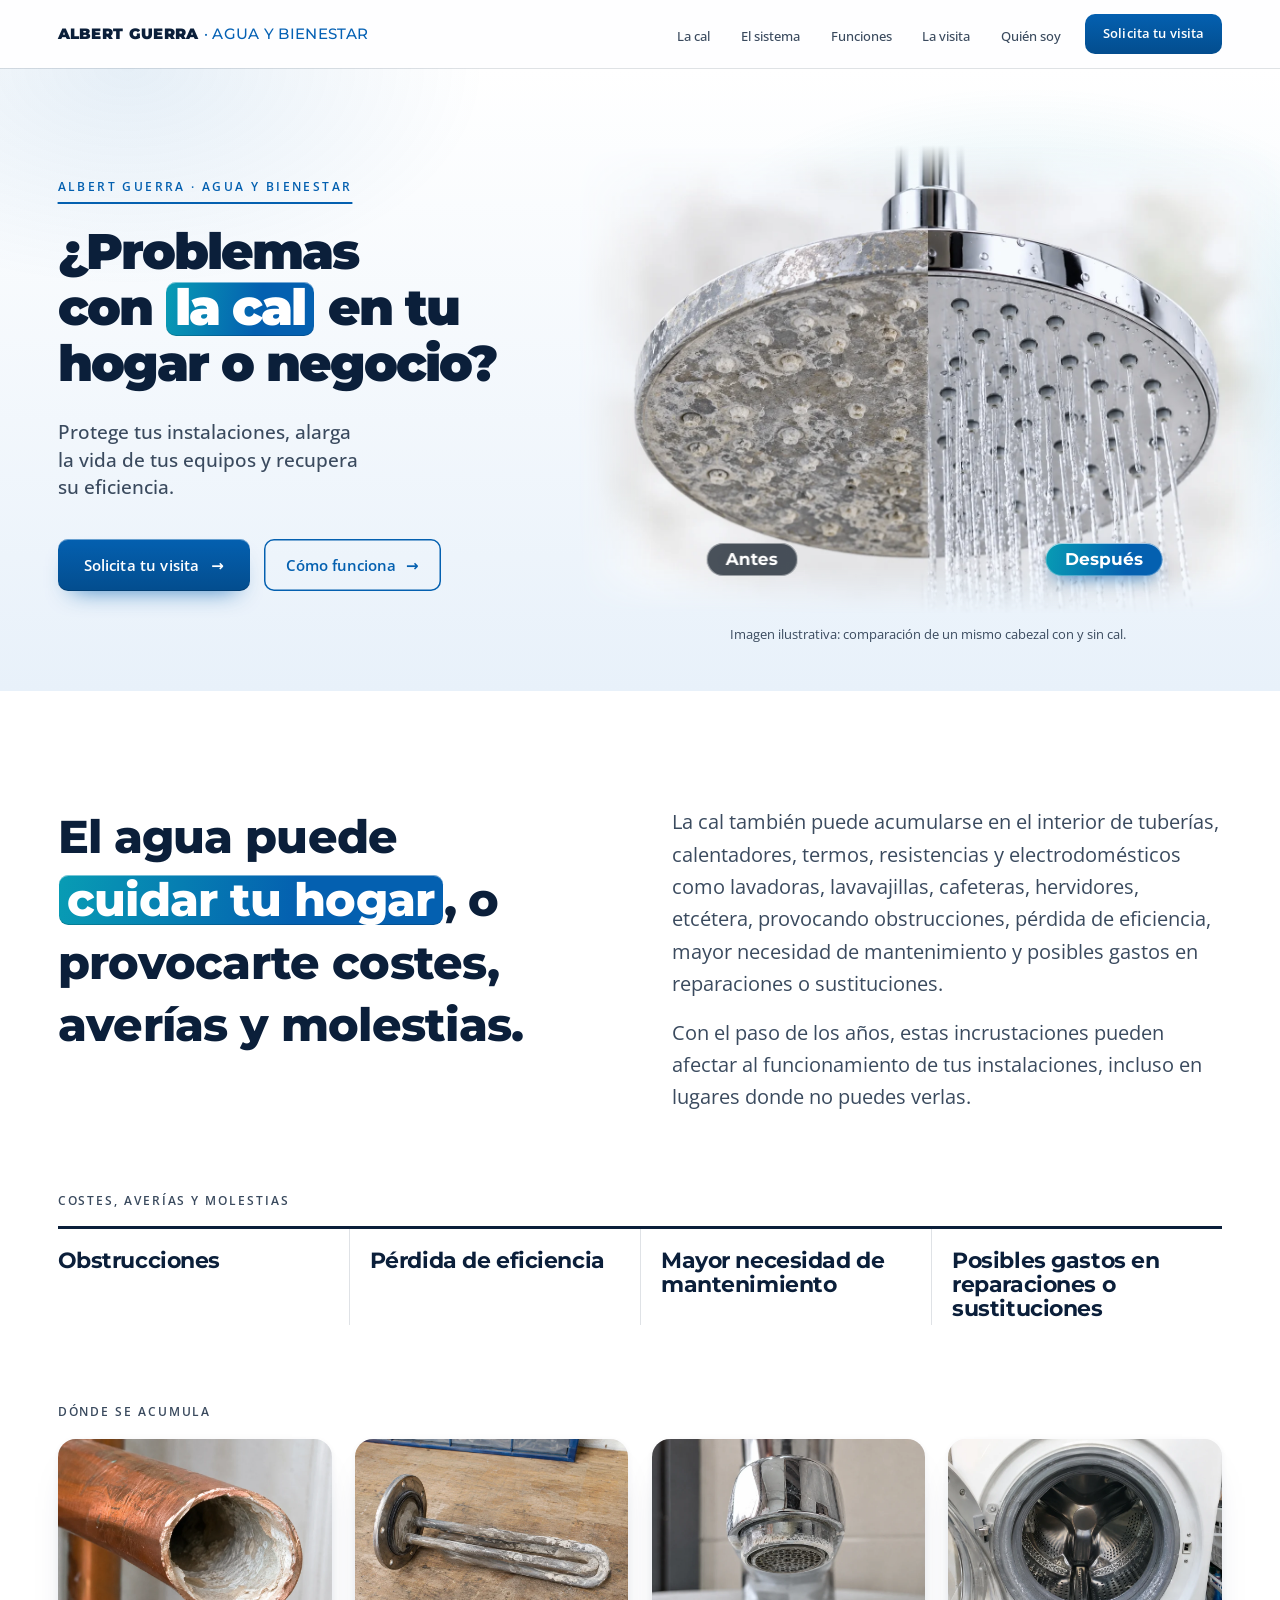
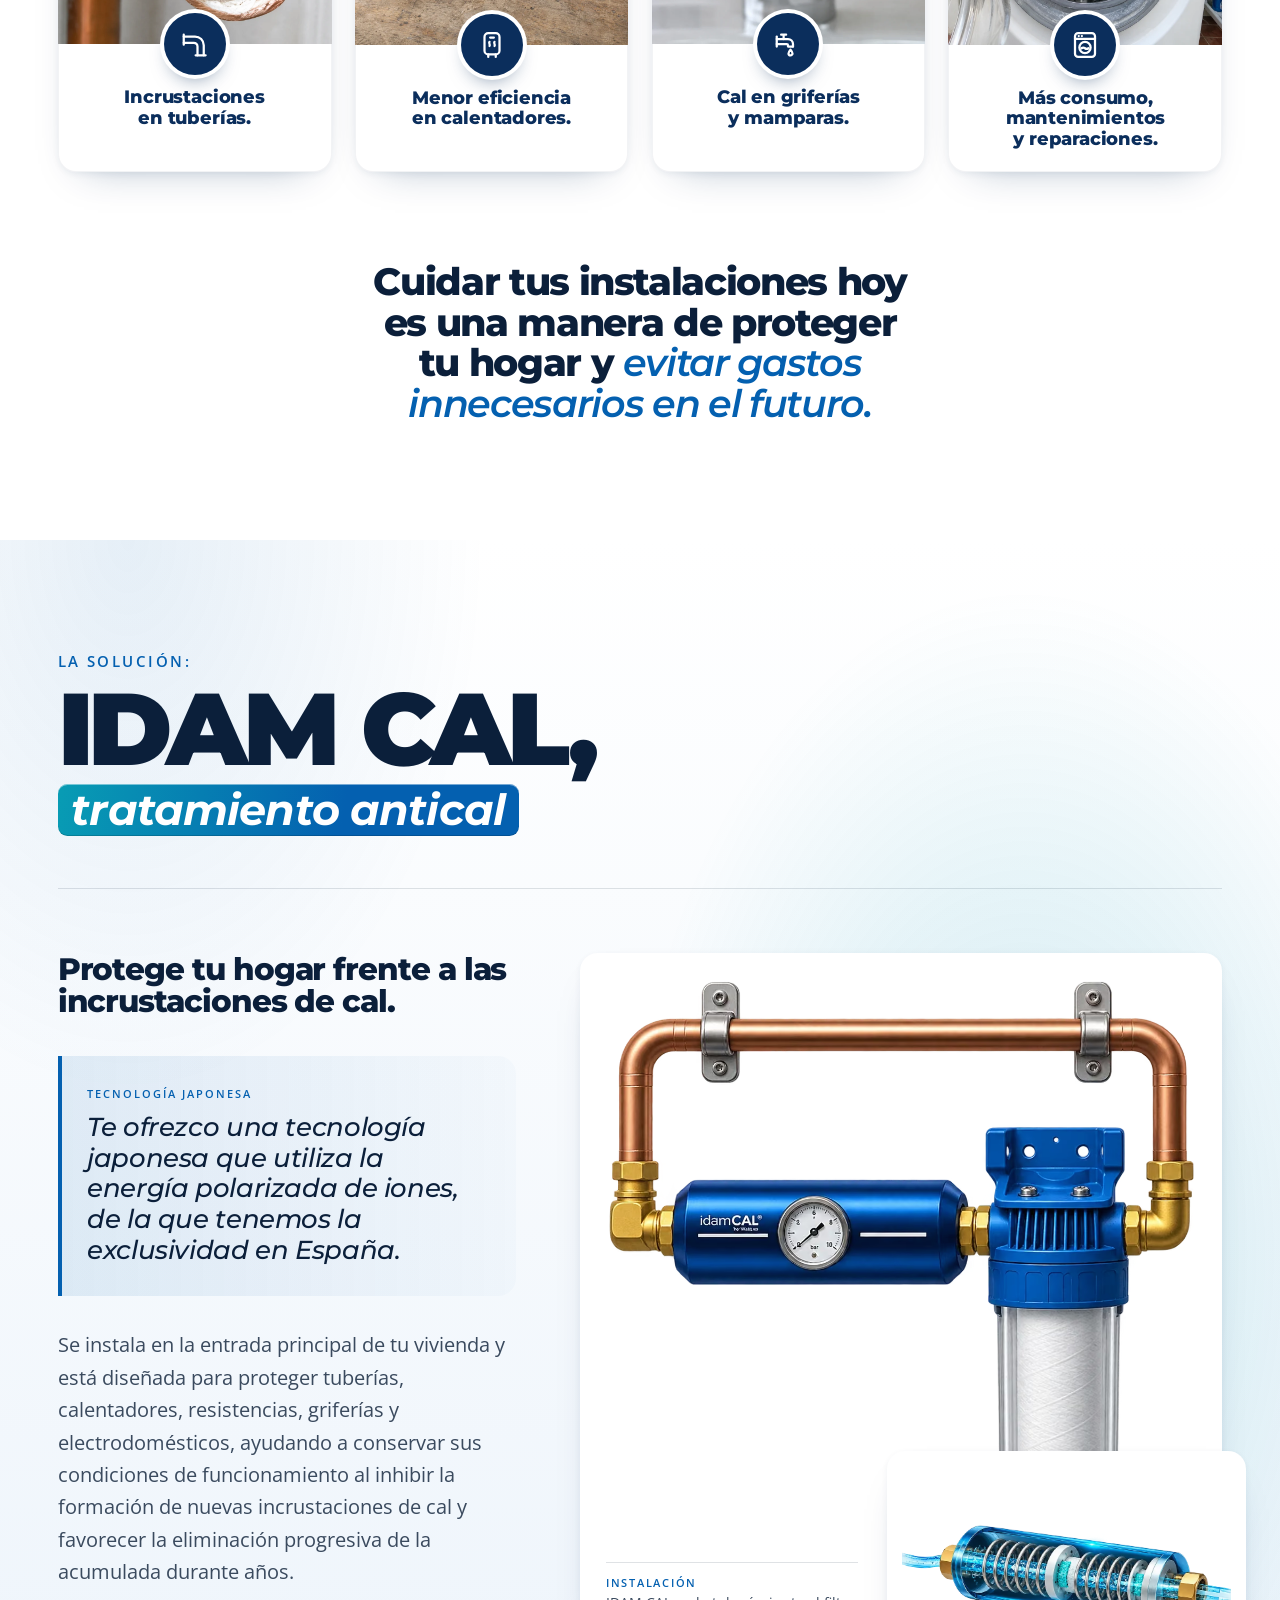
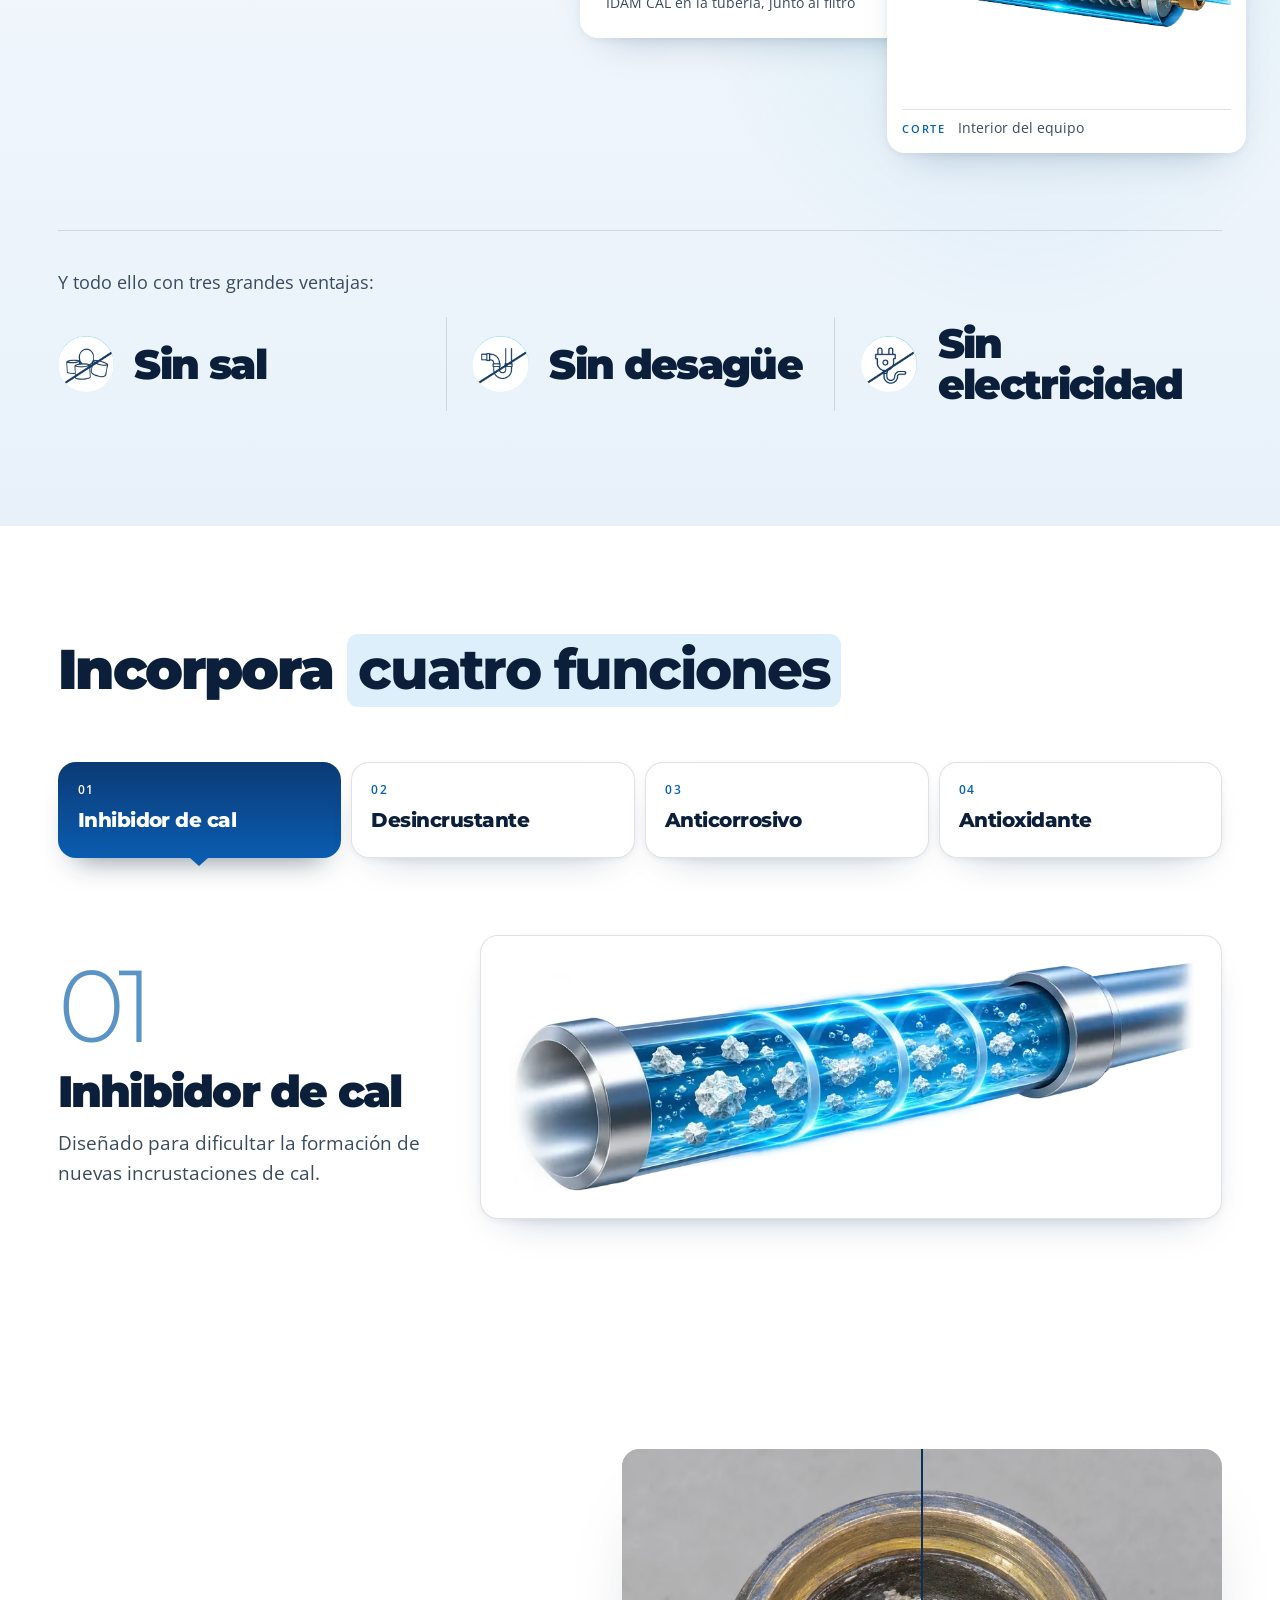
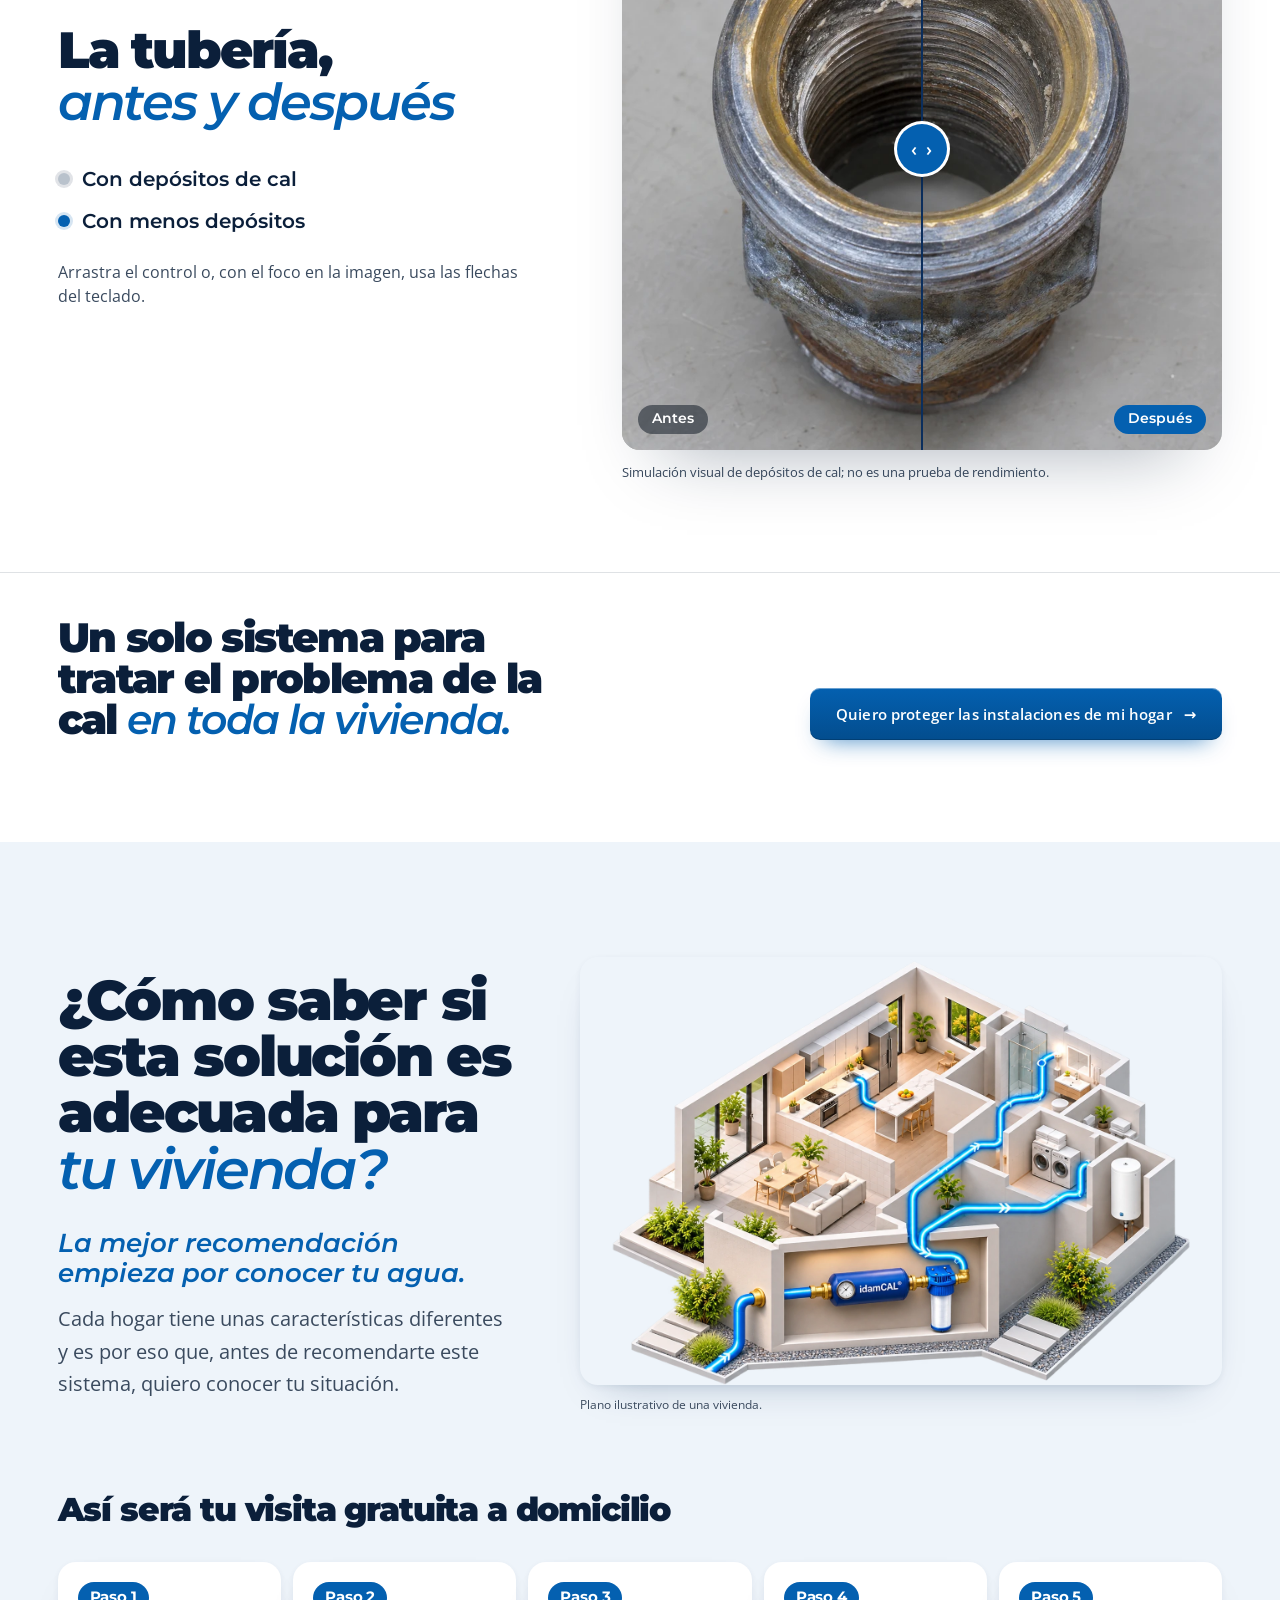
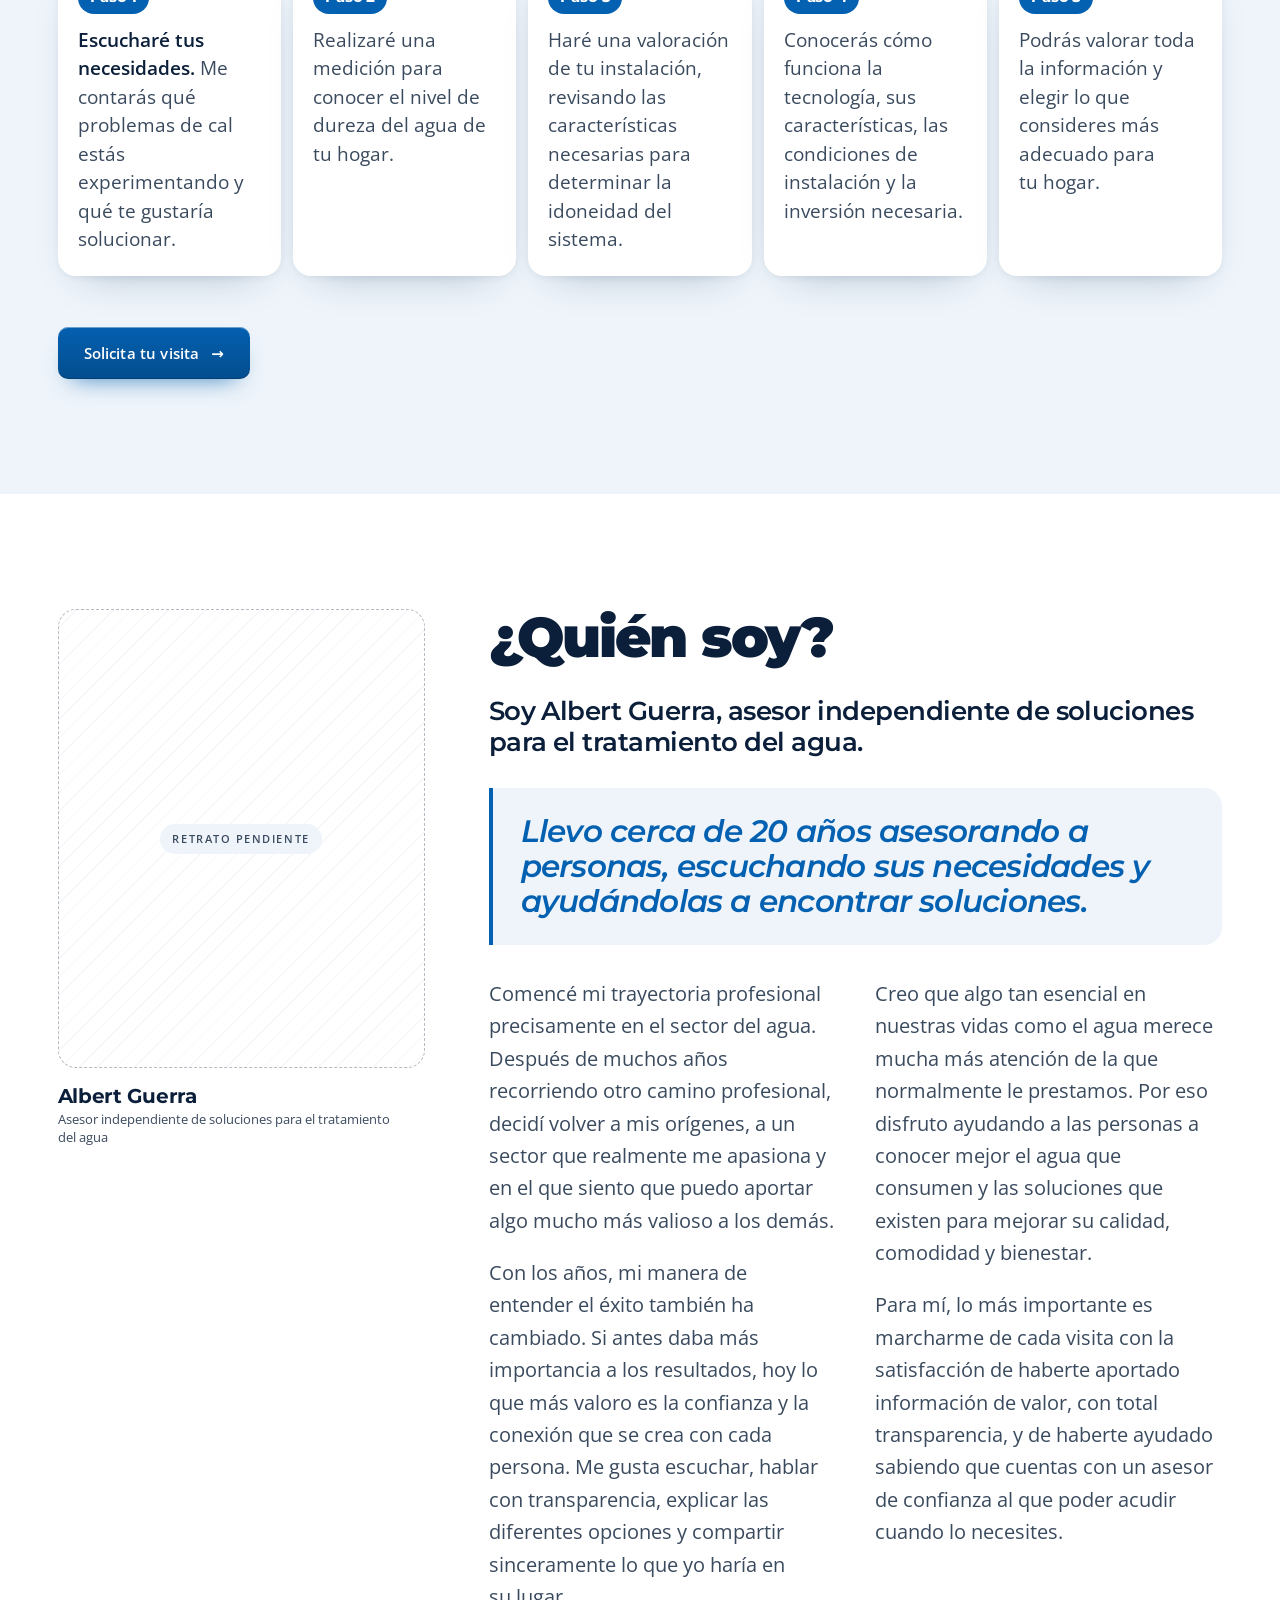
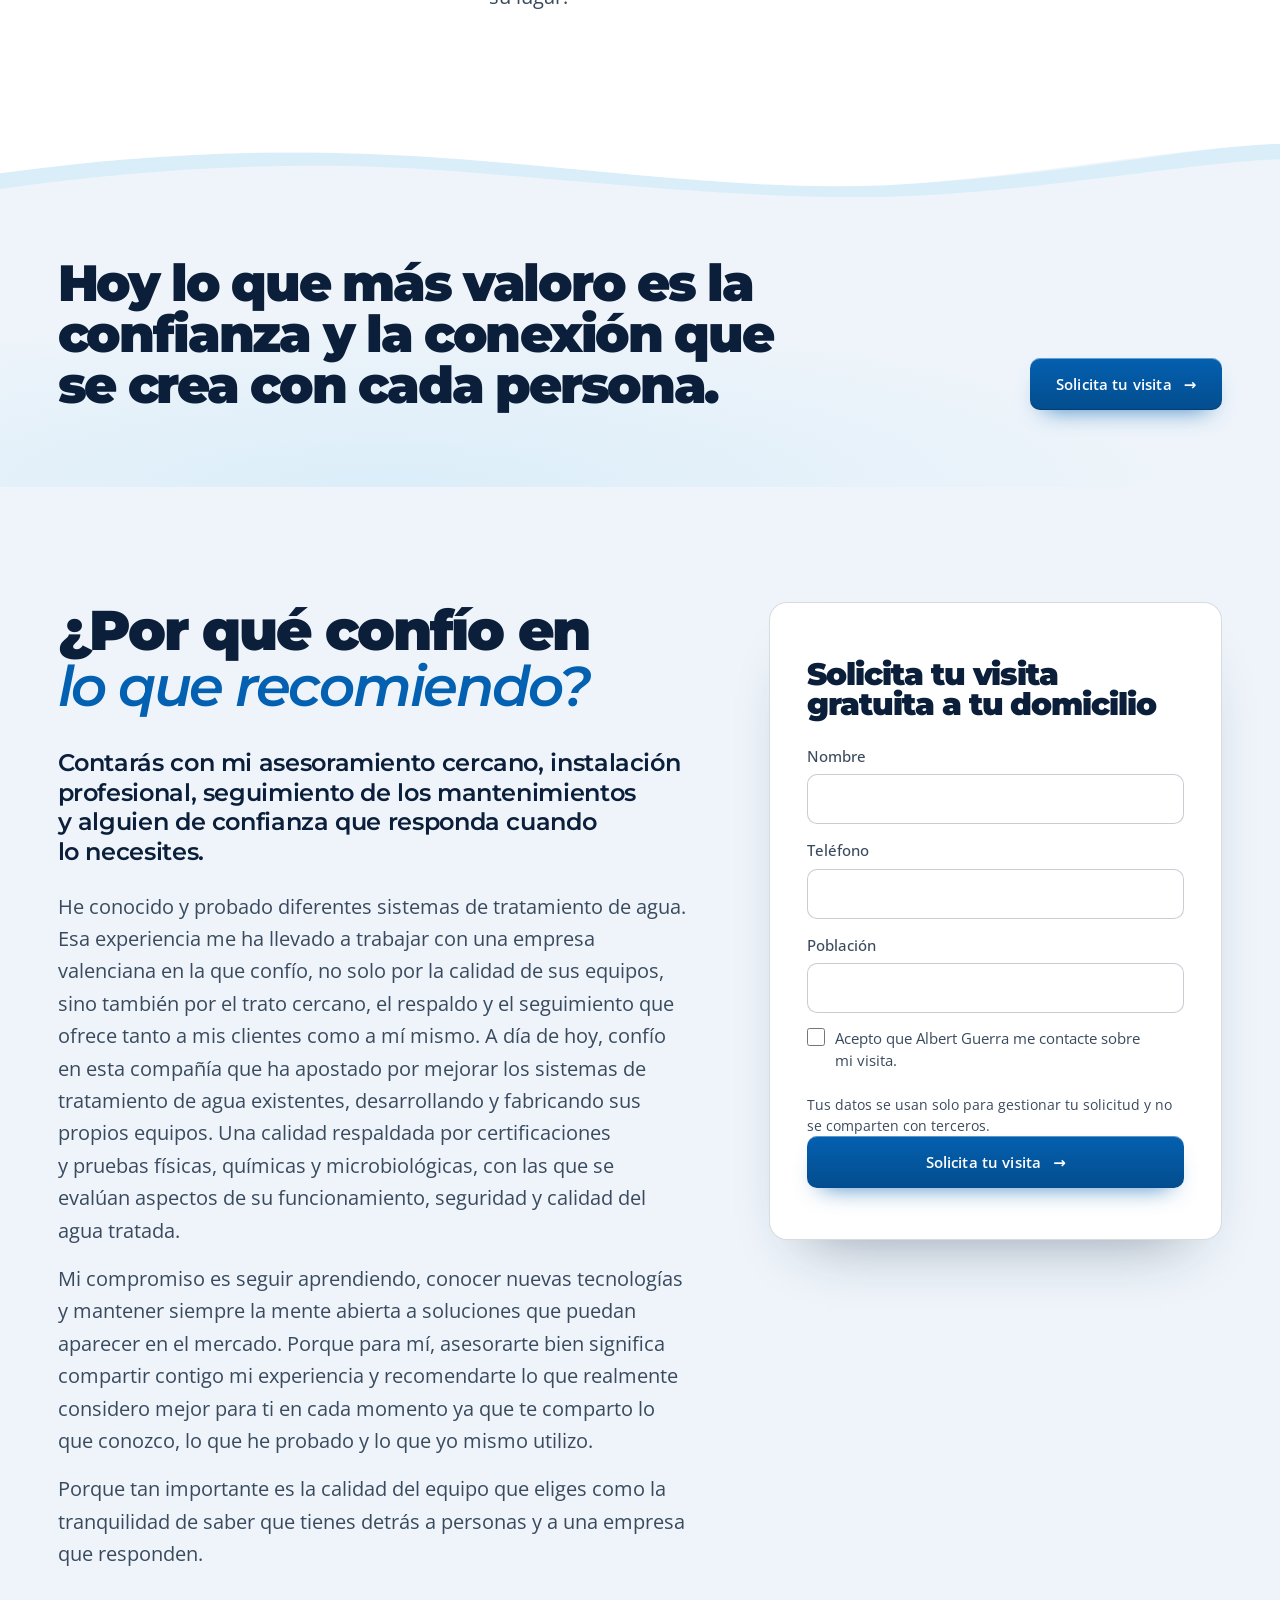
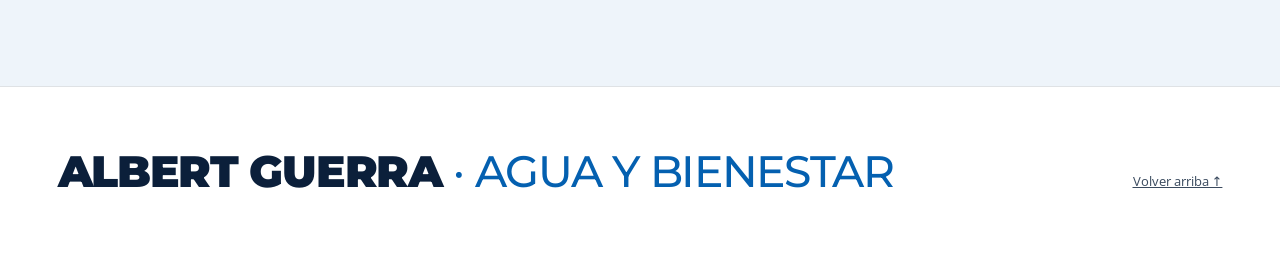
<file: index.html>
<!doctype html>
<html lang="es">
<head>
<meta charset="utf-8">
<meta name="robots" content="noindex, nofollow">
<meta name="viewport" content="width=device-width, initial-scale=1">
<title>Albert Guerra · Agua y Bienestar — Protege tu hogar de la cal</title>
<meta name="description" content="Protege tu hogar de las incrustaciones de cal y evita gastos innecesarios en reparaciones y sustituciones. Solicita tu visita gratuita a domicilio.">
<!--
  Material pendiente del cliente: retrato de Albert y foto de la alcachofa de ducha.
  Los cuatro ejemplos de cal son imágenes ilustrativas creadas con IA y así se declara en la página.
  El comparador y el plano van rotulados como simulación y plano ilustrativo.
-->
<meta property="og:type" content="website">
<meta property="og:locale" content="es_ES">
<meta property="og:title" content="Albert Guerra · Agua y Bienestar — Protege tu hogar de la cal">
<meta property="og:description" content="Protege tu hogar de las incrustaciones de cal y evita gastos innecesarios en reparaciones y sustituciones. Solicita tu visita gratuita a domicilio.">
<meta property="og:url" content="https://weavesdv.github.io/albert-guerra-landing/">
<link rel="icon" href="assets/favicon.svg" type="image/svg+xml">
<script>document.documentElement.classList.add('js')</script>
<link rel="preload" href="assets/fuente-4.woff2" as="font" type="font/woff2" crossorigin>
<link rel="preload" href="assets/fuente-6.woff2" as="font" type="font/woff2" crossorigin>
<link rel="stylesheet" href="styles.css?v=produccion-2026-11-25">
<script src="app.js" defer></script>
</head>
<body>

<a class="skip" href="#main">Saltar al contenido</a>

<header class="top">
  <div class="wrap top__in">
    <a class="brand" href="#inicio">Albert Guerra <span>· Agua y Bienestar</span></a>
    <nav class="top__nav" aria-label="Secciones">
      <ul>
        <li><a href="#cal">La cal</a></li>
        <li><a href="#sistema">El sistema</a></li>
        <li><a href="#funciones">Funciones</a></li>
        <li><a href="#visita">La visita</a></li>
        <li><a href="#albert">Quién soy</a></li>
      </ul>
    </nav>
    <a class="btn btn--primary btn--sm" href="#contacto">Solicita tu visita</a>
  </div>
</header>

<main id="main">

<!-- ============ CABECERA · estilo del anuncio: texto a la izquierda, ducha partida a la derecha. En móvil: texto y la imagen debajo ============ -->
<!-- la imagen es ilustrativa (generada), no una foto real de un cliente -->
<section class="hero" id="inicio" aria-labelledby="hero-t">
  <div class="wrap hero__in">
    <div class="hero__copy">
      <p class="kicker">Albert Guerra · Agua y Bienestar</p>
      <h1 class="hero__title" id="hero-t">¿Problemas con <span class="pill">la cal</span> en tu hogar o negocio?</h1>
      <p class="hero__sub">Protege tus instalaciones, alarga la vida de tus equipos y recupera su eficiencia.</p>
      <div class="actions">
        <a class="btn btn--primary" href="#contacto">Solicita tu visita <span class="arr" aria-hidden="true">→</span></a>
        <a class="hero__link" href="#sistema">Cómo funciona <span class="arr" aria-hidden="true">→</span></a>
      </div>
    </div>

    <figure class="hero__media">
      <div class="hero__frame">
        <img src="assets/hero-ducha-integrada.webp" width="1536" height="1024" alt="Cabezal de ducha partido en dos: la mitad izquierda cubierta de cal y la derecha limpia y con el agua saliendo." fetchpriority="high">
        <span class="hero__tag hero__tag--before">Antes</span>
        <span class="hero__tag hero__tag--after">Después</span>
      </div>
      <figcaption class="hero__cap">Imagen ilustrativa: comparación de un mismo cabezal con y sin cal.</figcaption>
    </figure>
  </div>
</section>

<!-- ============ 01 · EL PROBLEMA ============ -->
<section class="sec problem" id="cal" aria-labelledby="cal-t">
  <div class="wrap">
    <h2 class="sr-only" id="cal-t">La cal</h2>

    <div class="problem__cols">
      <p class="problem__lead">El agua puede <span class="nb"><span class="pill">cuidar tu hogar</span>,</span> o provocarte costes, averías y molestias.</p>
      <div class="problem__body">
        <p>La cal también puede acumularse en el interior de tuberías, calentadores, termos, resistencias y electrodomésticos como lavadoras, lavavajillas, cafeteras, hervidores, etcétera, provocando obstrucciones, pérdida de eficiencia, mayor necesidad de mantenimiento y posibles gastos en reparaciones o sustituciones.</p>
        <p>Con el paso de los años, estas incrustaciones pueden afectar al funcionamiento de tus instalaciones, incluso en lugares donde no puedes verlas.</p>
      </div>
    </div>

    <div class="ledger">
      <p class="label">Costes, averías y molestias</p>
      <ol class="ledger__list">
        <li>Obstrucciones</li>
        <li>Pérdida de eficiencia</li>
        <li>Mayor necesidad de mantenimiento</li>
        <li>Posibles gastos en reparaciones o sustituciones</li>
      </ol>
    </div>

    <div class="examples" id="donde-se-acumula">
      <div class="examples__head">
        <p class="label">Dónde se acumula</p>
      </div>
      <ul class="examples__grid">
        <li class="ex">
          <img src="assets/cal-tuberia.webp" width="960" height="720" alt="Depósitos blancos en el interior de una tubería de cobre cortada." loading="lazy">
          <span class="ex__icon" aria-hidden="true"><svg viewBox="0 0 24 24" width="24" height="24" fill="none" stroke="#fff" stroke-width="1.8" stroke-linecap="round" stroke-linejoin="round"><path d="M3 6h9a7 7 0 0 1 7 7v8"/><path d="M3 11h8a3 3 0 0 1 3 3v7"/><path d="M3 4.5v8M12.5 21h8"/></svg></span>
          <p class="ex__name">Incrustaciones en tuberías.</p>
        </li>
        <li class="ex">
          <img src="assets/cal-resistencia.webp" width="960" height="720" alt="Resistencia de un termo con manchas blancas de cal sobre el metal." loading="lazy">
          <span class="ex__icon" aria-hidden="true"><svg viewBox="0 0 24 24" width="24" height="24" fill="none" stroke="#fff" stroke-width="1.8" stroke-linecap="round" stroke-linejoin="round"><rect x="6" y="2.5" width="12" height="17" rx="3"/><path d="M9 19.5v2M15 19.5v2"/><path d="M10 9.5c-1 1.1 1 2.2 0 3.3M14 9.5c-1 1.1 1 2.2 0 3.3"/><path d="M10.5 6h3"/></svg></span>
          <p class="ex__name">Menor eficiencia en calentadores.</p>
        </li>
        <li class="ex">
          <img src="assets/cal-grifo.webp" width="960" height="720" alt="Depósitos de cal alrededor del aireador de un grifo cromado." loading="lazy">
          <span class="ex__icon" aria-hidden="true"><svg viewBox="0 0 24 24" width="24" height="24" fill="none" stroke="#fff" stroke-width="1.8" stroke-linecap="round" stroke-linejoin="round"><path d="M3 8h9a4 4 0 0 1 4 4v2"/><path d="M3 12h8a1 1 0 0 1 1 1v1h4"/><path d="M3 6v8"/><path d="M8.5 8V4.5M6.5 4.5h4"/><path d="M14 16.5s-1.6 1.9-1.6 3a1.6 1.6 0 0 0 3.2 0c0-1.1-1.6-3-1.6-3z"/></svg></span>
          <p class="ex__name">Cal en griferías y mamparas.</p>
        </li>
        <li class="ex">
          <img src="assets/cal-lavadora.webp" width="960" height="720" alt="Depósitos blancos en la junta de una lavadora de carga frontal." loading="lazy">
          <span class="ex__icon" aria-hidden="true"><svg viewBox="0 0 24 24" width="24" height="24" fill="none" stroke="#fff" stroke-width="1.8" stroke-linecap="round" stroke-linejoin="round"><rect x="4" y="2.5" width="16" height="19" rx="2.5"/><path d="M4 7h16"/><path d="M7 4.8h.01M9.5 4.8h.01"/><circle cx="12" cy="14" r="4.5"/><path d="M9.2 14.6c.9-.7 1.9-.7 2.8 0s1.9.7 2.8 0"/></svg></span>
          <p class="ex__name">Más consumo, mantenimientos y reparaciones.</p>
        </li>
      </ul>
    </div>

    <p class="statement">Cuidar tus instalaciones hoy es una manera de proteger tu hogar y <em>evitar gastos innecesarios en el futuro.</em></p>
  </div>
</section>

<!-- ============ 02 · LA SOLUCIÓN · azul verdoso, títulos en blanco ============ -->
<section class="sec solution" id="sistema" aria-labelledby="sis-t">
  <div class="wrap">
    <header class="solution__head">
      <h2 class="solution__title" id="sis-t"><span class="solution__kicker">La solución:</span> IDAM CAL, <em>tratamiento antical</em></h2>
    </header>

    <div class="solution__grid">
      <div class="solution__copy">
        <p class="solution__h3">Protege tu hogar frente a las incrustaciones de cal.</p>
        <p class="jp"><span class="jp__tag">Tecnología japonesa</span>Te ofrezco una tecnología japonesa que utiliza la energía polarizada de iones, de la que tenemos la exclusividad en España.</p>
        <p class="solution__body">Se instala en la entrada principal de tu vivienda y está diseñada para proteger tuberías, calentadores, resistencias, griferías y electrodomésticos, ayudando a conservar sus condiciones de funcionamiento al inhibir la formación de nuevas incrustaciones de cal y favorecer la eliminación progresiva de la acumulada durante años.</p>
      </div>

      <div class="solution__media">
        <figure class="plate plate--instal">
          <img src="assets/instalacion.avif" width="1000" height="748" alt="IDAM CAL montado en la tubería de cobre junto al filtro" loading="lazy">
          <figcaption class="plate__cap"><span>Instalación</span>IDAM CAL en la tubería, junto al filtro</figcaption>
        </figure>
        <figure class="plate plate--corte">
          <img src="assets/corte.avif" width="1000" height="715" alt="Corte del interior del equipo: espirales, paso del agua y núcleos turquesa" loading="lazy">
          <figcaption class="plate__cap"><span>Corte</span>Interior del equipo</figcaption>
        </figure>
      </div>
    </div>

    <div class="perks">
      <p class="perks__intro">Y todo ello con tres grandes ventajas:</p>
      <ul class="perks__row">
        <li>
          <img src="assets/catalogo-sin-sal.webp" width="180" height="180" alt="" loading="lazy">
          <span>Sin sal</span>
        </li>
        <li>
          <img src="assets/catalogo-sin-desague.webp" width="180" height="180" alt="" loading="lazy">
          <span>Sin desagüe</span>
        </li>
        <li>
          <img src="assets/catalogo-sin-electricidad.webp" width="180" height="180" alt="" loading="lazy">
          <span>Sin electricidad</span>
        </li>
      </ul>

    </div>
  </div>
</section>

<!-- ============ 02 · CUATRO FUNCIONES + COMPARADOR ============ -->
<section class="sec functions" id="funciones" aria-labelledby="fn-t">
  <div class="wrap">
    <header class="head head--split">
      <h2 class="h2" id="fn-t">Incorpora <em>cuatro funciones</em></h2>
    </header>

    <!-- pestañas: sin JS se ven los cuatro paneles seguidos -->
    <div class="tabs" data-tabs>
      <div class="tabs__list" role="tablist" aria-label="Las cuatro funciones del sistema">
        <button class="tab" type="button" role="tab" id="tab-1" aria-selected="true" aria-controls="panel-1"><span class="tab__n">01</span><span class="tab__t">Inhibidor de cal</span></button>
        <button class="tab" type="button" role="tab" id="tab-2" aria-selected="false" aria-controls="panel-2"><span class="tab__n">02</span><span class="tab__t">Desincrustante</span></button>
        <button class="tab" type="button" role="tab" id="tab-3" aria-selected="false" aria-controls="panel-3"><span class="tab__n">03</span><span class="tab__t">Anticorrosivo</span></button>
        <button class="tab" type="button" role="tab" id="tab-4" aria-selected="false" aria-controls="panel-4"><span class="tab__n">04</span><span class="tab__t">Antioxidante</span></button>
      </div>

      <div class="tabs__panels">
        <div class="panel" role="tabpanel" id="panel-1" aria-labelledby="tab-1" tabindex="0">
          <div class="panel__copy">
            <p class="panel__n">01</p>
            <h3 class="panel__t">Inhibidor de cal</h3>
            <p class="panel__d">Diseñado para dificultar la formación de nuevas incrustaciones de cal.</p>
          </div>
          <figure class="plate panel__fig"><img src="assets/accion-inhibidor.avif" width="1008" height="340" alt="Corte de tubería con cristales blancos de cal en el agua, rodeados por anillos de luz" loading="lazy"></figure>
        </div>
        <div class="panel" role="tabpanel" id="panel-2" aria-labelledby="tab-2" tabindex="0" hidden>
          <div class="panel__copy">
            <p class="panel__n">02</p>
            <h3 class="panel__t">Desincrustante</h3>
            <p class="panel__d">Orientado a favorecer la eliminación progresiva de la cal acumulada durante años.</p>
          </div>
          <figure class="plate panel__fig"><img src="assets/accion-desincrustante.avif" width="1008" height="337" alt="Corte de tubería con una costra blanca de cal adherida que se deshace y deja paso al agua limpia" loading="lazy"></figure>
        </div>
        <div class="panel" role="tabpanel" id="panel-3" aria-labelledby="tab-3" tabindex="0" hidden>
          <div class="panel__copy">
            <p class="panel__n">03</p>
            <h3 class="panel__t">Anticorrosivo</h3>
            <p class="panel__d">Concebido para contribuir a la protección de las instalaciones frente a determinados procesos de corrosión.</p>
          </div>
          <figure class="plate panel__fig"><img src="assets/accion-anticorrosivo.avif" width="1008" height="335" alt="Corte de tubería con una capa de óxido marrón en la pared que da paso a agua limpia" loading="lazy"></figure>
        </div>
        <div class="panel" role="tabpanel" id="panel-4" aria-labelledby="tab-4" tabindex="0" hidden>
          <div class="panel__copy">
            <p class="panel__n">04</p>
            <h3 class="panel__t">Antioxidante</h3>
            <p class="panel__d">Diseñado para ayudar a proteger las tuberías frente a la oxidación asociada al contacto con el agua.</p>
          </div>
          <figure class="plate panel__fig"><img src="assets/accion-antioxidante.avif" width="1008" height="325" alt="Corte de tubería con burbujas naranjas de oxígeno que dan paso a agua limpia" loading="lazy"></figure>
        </div>
      </div>
    </div>
  </div>

  <div class="compare" id="comparador">
    <div class="wrap compare__grid">
      <div class="compare__copy">
        <h3 class="compare__t">La tubería, <em>antes y después</em></h3>
        <ul class="compare__key">
          <li><i class="dot dot--before" aria-hidden="true"></i>Con depósitos de cal</li>
          <li><i class="dot dot--after" aria-hidden="true"></i>Con menos depósitos</li>
        </ul>
        <p class="compare__hint">Arrastra el control o, con el foco en la imagen, usa las flechas del teclado.</p>

      </div>

      <figure class="ba">
        <div class="ba__frame" id="ba" style="--p:50%">
          <img class="ba__img ba__after" src="assets/racor-despues-moderado.webp" width="900" height="900" alt="Racor roscado con menos depósitos de cal en el interior." loading="lazy">
          <img class="ba__img ba__before" src="assets/racor-antes-moderado.webp" width="900" height="900" alt="Racor roscado con depósitos leves de cal y el paso abierto." loading="lazy">
          <span class="ba__tag ba__tag--before" aria-hidden="true">Antes</span>
          <span class="ba__tag ba__tag--after" aria-hidden="true">Después</span>
          <span class="ba__handle" aria-hidden="true"><span class="ba__knob">‹ ›</span></span>
          <input class="ba__range" type="range" min="0" max="100" step="1" value="50" aria-label="Comparar el racor con depósitos de cal y con menos depósitos">
        </div>
        <figcaption class="ba__cap">Simulación visual de depósitos de cal; no es una prueba de rendimiento.</figcaption>
      </figure>
    </div>

    <div class="wrap one">
      <p class="one__t">Un solo sistema para tratar el problema de la cal <em>en toda la vivienda.</em></p>
      <a class="btn btn--primary" href="#contacto">Quiero proteger las instalaciones de mi hogar <span class="arr" aria-hidden="true">→</span></a>
    </div>
  </div>
</section>

<!-- ============ 03 · LA VISITA ============ -->
<section class="sec visit" id="visita" aria-labelledby="vis-t">
  <div class="wrap visit__grid">
    <div class="visit__copy">
      <h2 class="h2" id="vis-t">¿Cómo saber si esta solución es adecuada para <em>tu vivienda?</em></h2>
      <p class="visit__lead">La mejor recomendación empieza por conocer tu agua.</p>
      <p class="visit__body">Cada hogar tiene unas características diferentes y es por eso que, antes de recomendarte este sistema, quiero conocer tu situación.</p>
    </div>
    <figure class="visit__map">
      <img src="assets/visita-plano-renovado.webp" width="1536" height="1024" alt="Corte isométrico de una vivienda con el recorrido del agua: entrada con el sistema idamCAL, cocina, baño, lavadero y termo." loading="lazy">
      <figcaption>Plano ilustrativo de una vivienda.</figcaption>
    </figure>
  </div>

  <div class="wrap">
    <h3 class="steps__h">Así será tu visita gratuita a domicilio</h3>
    <ol class="steps">
      <li><span class="steps__n">Paso 1</span><p><strong>Escucharé tus necesidades.</strong> Me contarás qué problemas de cal estás experimentando y qué te gustaría solucionar.</p></li>
      <li><span class="steps__n">Paso 2</span><p>Realizaré una medición para conocer el nivel de dureza del agua de tu hogar.</p></li>
      <li><span class="steps__n">Paso 3</span><p>Haré una valoración de tu instalación, revisando las características necesarias para determinar la idoneidad del sistema.</p></li>
      <li><span class="steps__n">Paso 4</span><p>Conocerás cómo funciona la tecnología, sus características, las condiciones de instalación y la inversión necesaria.</p></li>
      <li><span class="steps__n">Paso 5</span><p>Podrás valorar toda la información y elegir lo que consideres más adecuado para tu hogar.</p></li>
    </ol>
    <a class="btn btn--primary" href="#contacto">Solicita tu visita <span class="arr" aria-hidden="true">→</span></a>
  </div>
</section>

<!-- ============ 04 · QUIÉN SOY · sin «20» suelto; franja azul verdosa debajo ============ -->
<section class="sec about" id="albert" aria-labelledby="alb-t">
  <div class="wrap about__grid">
    <figure class="about__portrait">
      <div class="pending pending--tall" role="img" aria-label="Retrato de Albert Guerra pendiente"><span>Retrato pendiente</span></div>
      <figcaption><b>Albert Guerra</b>Asesor independiente de soluciones para el tratamiento del agua</figcaption>
    </figure>

    <div class="about__copy">
      <h2 class="h2" id="alb-t">¿Quién soy?</h2>
      <p class="about__lead">Soy Albert Guerra, asesor independiente de soluciones para el tratamiento del agua.</p>
      <p class="about__years">Llevo cerca de 20 años asesorando a personas, escuchando sus necesidades y ayudándolas a encontrar soluciones.</p>
      <div class="about__prose">
        <p>Comencé mi trayectoria profesional precisamente en el sector del agua. Después de muchos años recorriendo otro camino profesional, decidí volver a mis orígenes, a un sector que realmente me apasiona y en el que siento que puedo aportar algo mucho más valioso a los demás.</p>
        <p>Con los años, mi manera de entender el éxito también ha cambiado. Si antes daba más importancia a los resultados, hoy lo que más valoro es la confianza y la conexión que se crea con cada persona. Me gusta escuchar, hablar con transparencia, explicar las diferentes opciones y compartir sinceramente lo que yo haría en su lugar.</p>
        <p>Creo que algo tan esencial en nuestras vidas como el agua merece mucha más atención de la que normalmente le prestamos. Por eso disfruto ayudando a las personas a conocer mejor el agua que consumen y las soluciones que existen para mejorar su calidad, comodidad y bienestar.</p>
        <p>Para mí, lo más importante es marcharme de cada visita con la satisfacción de haberte aportado información de valor, con total transparencia, y de haberte ayudado sabiendo que cuentas con un asesor de confianza al que poder acudir cuando lo necesites.</p>
      </div>
    </div>
  </div>

  <!-- franja pedida por Albert; la frase destacada es provisional (confirmar) -->
  <div class="band">
    <svg class="band__wave" viewBox="0 0 1440 90" preserveAspectRatio="none" aria-hidden="true" focusable="false">
      <path class="band__wave-glow" d="M0 58C180 30 340 24 520 40s340 44 520 30 300-46 400-50v20C1340 44 1200 76 1040 86s-340-14-520-30S180 50 0 78z"/>
      <path d="M0 0h1440v20c-100 4-240 34-400 50s-340-14-520-30S180 30 0 58z"/>
    </svg>
    <div class="wrap band__in">
      <p class="band__line">Hoy lo que más valoro es la confianza y la conexión que se crea con cada persona.</p>
      <a class="btn btn--primary" href="#contacto">Solicita tu visita <span class="arr" aria-hidden="true">→</span></a>
    </div>
  </div>
</section>

<!-- ============ 05 · CONFIANZA + CONTACTO ============ -->
<section class="sec trust" id="contacto" aria-labelledby="tr-t">
  <div class="wrap trust__grid">
    <div class="trust__copy">
      <h2 class="h2" id="tr-t">¿Por qué confío en <em>lo que recomiendo?</em></h2>
      <p class="trust__key">Contarás con mi asesoramiento cercano, instalación profesional, seguimiento de los mantenimientos y alguien de confianza que responda cuando lo necesites.</p>
      <div class="trust__prose">
        <p>He conocido y probado diferentes sistemas de tratamiento de agua. Esa experiencia me ha llevado a trabajar con una empresa valenciana en la que confío, no solo por la calidad de sus equipos, sino también por el trato cercano, el respaldo y el seguimiento que ofrece tanto a mis clientes como a mí mismo. A día de hoy, confío en esta compañía que ha apostado por mejorar los sistemas de tratamiento de agua existentes, desarrollando y fabricando sus propios equipos. Una calidad respaldada por certificaciones y pruebas físicas, químicas y microbiológicas, con las que se evalúan aspectos de su funcionamiento, seguridad y calidad del agua tratada.</p>
        <p>Mi compromiso es seguir aprendiendo, conocer nuevas tecnologías y mantener siempre la mente abierta a soluciones que puedan aparecer en el mercado. Porque para mí, asesorarte bien significa compartir contigo mi experiencia y recomendarte lo que realmente considero mejor para ti en cada momento ya que te comparto lo que conozco, lo que he probado y lo que yo mismo utilizo.</p>
        <p>Porque tan importante es la calidad del equipo que eliges como la tranquilidad de saber que tienes detrás a personas y a una empresa que responden.</p>
      </div>
    </div>

    <!-- formulario conectado al webhook de aviso; los leads llegan por correo a Weaves mientras Albert confirma su destino final -->
    <form class="form" id="form" action="https://n8n.weavewp.com/webhook/albert-visita-2026" method="post" aria-labelledby="form-t">
      <h2 class="form__t" id="form-t">Solicita tu visita gratuita a tu domicilio</h2>
      <div class="field"><label for="f-name">Nombre</label><input id="f-name" name="nombre" autocomplete="name" required></div>
      <div class="field"><label for="f-tel">Teléfono</label><input id="f-tel" name="telefono" type="tel" inputmode="tel" autocomplete="tel" required></div>
      <div class="field"><label for="f-town">Población</label><input id="f-town" name="poblacion" autocomplete="address-level2"></div>
      <div class="hp" aria-hidden="true"><label for="f-empresa">No rellenar</label><input id="f-empresa" name="empresa" tabindex="-1" autocomplete="off"></div>
      <label class="check"><input type="checkbox" required> <span>Acepto que Albert Guerra me contacte sobre mi visita.</span></label>
      <p class="form__note">Tus datos se usan solo para gestionar tu solicitud y no se comparten con terceros.</p>
      <div class="form__btns">
        <button class="btn btn--primary" type="submit">Solicita tu visita <span class="arr" aria-hidden="true">→</span></button>
      </div>
      <p class="form__status" id="form-status" role="status" aria-live="polite"></p>
    </form>
  </div>
</section>

</main>

<footer class="foot">
  <div class="wrap foot__in">
    <p class="foot__word">Albert Guerra <span>· Agua y Bienestar</span></p>
    <a href="#inicio">Volver arriba ↑</a>
  </div>
</footer>

</body>
</html>
</file>
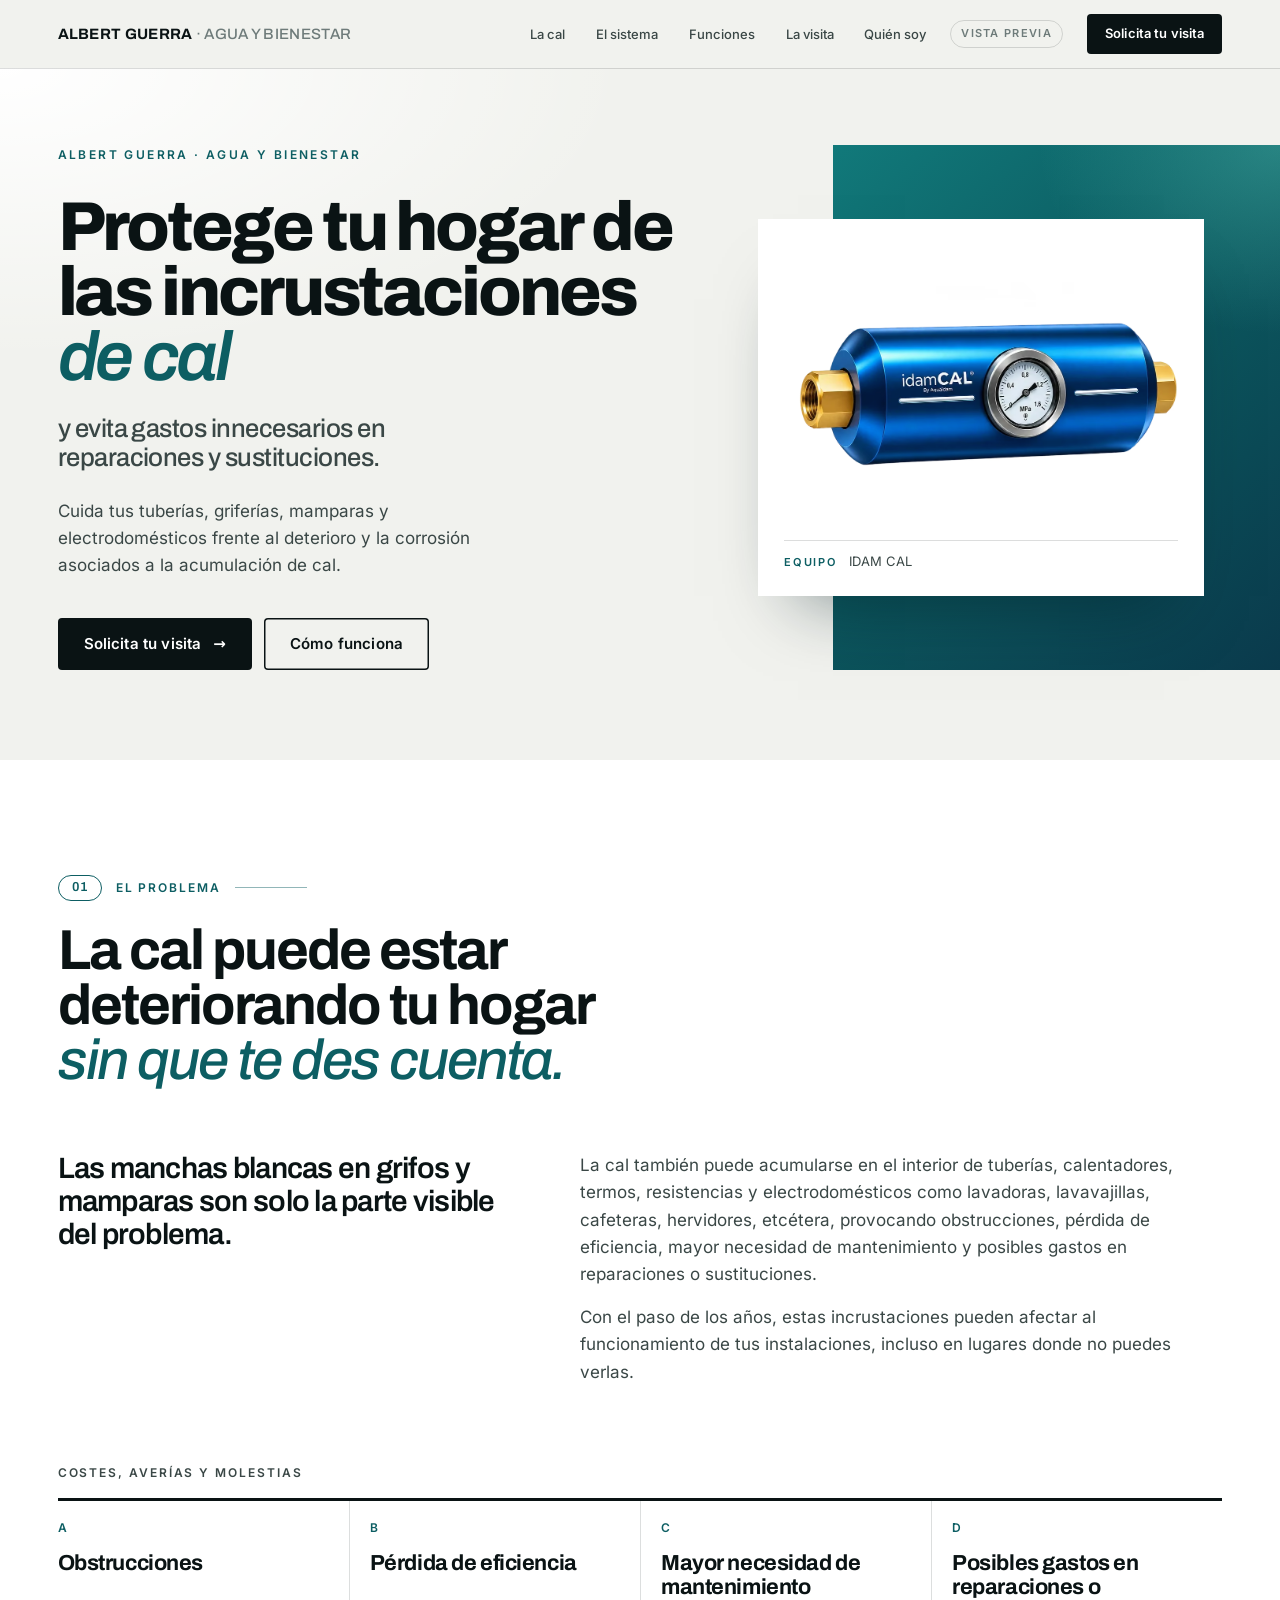
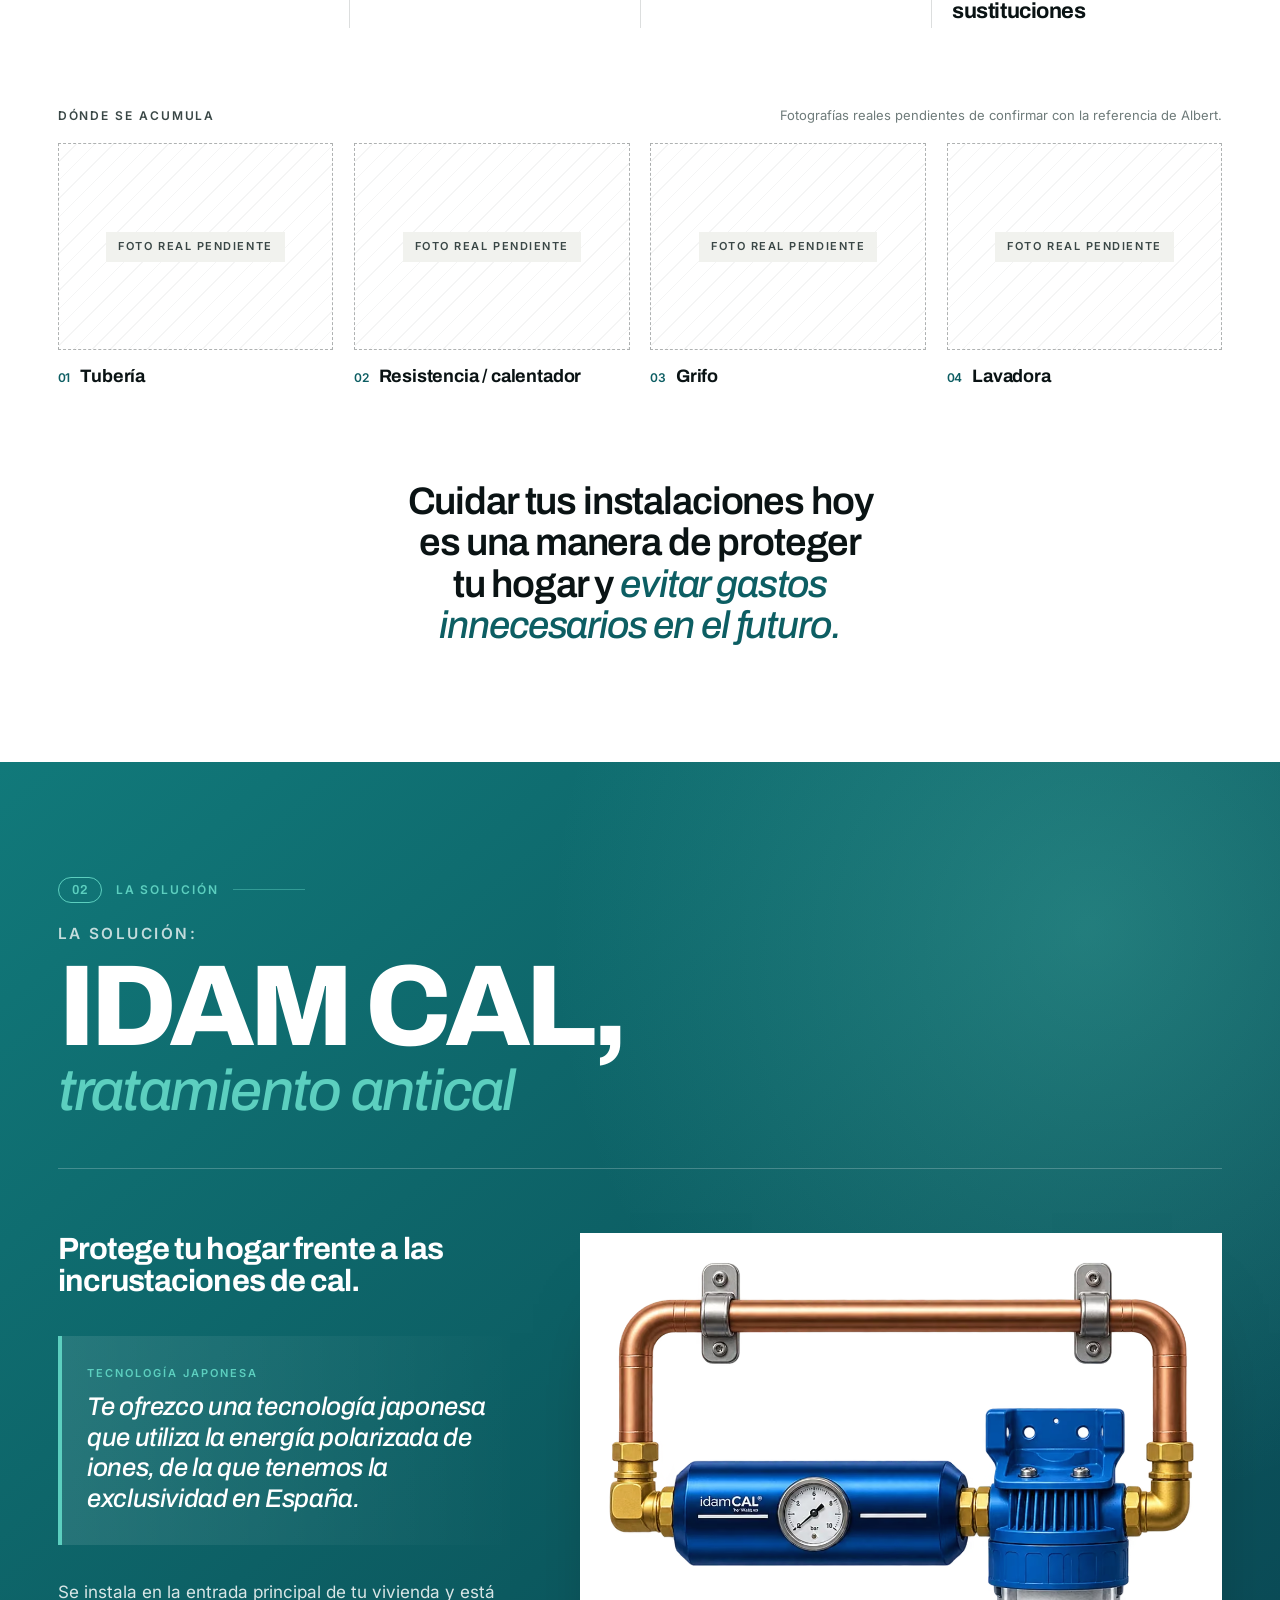
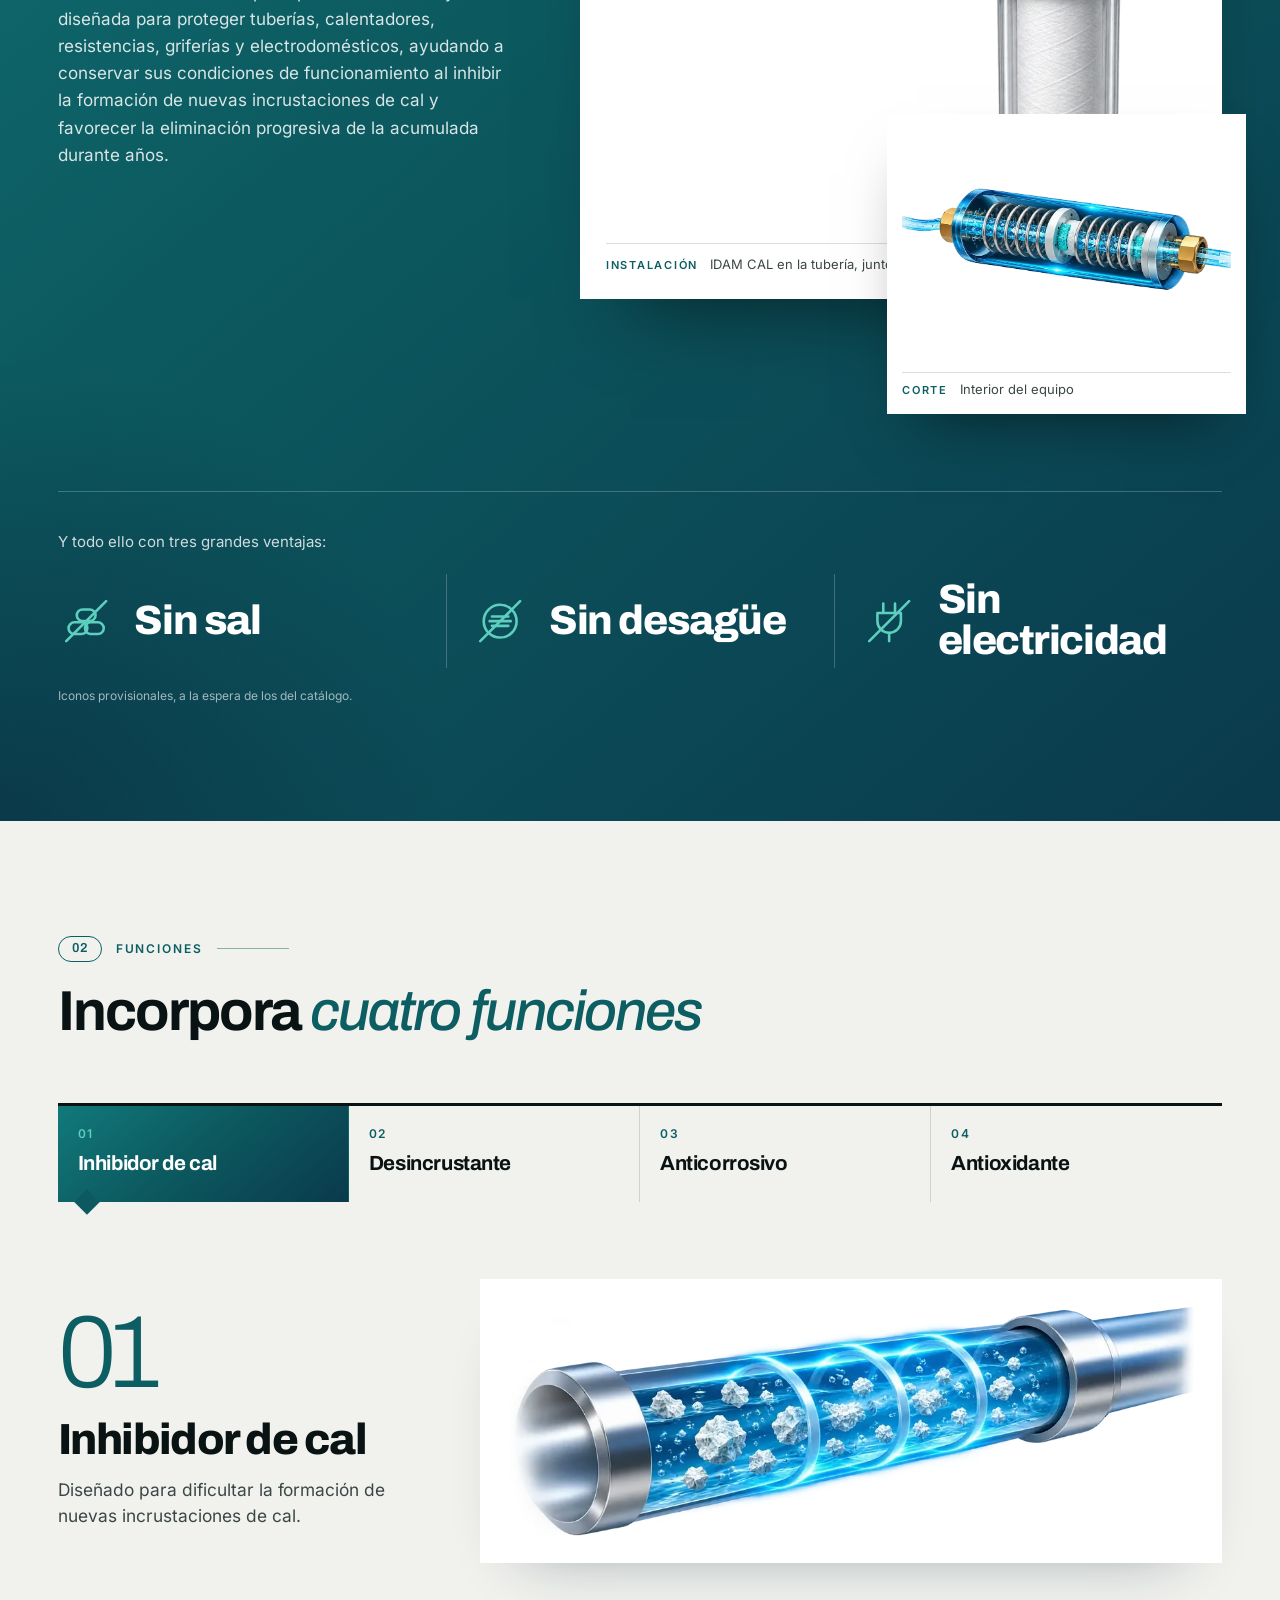
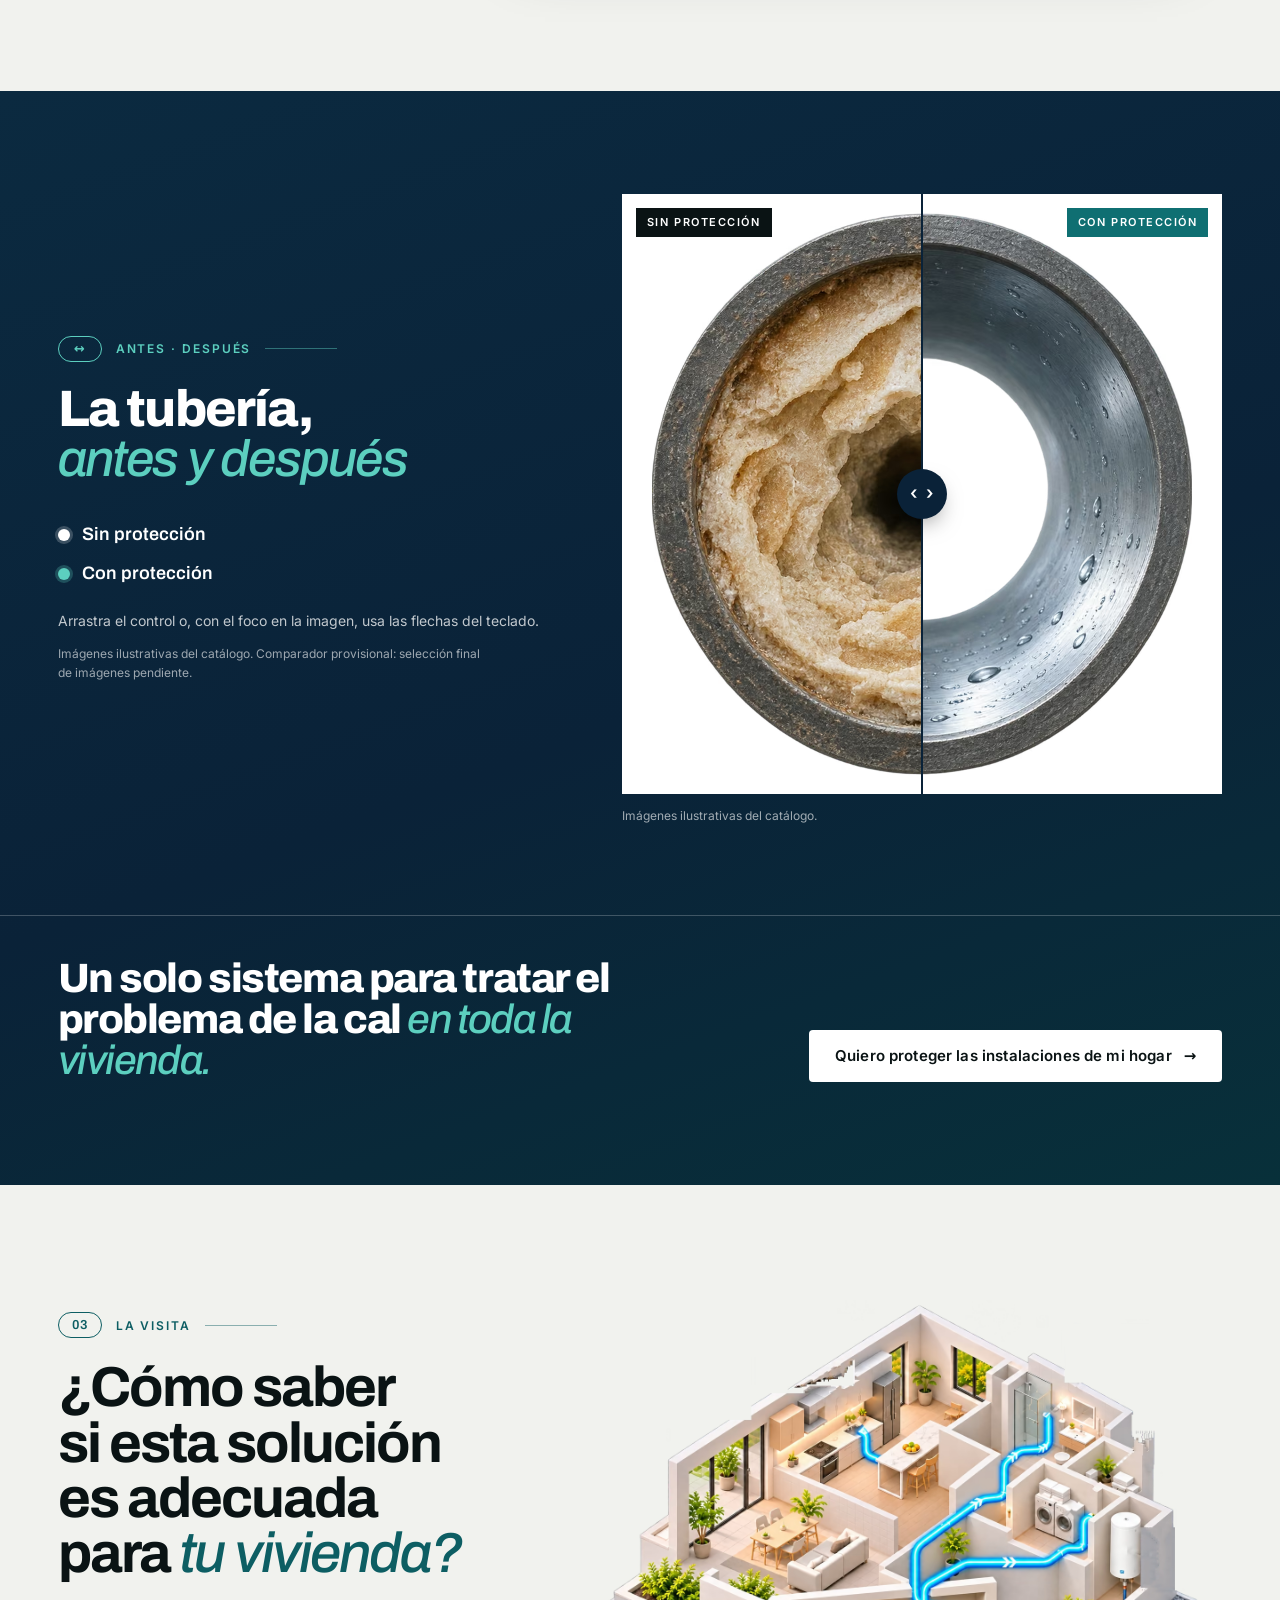
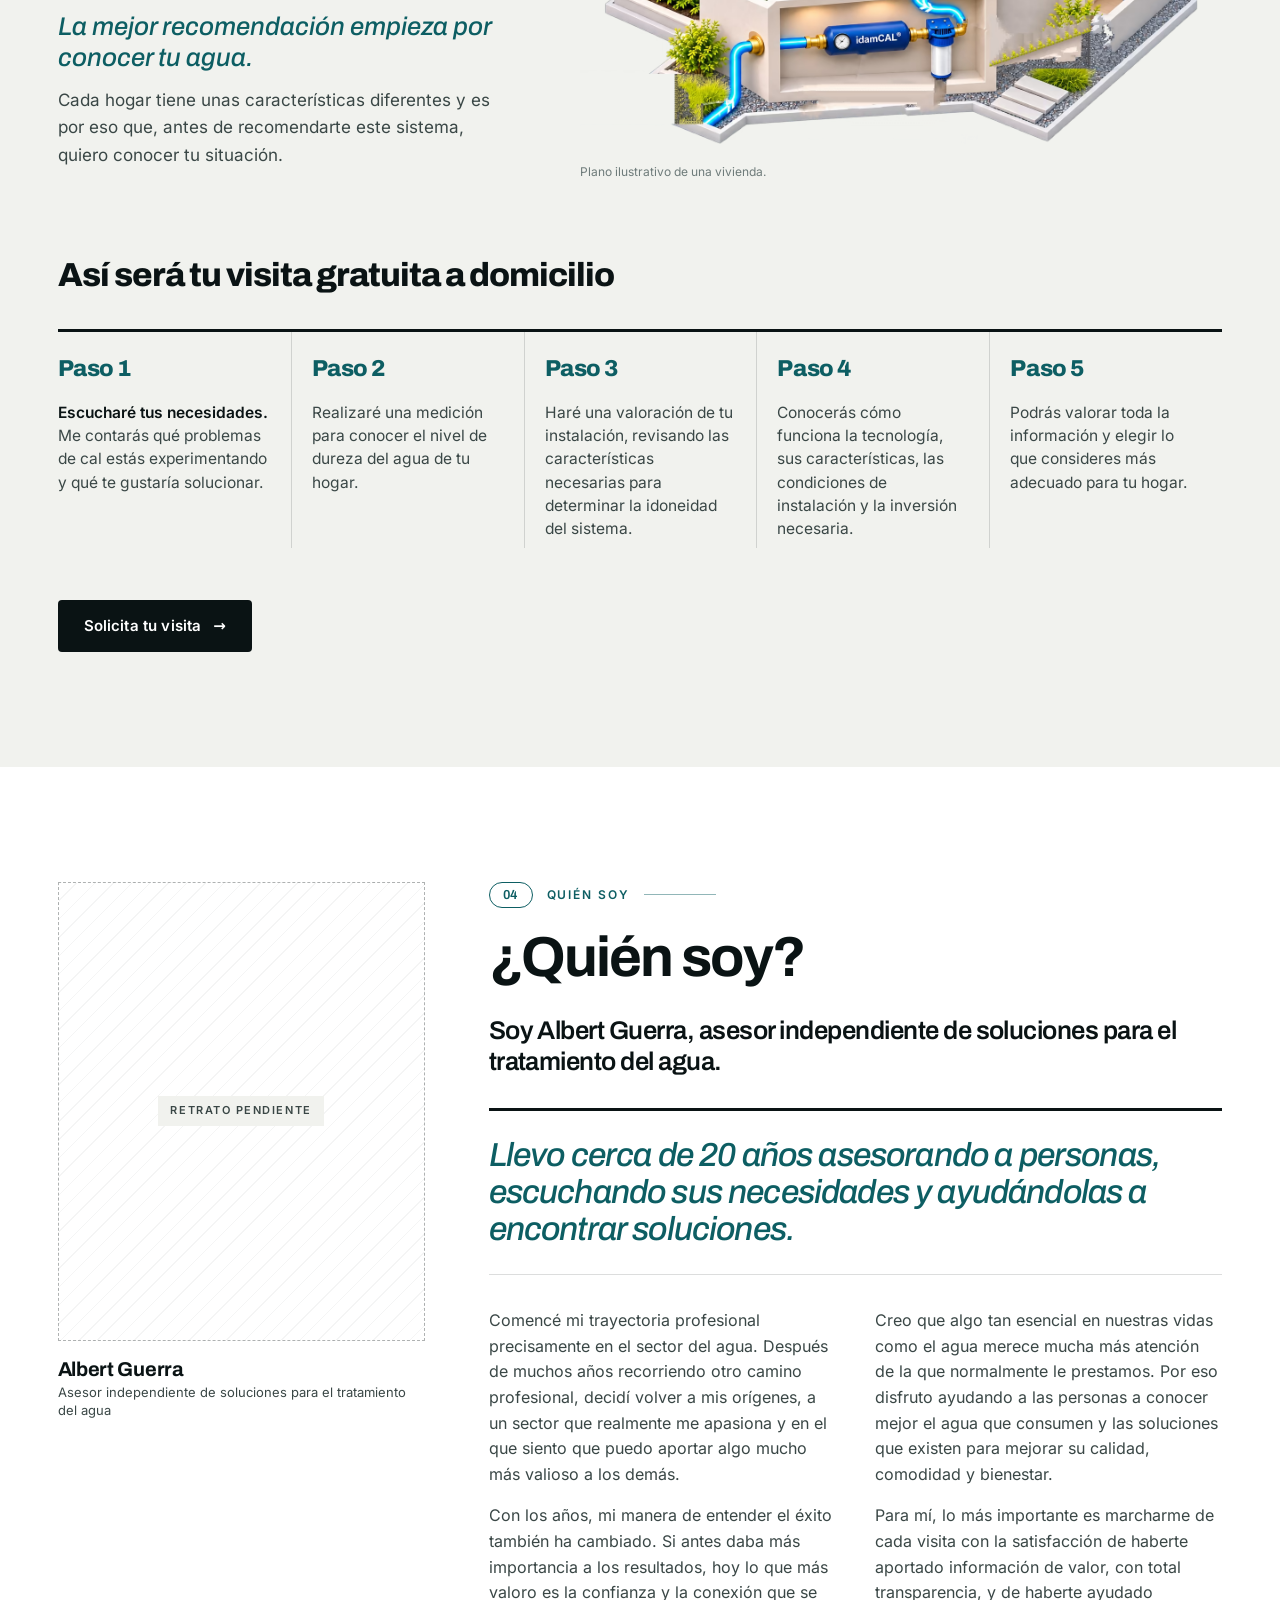
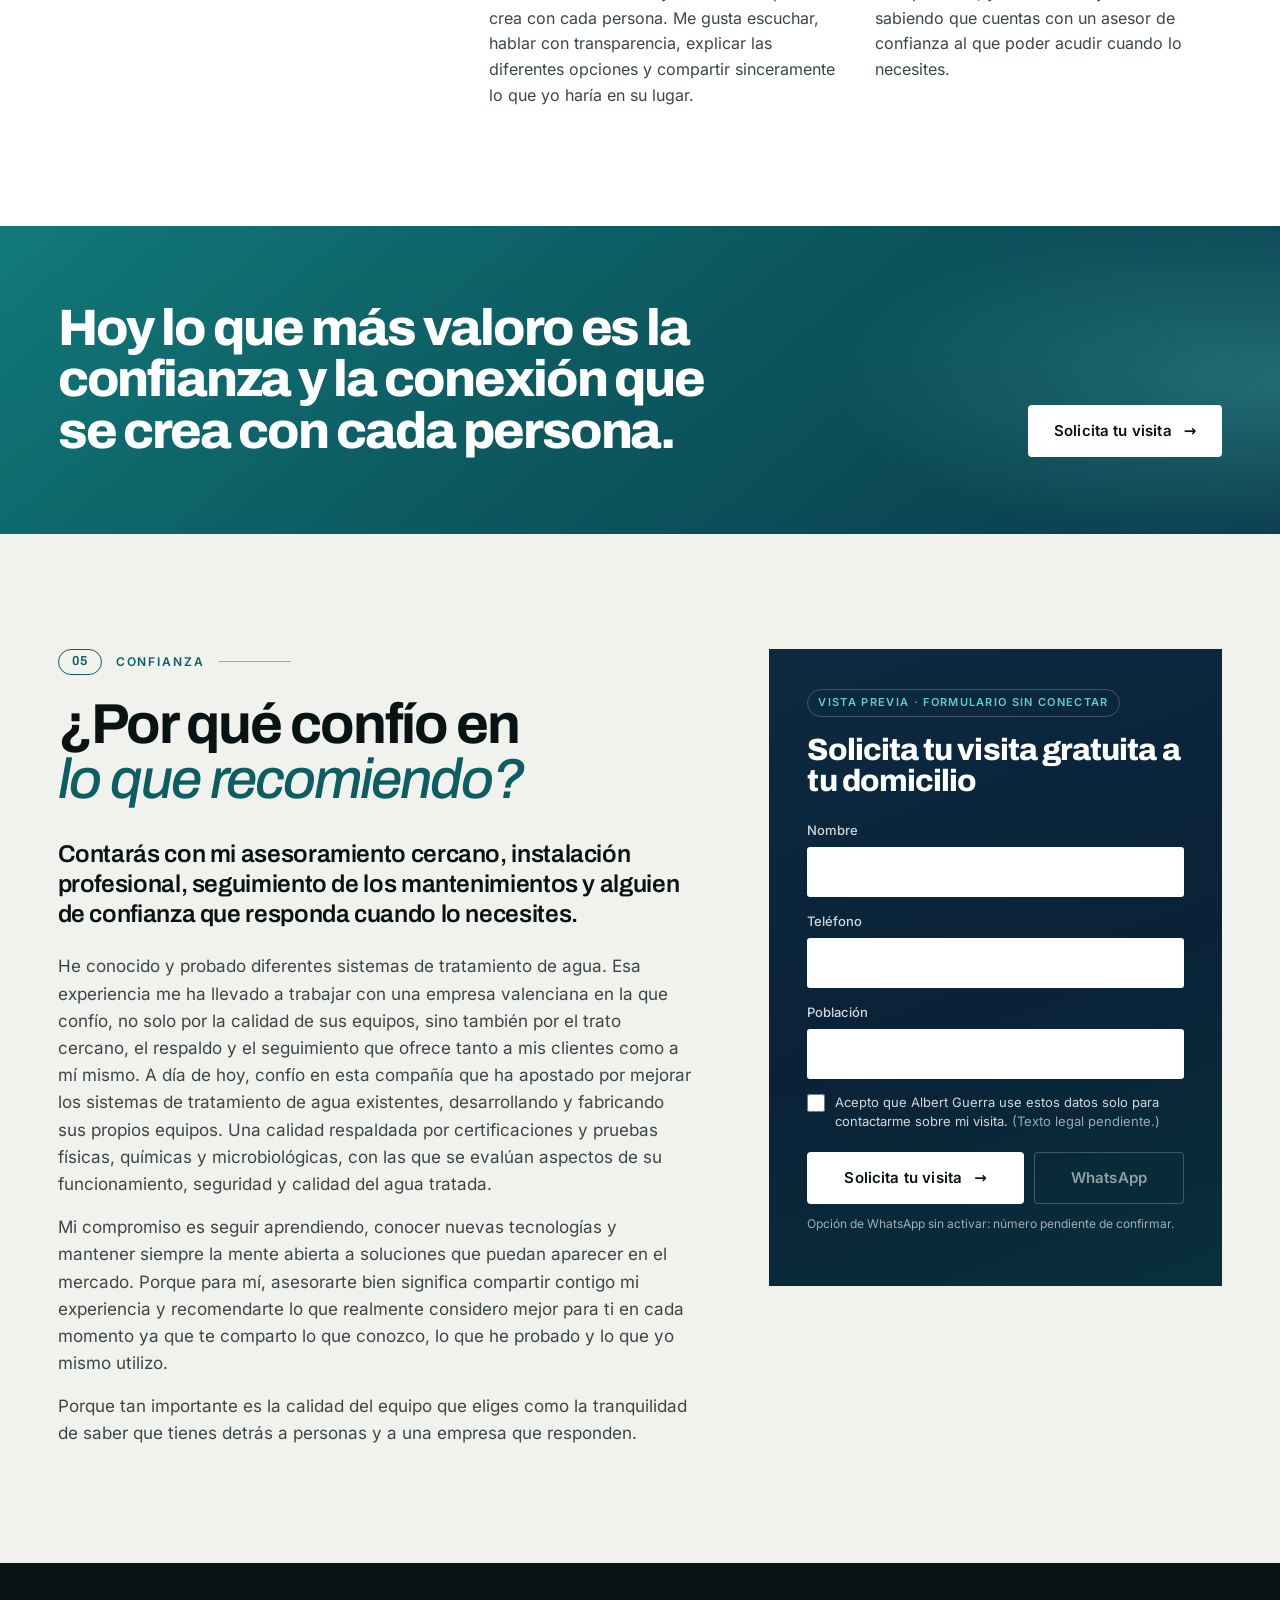
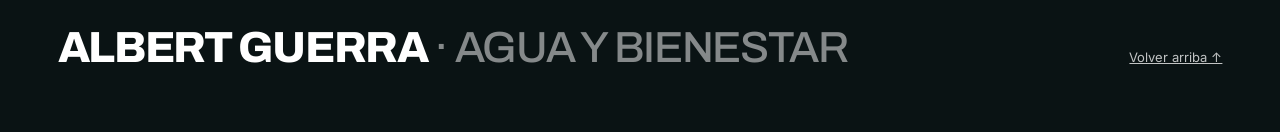
<file: v3/index.html>
<!doctype html>
<html lang="es">
<head>
<meta charset="utf-8">
<meta name="robots" content="noindex, nofollow">
<meta name="viewport" content="width=device-width, initial-scale=1">
<title>Albert Guerra · Agua y Bienestar — Protege tu hogar de la cal</title>
<meta name="description" content="Protege tu hogar de las incrustaciones de cal y evita gastos innecesarios en reparaciones y sustituciones. Solicita tu visita gratuita a domicilio.">
<!--
  VISTA PREVIA DE REVISIÓN — no publicar (ver CAMBIO.md).
  Fotos locales en assets/: instalacion, equipo, corte, accion-* (cuatro funciones),
  antes-/despues-tuberia (comparador del catálogo, provisional) y visita-plano.
  Sin foto todavía: los cuatro ejemplos de cal, el retrato de Albert y la ducha partida.
-->
<script>document.documentElement.classList.add('js')</script>
<link rel="stylesheet" href="styles.css">
<script src="app.js" defer></script>
</head>
<body>

<a class="skip" href="#main">Saltar al contenido</a>

<header class="top">
  <div class="wrap top__in">
    <a class="brand" href="#inicio">Albert Guerra <span>· Agua y Bienestar</span></a>
    <nav class="top__nav" aria-label="Secciones">
      <ul>
        <li><a href="#cal">La cal</a></li>
        <li><a href="#sistema">El sistema</a></li>
        <li><a href="#funciones">Funciones</a></li>
        <li><a href="#visita">La visita</a></li>
        <li><a href="#albert">Quién soy</a></li>
      </ul>
    </nav>
    <span class="preview-tag">Vista previa</span>
    <a class="btn btn--primary btn--sm" href="#contacto">Solicita tu visita</a>
  </div>
</header>

<main id="main">

<!-- ============ CABECERA · título negro sobre claro; placa del equipo sobre una losa azul verdosa ============ -->
<section class="hero" id="inicio" aria-labelledby="hero-t">
  <div class="wrap hero__grid">
    <div class="hero__copy">
      <p class="kicker">Albert Guerra · Agua y Bienestar</p>
      <h1 class="hero__title" id="hero-t">Protege tu hogar de las incrustaciones <em>de cal</em></h1>
      <p class="hero__sub">y evita gastos innecesarios en reparaciones y sustituciones.</p>
      <p class="hero__lead">Cuida tus tuberías, griferías, mamparas y electrodomésticos frente al deterioro y la corrosión asociados a la acumulación de cal.</p>
      <div class="actions">
        <a class="btn btn--primary" href="#contacto">Solicita tu visita <span class="arr" aria-hidden="true">→</span></a>
        <a class="btn btn--line" href="#sistema">Cómo funciona</a>
      </div>
    </div>

    <div class="hero__stage">
      <div class="hero__slab" aria-hidden="true"></div>
      <figure class="plate hero__plate">
        <img src="assets/equipo.avif" width="1000" height="715" alt="Equipo IDAM CAL: cilindro azul con manómetro y racores de latón" fetchpriority="high">
        <figcaption class="plate__cap"><span>Equipo</span>IDAM CAL</figcaption>
      </figure>
    </div>
  </div>
</section>

<!-- ============ 01 · EL PROBLEMA ============ -->
<section class="sec problem" id="cal" aria-labelledby="cal-t">
  <div class="wrap">
    <header class="head">
      <p class="index"><span>01</span>El problema</p>
      <h2 class="h2" id="cal-t">La cal puede estar deteriorando tu hogar <em>sin que te des cuenta.</em></h2>
    </header>

    <div class="problem__cols">
      <p class="problem__lead">Las manchas blancas en grifos y mamparas son solo la parte visible del problema.</p>
      <div class="problem__body">
        <p>La cal también puede acumularse en el interior de tuberías, calentadores, termos, resistencias y electrodomésticos como lavadoras, lavavajillas, cafeteras, hervidores, etcétera, provocando obstrucciones, pérdida de eficiencia, mayor necesidad de mantenimiento y posibles gastos en reparaciones o sustituciones.</p>
        <p>Con el paso de los años, estas incrustaciones pueden afectar al funcionamiento de tus instalaciones, incluso en lugares donde no puedes verlas.</p>
      </div>
    </div>

    <div class="ledger">
      <p class="label">Costes, averías y molestias</p>
      <ol class="ledger__list">
        <li><span class="ledger__n">A</span>Obstrucciones</li>
        <li><span class="ledger__n">B</span>Pérdida de eficiencia</li>
        <li><span class="ledger__n">C</span>Mayor necesidad de mantenimiento</li>
        <li><span class="ledger__n">D</span>Posibles gastos en reparaciones o sustituciones</li>
      </ol>
    </div>

    <!-- cuatro ejemplos citados por Albert; las fotos reales están pendientes: marco vacío, sin imagen inventada -->
    <div class="examples">
      <div class="examples__head">
        <p class="label">Dónde se acumula</p>
        <p class="examples__note">Fotografías reales pendientes de confirmar con la referencia de Albert.</p>
      </div>
      <ul class="examples__grid">
        <li class="ex">
          <div class="pending" role="img" aria-label="Foto pendiente: tubería con cal"><span>Foto real pendiente</span></div>
          <p class="ex__name"><span>01</span>Tubería</p>
        </li>
        <li class="ex">
          <div class="pending" role="img" aria-label="Foto pendiente: resistencia o calentador con cal"><span>Foto real pendiente</span></div>
          <p class="ex__name"><span>02</span>Resistencia / calentador</p>
        </li>
        <li class="ex">
          <div class="pending" role="img" aria-label="Foto pendiente: grifo con cal"><span>Foto real pendiente</span></div>
          <p class="ex__name"><span>03</span>Grifo</p>
        </li>
        <li class="ex">
          <div class="pending" role="img" aria-label="Foto pendiente: lavadora con cal"><span>Foto real pendiente</span></div>
          <p class="ex__name"><span>04</span>Lavadora</p>
        </li>
      </ul>
    </div>

    <p class="statement">Cuidar tus instalaciones hoy es una manera de proteger tu hogar y <em>evitar gastos innecesarios en el futuro.</em></p>
  </div>
</section>

<!-- ============ 02 · LA SOLUCIÓN · azul verdoso, títulos en blanco ============ -->
<section class="sec solution" id="sistema" aria-labelledby="sis-t">
  <div class="wrap">
    <header class="solution__head">
      <p class="index index--light"><span>02</span>La solución</p>
      <h2 class="solution__title" id="sis-t"><span class="solution__kicker">La solución:</span> IDAM CAL, <em>tratamiento antical</em></h2>
    </header>

    <div class="solution__grid">
      <div class="solution__copy">
        <p class="solution__h3">Protege tu hogar frente a las incrustaciones de cal.</p>
        <p class="jp"><span class="jp__tag">Tecnología japonesa</span>Te ofrezco una tecnología japonesa que utiliza la energía polarizada de iones, de la que tenemos la exclusividad en España.</p>
        <p class="solution__body">Se instala en la entrada principal de tu vivienda y está diseñada para proteger tuberías, calentadores, resistencias, griferías y electrodomésticos, ayudando a conservar sus condiciones de funcionamiento al inhibir la formación de nuevas incrustaciones de cal y favorecer la eliminación progresiva de la acumulada durante años.</p>
      </div>

      <div class="solution__media">
        <figure class="plate plate--instal">
          <img src="assets/instalacion.avif" width="1000" height="748" alt="IDAM CAL montado en la tubería de cobre junto al filtro" loading="lazy">
          <figcaption class="plate__cap"><span>Instalación</span>IDAM CAL en la tubería, junto al filtro</figcaption>
        </figure>
        <figure class="plate plate--corte">
          <img src="assets/corte.avif" width="1000" height="715" alt="Corte del interior del equipo: espirales, paso del agua y núcleos turquesa" loading="lazy">
          <figcaption class="plate__cap"><span>Corte</span>Interior del equipo</figcaption>
        </figure>
      </div>
    </div>

    <div class="perks">
      <p class="perks__intro">Y todo ello con tres grandes ventajas:</p>
      <!-- ICONOS PROVISIONALES dibujados para la vista previa; NO son los del catálogo. Sustituir (ver CAMBIO.md) -->
      <ul class="perks__row">
        <li>
          <svg viewBox="0 0 48 48" aria-hidden="true" data-provisional="icono">
            <rect x="9" y="25" width="16" height="10" rx="5"/><rect x="23" y="25" width="16" height="10" rx="5"/><rect x="16" y="14" width="16" height="10" rx="5"/>
            <path d="M7 41 41 7"/>
          </svg>
          <span>Sin sal</span>
        </li>
        <li>
          <svg viewBox="0 0 48 48" aria-hidden="true" data-provisional="icono">
            <circle cx="24" cy="24" r="14"/><path d="M17 20h14M15 24h18M17 28h14"/>
            <path d="M7 41 41 7"/>
          </svg>
          <span>Sin desagüe</span>
        </li>
        <li>
          <svg viewBox="0 0 48 48" aria-hidden="true" data-provisional="icono">
            <path d="M19 9v8M29 9v8M14 17h20v7a10 10 0 0 1-20 0zM24 34v7"/>
            <path d="M7 41 41 7"/>
          </svg>
          <span>Sin electricidad</span>
        </li>
      </ul>
      <p class="perks__note">Iconos provisionales, a la espera de los del catálogo.</p>
    </div>
  </div>
</section>

<!-- ============ 02 · CUATRO FUNCIONES + COMPARADOR ============ -->
<section class="sec functions" id="funciones" aria-labelledby="fn-t">
  <div class="wrap">
    <header class="head head--split">
      <p class="index"><span>02</span>Funciones</p>
      <h2 class="h2" id="fn-t">Incorpora <em>cuatro funciones</em></h2>
    </header>

    <!-- pestañas: sin JS se ven los cuatro paneles seguidos -->
    <div class="tabs" data-tabs>
      <div class="tabs__list" role="tablist" aria-label="Las cuatro funciones del sistema">
        <button class="tab" type="button" role="tab" id="tab-1" aria-selected="true" aria-controls="panel-1"><span class="tab__n">01</span><span class="tab__t">Inhibidor de cal</span></button>
        <button class="tab" type="button" role="tab" id="tab-2" aria-selected="false" aria-controls="panel-2"><span class="tab__n">02</span><span class="tab__t">Desincrustante</span></button>
        <button class="tab" type="button" role="tab" id="tab-3" aria-selected="false" aria-controls="panel-3"><span class="tab__n">03</span><span class="tab__t">Anticorrosivo</span></button>
        <button class="tab" type="button" role="tab" id="tab-4" aria-selected="false" aria-controls="panel-4"><span class="tab__n">04</span><span class="tab__t">Antioxidante</span></button>
      </div>

      <div class="tabs__panels">
        <div class="panel" role="tabpanel" id="panel-1" aria-labelledby="tab-1" tabindex="0">
          <div class="panel__copy">
            <p class="panel__n">01</p>
            <h3 class="panel__t">Inhibidor de cal</h3>
            <p class="panel__d">Diseñado para dificultar la formación de nuevas incrustaciones de cal.</p>
          </div>
          <figure class="plate panel__fig"><img src="assets/accion-inhibidor.avif" width="1008" height="340" alt="Corte de tubería con cristales blancos de cal en el agua, rodeados por anillos de luz" loading="lazy"></figure>
        </div>
        <div class="panel" role="tabpanel" id="panel-2" aria-labelledby="tab-2" tabindex="0" hidden>
          <div class="panel__copy">
            <p class="panel__n">02</p>
            <h3 class="panel__t">Desincrustante</h3>
            <p class="panel__d">Orientado a favorecer la eliminación progresiva de la cal acumulada durante años.</p>
          </div>
          <figure class="plate panel__fig"><img src="assets/accion-desincrustante.avif" width="1008" height="337" alt="Corte de tubería con una costra blanca de cal adherida que se deshace y deja paso al agua limpia" loading="lazy"></figure>
        </div>
        <div class="panel" role="tabpanel" id="panel-3" aria-labelledby="tab-3" tabindex="0" hidden>
          <div class="panel__copy">
            <p class="panel__n">03</p>
            <h3 class="panel__t">Anticorrosivo</h3>
            <p class="panel__d">Concebido para contribuir a la protección de las instalaciones frente a determinados procesos de corrosión.</p>
          </div>
          <figure class="plate panel__fig"><img src="assets/accion-anticorrosivo.avif" width="1008" height="335" alt="Corte de tubería con una capa de óxido marrón en la pared que da paso a agua limpia" loading="lazy"></figure>
        </div>
        <div class="panel" role="tabpanel" id="panel-4" aria-labelledby="tab-4" tabindex="0" hidden>
          <div class="panel__copy">
            <p class="panel__n">04</p>
            <h3 class="panel__t">Antioxidante</h3>
            <p class="panel__d">Diseñado para ayudar a proteger las tuberías frente a la oxidación asociada al contacto con el agua.</p>
          </div>
          <figure class="plate panel__fig"><img src="assets/accion-antioxidante.avif" width="1008" height="325" alt="Corte de tubería con burbujas naranjas de oxígeno que dan paso a agua limpia" loading="lazy"></figure>
        </div>
      </div>
    </div>
  </div>

  <!-- comparador: imágenes del catálogo, ilustrativas y provisionales. Sin JS se ven las dos fotos lado a lado -->
  <div class="compare">
    <div class="wrap compare__grid">
      <div class="compare__copy">
        <p class="index index--light"><span>↔</span>Antes · después</p>
        <h3 class="compare__t">La tubería, <em>antes y después</em></h3>
        <ul class="compare__key">
          <li><i class="dot dot--before" aria-hidden="true"></i>Sin protección</li>
          <li><i class="dot dot--after" aria-hidden="true"></i>Con protección</li>
        </ul>
        <p class="compare__hint">Arrastra el control o, con el foco en la imagen, usa las flechas del teclado.</p>
        <p class="compare__caveat">Imágenes ilustrativas del catálogo. Comparador provisional: selección final de imágenes pendiente.</p>
      </div>

      <figure class="ba">
        <div class="ba__frame" id="ba" style="--p:50%">
          <img class="ba__img ba__after" src="assets/despues-tuberia.avif" width="900" height="900" alt="Tubería con el interior limpio, imagen ilustrativa del catálogo" loading="lazy">
          <img class="ba__img ba__before" src="assets/antes-tuberia.avif" width="900" height="900" alt="Tubería con cal acumulada en el interior, imagen ilustrativa del catálogo" loading="lazy">
          <span class="ba__tag ba__tag--before" aria-hidden="true">Sin protección</span>
          <span class="ba__tag ba__tag--after" aria-hidden="true">Con protección</span>
          <span class="ba__handle" aria-hidden="true"><span class="ba__knob">‹ ›</span></span>
          <input class="ba__range" type="range" min="0" max="100" step="1" value="50" aria-label="Comparar la tubería sin protección y con protección">
        </div>
        <figcaption class="ba__cap">Imágenes ilustrativas del catálogo.</figcaption>
      </figure>
    </div>

    <div class="wrap one">
      <p class="one__t">Un solo sistema para tratar el problema de la cal <em>en toda la vivienda.</em></p>
      <a class="btn btn--light" href="#contacto">Quiero proteger las instalaciones de mi hogar <span class="arr" aria-hidden="true">→</span></a>
    </div>
  </div>
</section>

<!-- ============ 03 · LA VISITA ============ -->
<section class="sec visit" id="visita" aria-labelledby="vis-t">
  <div class="wrap visit__grid">
    <div class="visit__copy">
      <p class="index"><span>03</span>La visita</p>
      <h2 class="h2" id="vis-t">¿Cómo saber si esta solución es adecuada para <em>tu vivienda?</em></h2>
      <p class="visit__lead">La mejor recomendación empieza por conocer tu agua.</p>
      <p class="visit__body">Cada hogar tiene unas características diferentes y es por eso que, antes de recomendarte este sistema, quiero conocer tu situación.</p>
    </div>
    <figure class="visit__map">
      <img src="assets/visita-plano.avif" width="1444" height="1018" alt="Corte isométrico de una vivienda con el recorrido del agua: entrada con el sistema idamCAL, cocina, baño, lavadero y termo." loading="lazy">
      <figcaption>Plano ilustrativo de una vivienda.</figcaption>
    </figure>
  </div>

  <div class="wrap">
    <h3 class="steps__h">Así será tu visita gratuita a domicilio</h3>
    <ol class="steps">
      <li><span class="steps__n">Paso 1</span><p><strong>Escucharé tus necesidades.</strong> Me contarás qué problemas de cal estás experimentando y qué te gustaría solucionar.</p></li>
      <li><span class="steps__n">Paso 2</span><p>Realizaré una medición para conocer el nivel de dureza del agua de tu hogar.</p></li>
      <li><span class="steps__n">Paso 3</span><p>Haré una valoración de tu instalación, revisando las características necesarias para determinar la idoneidad del sistema.</p></li>
      <li><span class="steps__n">Paso 4</span><p>Conocerás cómo funciona la tecnología, sus características, las condiciones de instalación y la inversión necesaria.</p></li>
      <li><span class="steps__n">Paso 5</span><p>Podrás valorar toda la información y elegir lo que consideres más adecuado para tu hogar.</p></li>
    </ol>
    <a class="btn btn--primary" href="#contacto">Solicita tu visita <span class="arr" aria-hidden="true">→</span></a>
  </div>
</section>

<!-- ============ 04 · QUIÉN SOY · sin «20» suelto; franja azul verdosa debajo ============ -->
<section class="sec about" id="albert" aria-labelledby="alb-t">
  <div class="wrap about__grid">
    <figure class="about__portrait">
      <div class="pending pending--tall" role="img" aria-label="Retrato de Albert Guerra pendiente"><span>Retrato pendiente</span></div>
      <figcaption><b>Albert Guerra</b>Asesor independiente de soluciones para el tratamiento del agua</figcaption>
    </figure>

    <div class="about__copy">
      <p class="index"><span>04</span>Quién soy</p>
      <h2 class="h2" id="alb-t">¿Quién soy?</h2>
      <p class="about__lead">Soy Albert Guerra, asesor independiente de soluciones para el tratamiento del agua.</p>
      <p class="about__years">Llevo cerca de 20 años asesorando a personas, escuchando sus necesidades y ayudándolas a encontrar soluciones.</p>
      <div class="about__prose">
        <p>Comencé mi trayectoria profesional precisamente en el sector del agua. Después de muchos años recorriendo otro camino profesional, decidí volver a mis orígenes, a un sector que realmente me apasiona y en el que siento que puedo aportar algo mucho más valioso a los demás.</p>
        <p>Con los años, mi manera de entender el éxito también ha cambiado. Si antes daba más importancia a los resultados, hoy lo que más valoro es la confianza y la conexión que se crea con cada persona. Me gusta escuchar, hablar con transparencia, explicar las diferentes opciones y compartir sinceramente lo que yo haría en su lugar.</p>
        <p>Creo que algo tan esencial en nuestras vidas como el agua merece mucha más atención de la que normalmente le prestamos. Por eso disfruto ayudando a las personas a conocer mejor el agua que consumen y las soluciones que existen para mejorar su calidad, comodidad y bienestar.</p>
        <p>Para mí, lo más importante es marcharme de cada visita con la satisfacción de haberte aportado información de valor, con total transparencia, y de haberte ayudado sabiendo que cuentas con un asesor de confianza al que poder acudir cuando lo necesites.</p>
      </div>
    </div>
  </div>

  <!-- franja pedida por Albert; la frase destacada es provisional (confirmar) -->
  <div class="band">
    <div class="wrap band__in">
      <p class="band__line">Hoy lo que más valoro es la confianza y la conexión que se crea con cada persona.</p>
      <a class="btn btn--light" href="#contacto">Solicita tu visita <span class="arr" aria-hidden="true">→</span></a>
    </div>
  </div>
</section>

<!-- ============ 05 · CONFIANZA + CONTACTO ============ -->
<section class="sec trust" id="contacto" aria-labelledby="tr-t">
  <div class="wrap trust__grid">
    <div class="trust__copy">
      <p class="index"><span>05</span>Confianza</p>
      <h2 class="h2" id="tr-t">¿Por qué confío en <em>lo que recomiendo?</em></h2>
      <p class="trust__key">Contarás con mi asesoramiento cercano, instalación profesional, seguimiento de los mantenimientos y alguien de confianza que responda cuando lo necesites.</p>
      <div class="trust__prose">
        <p>He conocido y probado diferentes sistemas de tratamiento de agua. Esa experiencia me ha llevado a trabajar con una empresa valenciana en la que confío, no solo por la calidad de sus equipos, sino también por el trato cercano, el respaldo y el seguimiento que ofrece tanto a mis clientes como a mí mismo. A día de hoy, confío en esta compañía que ha apostado por mejorar los sistemas de tratamiento de agua existentes, desarrollando y fabricando sus propios equipos. Una calidad respaldada por certificaciones y pruebas físicas, químicas y microbiológicas, con las que se evalúan aspectos de su funcionamiento, seguridad y calidad del agua tratada.</p>
        <p>Mi compromiso es seguir aprendiendo, conocer nuevas tecnologías y mantener siempre la mente abierta a soluciones que puedan aparecer en el mercado. Porque para mí, asesorarte bien significa compartir contigo mi experiencia y recomendarte lo que realmente considero mejor para ti en cada momento ya que te comparto lo que conozco, lo que he probado y lo que yo mismo utilizo.</p>
        <p>Porque tan importante es la calidad del equipo que eliges como la tranquilidad de saber que tienes detrás a personas y a una empresa que responden.</p>
      </div>
    </div>

    <!-- formulario de vista previa: los campos no llevan name y app.js nunca envía; no hay número de WhatsApp -->
    <form class="form" id="form" aria-labelledby="form-t">
      <p class="form__flag">Vista previa · formulario sin conectar</p>
      <h2 class="form__t" id="form-t">Solicita tu visita gratuita a tu domicilio</h2>
      <div class="field"><label for="f-name">Nombre</label><input id="f-name" autocomplete="name" required></div>
      <div class="field"><label for="f-tel">Teléfono</label><input id="f-tel" type="tel" inputmode="tel" autocomplete="tel" required></div>
      <div class="field"><label for="f-town">Población</label><input id="f-town" autocomplete="address-level2"></div>
      <label class="check"><input type="checkbox" required> <span>Acepto que Albert Guerra use estos datos solo para contactarme sobre mi visita. <em>(Texto legal pendiente.)</em></span></label>
      <div class="form__btns">
        <button class="btn btn--primary" type="submit">Solicita tu visita <span class="arr" aria-hidden="true">→</span></button>
        <button class="btn btn--wa" type="button" disabled aria-describedby="wa-note">WhatsApp</button>
      </div>
      <p class="form__note" id="wa-note">Opción de WhatsApp sin activar: número pendiente de confirmar.</p>
      <p class="form__status" id="form-status" role="status" aria-live="polite"></p>
    </form>
  </div>
</section>

</main>

<footer class="foot">
  <div class="wrap foot__in">
    <p class="foot__word">Albert Guerra <span>· Agua y Bienestar</span></p>
    <a href="#inicio">Volver arriba ↑</a>
  </div>
</footer>

</body>
</html>
</file>
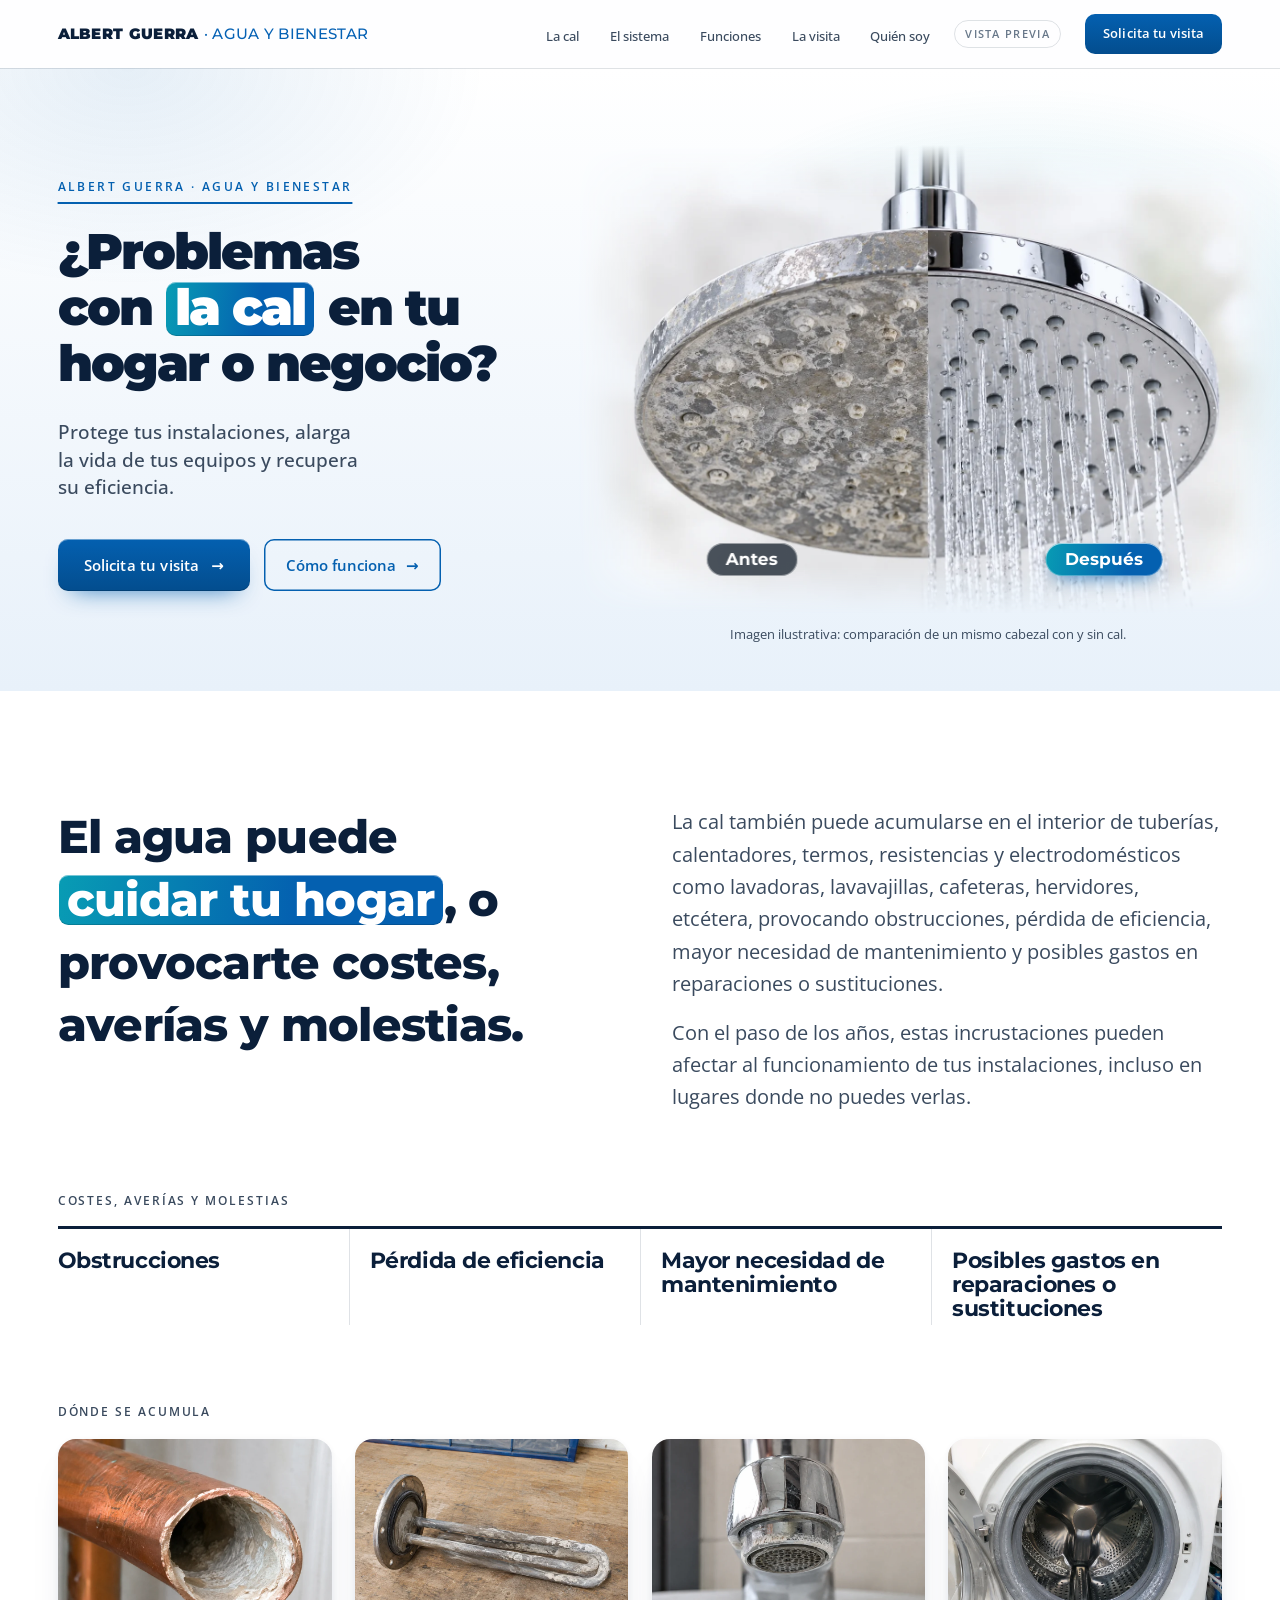
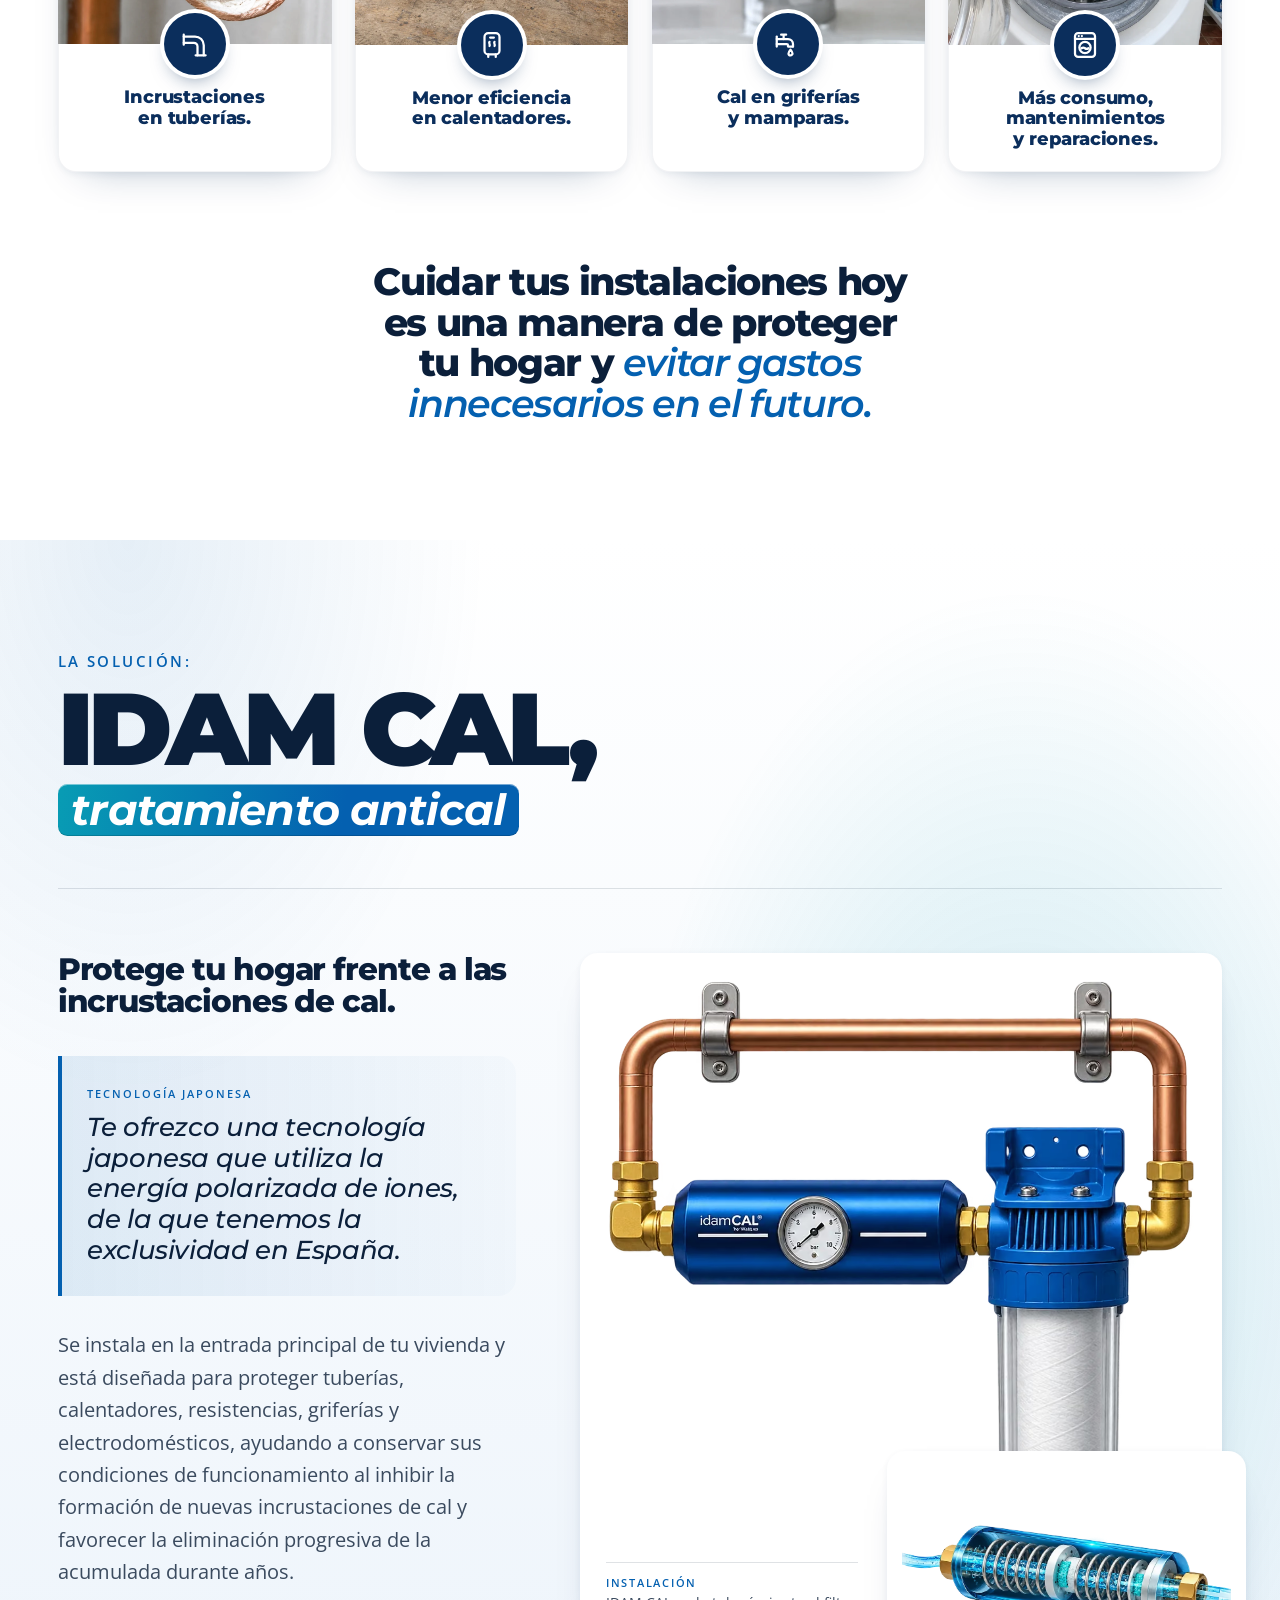
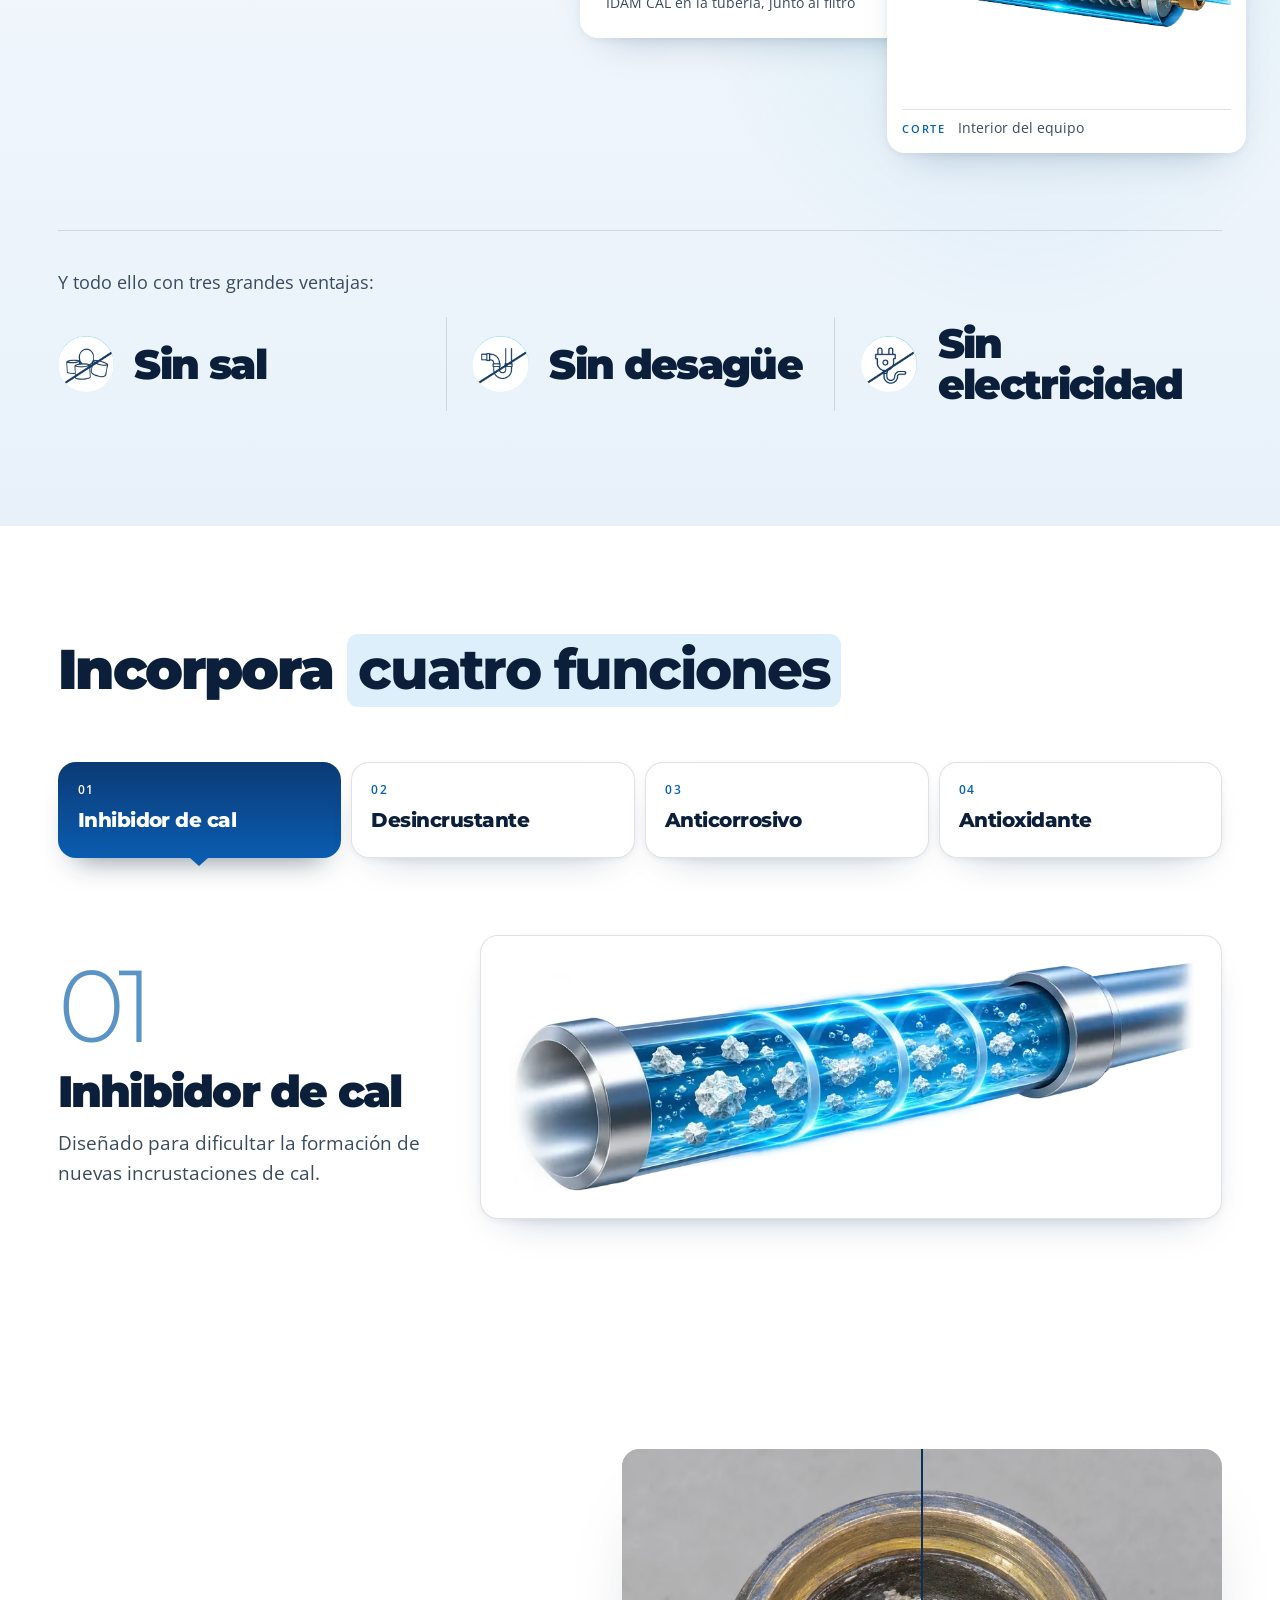
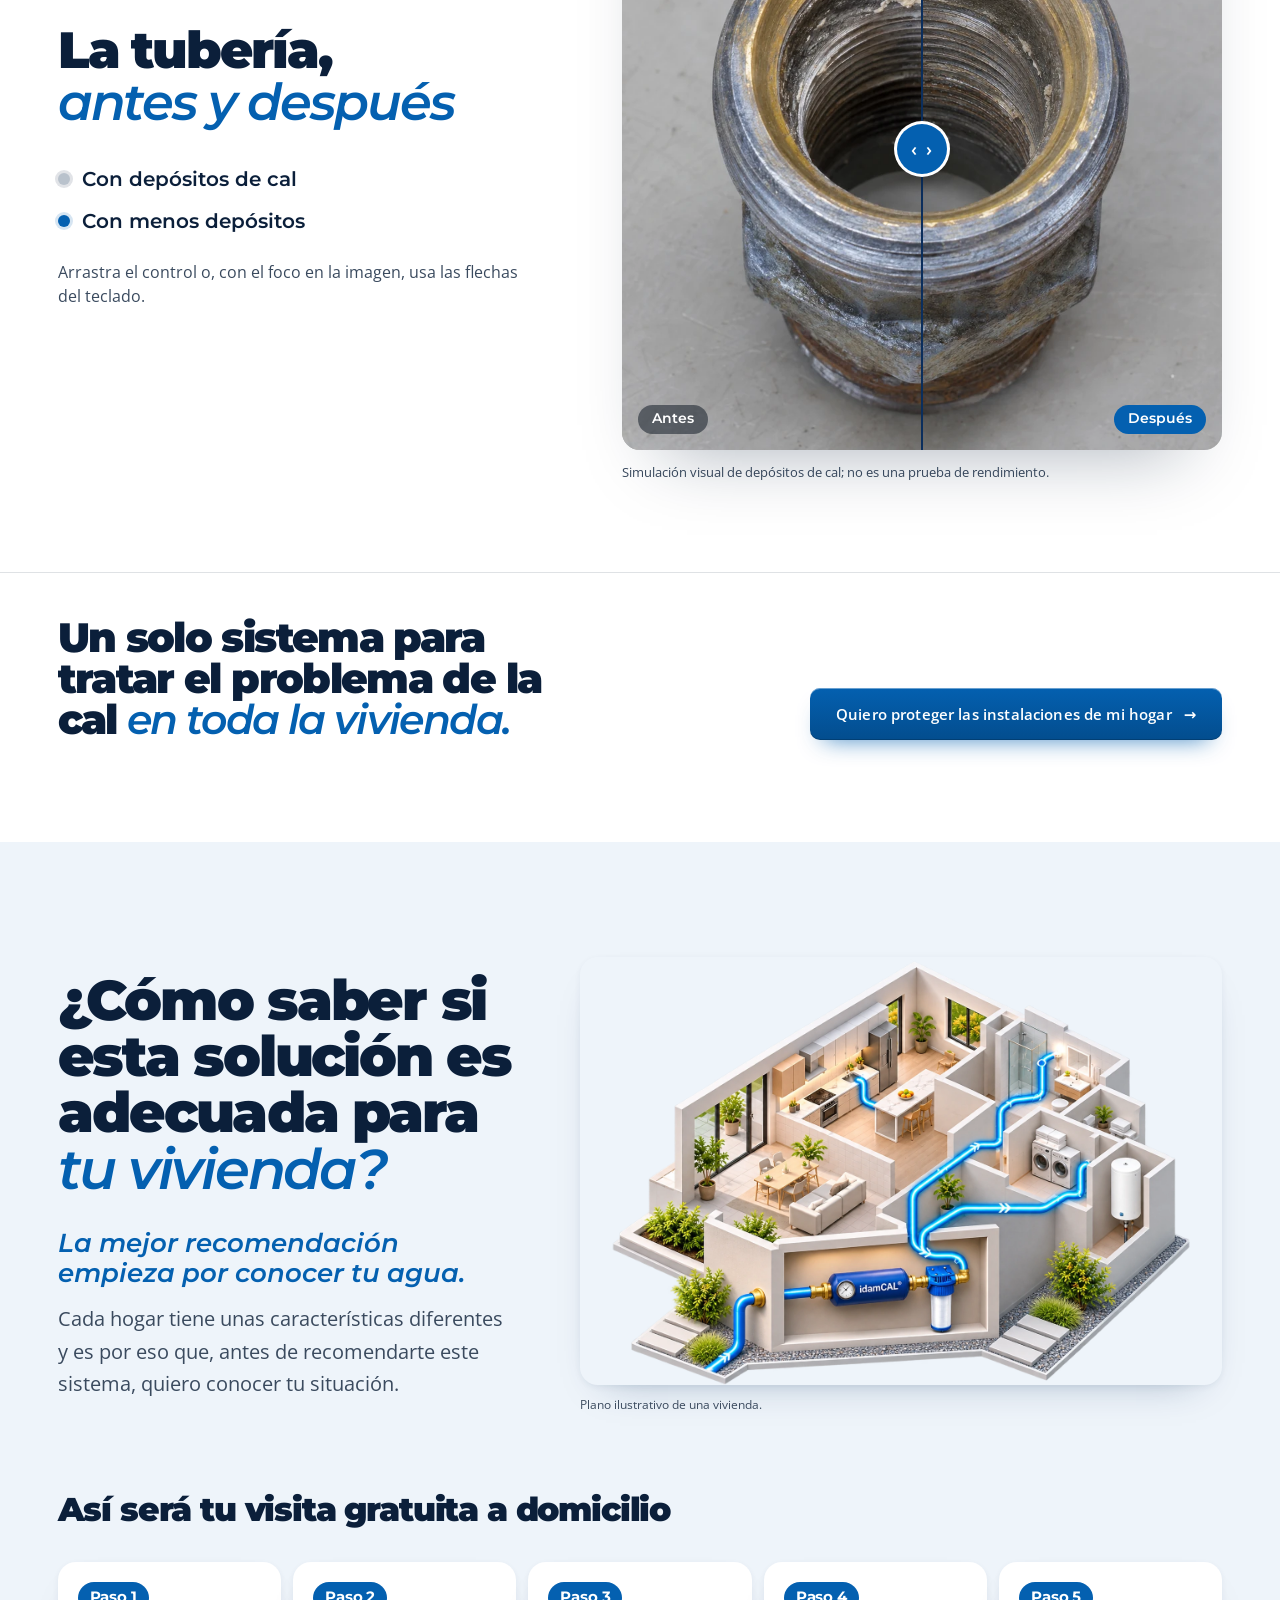
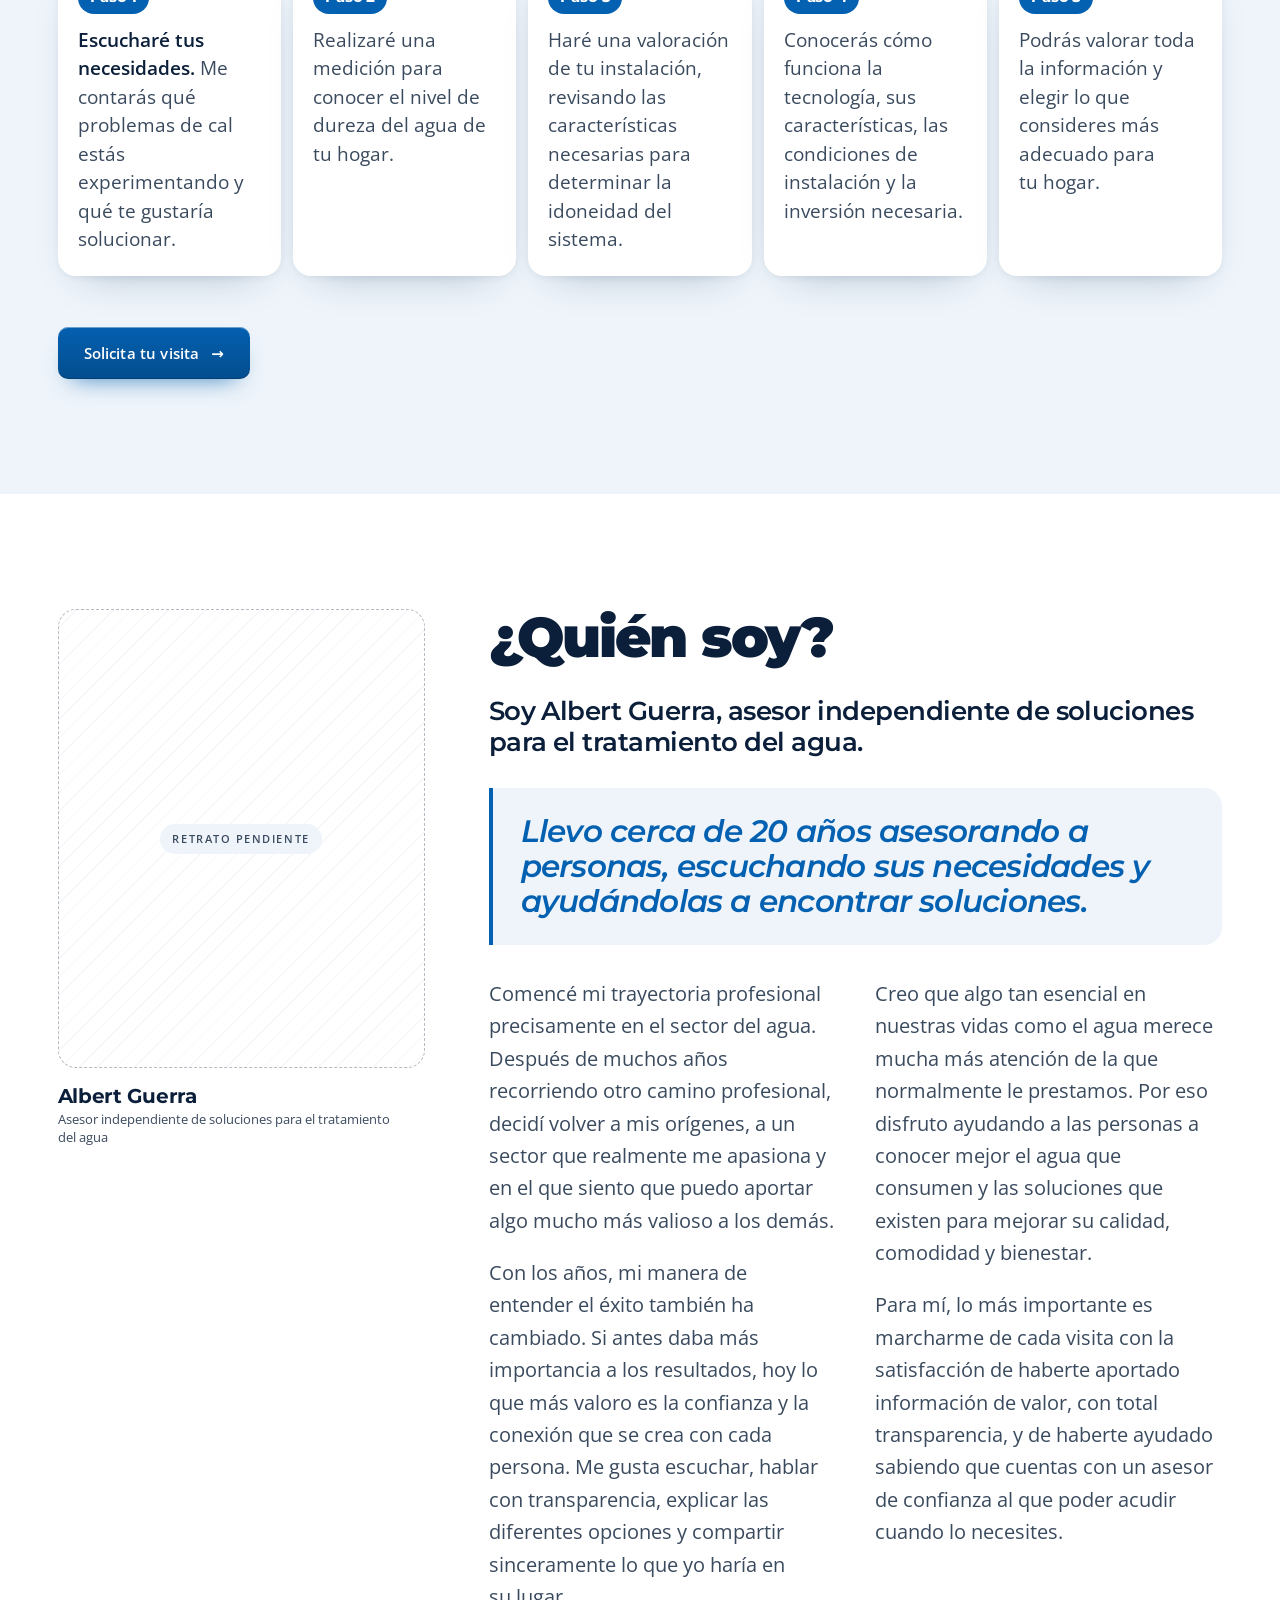
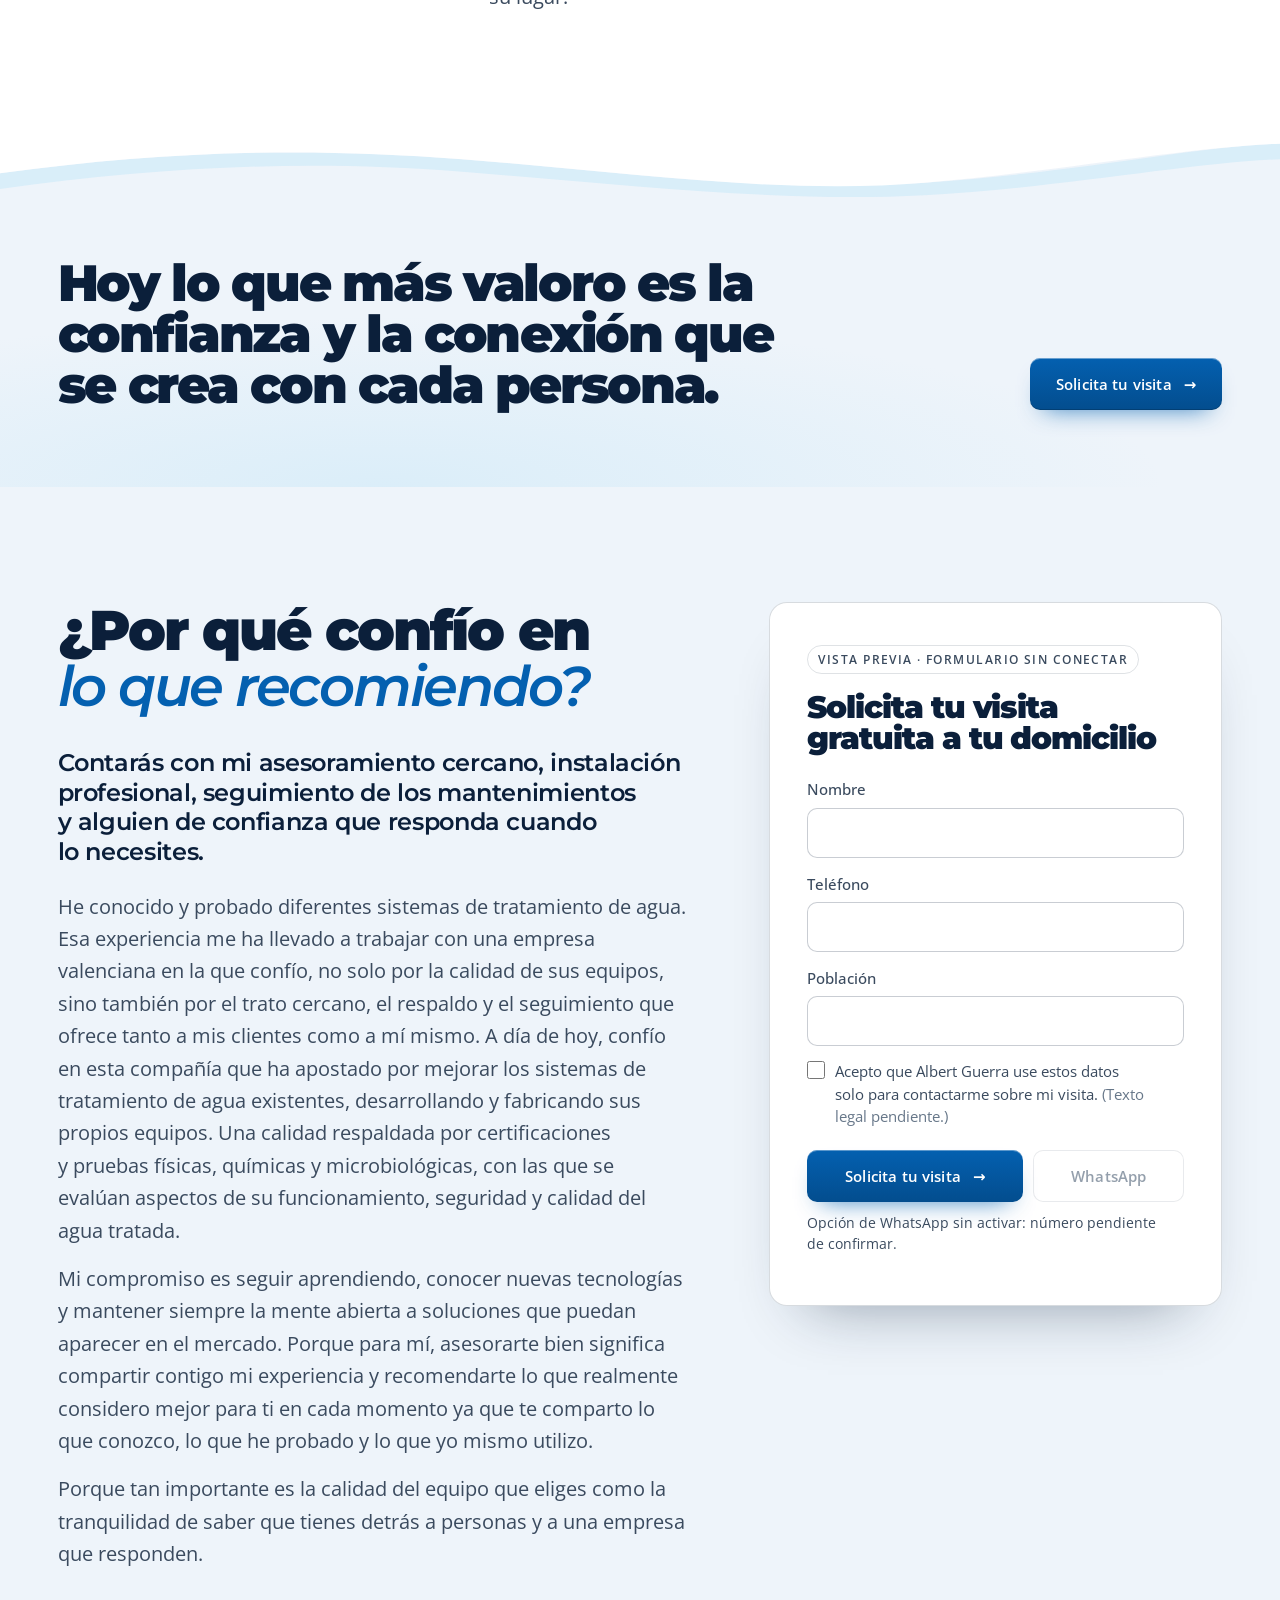
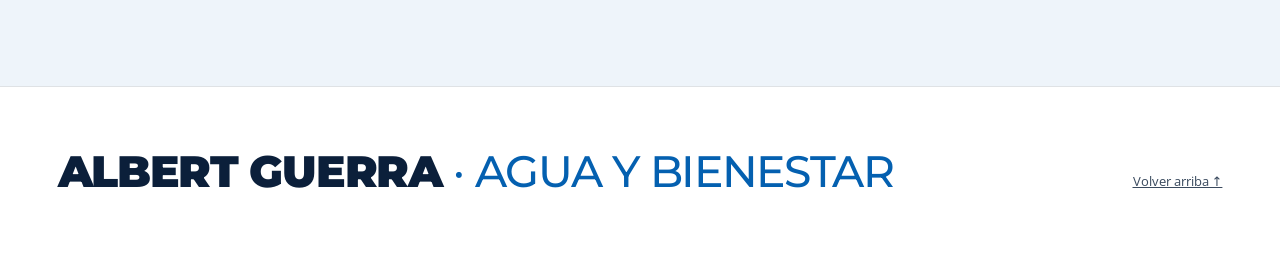
<file: v4/index.html>
<!doctype html>
<html lang="es">
<head>
<meta charset="utf-8">
<meta name="robots" content="noindex, nofollow">
<meta name="viewport" content="width=device-width, initial-scale=1">
<title>Albert Guerra · Agua y Bienestar — Protege tu hogar de la cal</title>
<meta name="description" content="Protege tu hogar de las incrustaciones de cal y evita gastos innecesarios en reparaciones y sustituciones. Solicita tu visita gratuita a domicilio.">
<!--
  VISTA PREVIA DE REVISIÓN — no publicar (ver CAMBIO.md).
  Fotos locales en assets/: instalacion, equipo, corte, accion-* (cuatro funciones),
  antes-/despues-tuberia (comparador del catálogo, provisional), visita-plano, cal-* (cuatro ejemplos)
  y hero-ducha-integrada (imagen ilustrativa generada, sin texto, fundida con el fondo).
  Sin foto todavía: el retrato de Albert.
-->
<script>document.documentElement.classList.add('js')</script>
<link rel="preload" href="assets/fuente-4.woff2" as="font" type="font/woff2" crossorigin>
<link rel="preload" href="assets/fuente-6.woff2" as="font" type="font/woff2" crossorigin>
<link rel="stylesheet" href="styles.css?v=cola-tab-2026-11-24">
<script src="app.js" defer></script>
<script defer src="siteping-review.js?v=2"></script>
</head>
<body>

<a class="skip" href="#main">Saltar al contenido</a>

<header class="top">
  <div class="wrap top__in">
    <a class="brand" href="#inicio">Albert Guerra <span>· Agua y Bienestar</span></a>
    <nav class="top__nav" aria-label="Secciones">
      <ul>
        <li><a href="#cal">La cal</a></li>
        <li><a href="#sistema">El sistema</a></li>
        <li><a href="#funciones">Funciones</a></li>
        <li><a href="#visita">La visita</a></li>
        <li><a href="#albert">Quién soy</a></li>
      </ul>
    </nav>
    <span class="preview-tag">Vista previa</span>
    <a class="btn btn--primary btn--sm" href="#contacto">Solicita tu visita</a>
  </div>
</header>

<main id="main">

<!-- ============ CABECERA · estilo del anuncio: texto a la izquierda, ducha partida a la derecha. En móvil: texto y la imagen debajo ============ -->
<!-- la imagen es ilustrativa (generada), no una foto real de un cliente -->
<section class="hero" id="inicio" aria-labelledby="hero-t">
  <div class="wrap hero__in">
    <div class="hero__copy">
      <p class="kicker">Albert Guerra · Agua y Bienestar</p>
      <h1 class="hero__title" id="hero-t">¿Problemas con <span class="pill">la cal</span> en tu hogar o negocio?</h1>
      <p class="hero__sub">Protege tus instalaciones, alarga la vida de tus equipos y recupera su eficiencia.</p>
      <div class="actions">
        <a class="btn btn--primary" href="#contacto">Solicita tu visita <span class="arr" aria-hidden="true">→</span></a>
        <a class="hero__link" href="#sistema">Cómo funciona <span class="arr" aria-hidden="true">→</span></a>
      </div>
    </div>

    <figure class="hero__media">
      <div class="hero__frame">
        <img src="assets/hero-ducha-integrada.webp" width="1536" height="1024" alt="Cabezal de ducha partido en dos: la mitad izquierda cubierta de cal y la derecha limpia y con el agua saliendo." fetchpriority="high">
        <span class="hero__tag hero__tag--before">Antes</span>
        <span class="hero__tag hero__tag--after">Después</span>
      </div>
      <figcaption class="hero__cap">Imagen ilustrativa: comparación de un mismo cabezal con y sin cal.</figcaption>
    </figure>
  </div>
</section>

<!-- ============ 01 · EL PROBLEMA ============ -->
<section class="sec problem" id="cal" aria-labelledby="cal-t">
  <div class="wrap">
    <h2 class="sr-only" id="cal-t">La cal</h2>

    <div class="problem__cols">
      <p class="problem__lead">El agua puede <span class="nb"><span class="pill">cuidar tu hogar</span>,</span> o provocarte costes, averías y molestias.</p>
      <div class="problem__body">
        <p>La cal también puede acumularse en el interior de tuberías, calentadores, termos, resistencias y electrodomésticos como lavadoras, lavavajillas, cafeteras, hervidores, etcétera, provocando obstrucciones, pérdida de eficiencia, mayor necesidad de mantenimiento y posibles gastos en reparaciones o sustituciones.</p>
        <p>Con el paso de los años, estas incrustaciones pueden afectar al funcionamiento de tus instalaciones, incluso en lugares donde no puedes verlas.</p>
      </div>
    </div>

    <div class="ledger">
      <p class="label">Costes, averías y molestias</p>
      <ol class="ledger__list">
        <li>Obstrucciones</li>
        <li>Pérdida de eficiencia</li>
        <li>Mayor necesidad de mantenimiento</li>
        <li>Posibles gastos en reparaciones o sustituciones</li>
      </ol>
    </div>

    <div class="examples" id="donde-se-acumula">
      <div class="examples__head">
        <p class="label">Dónde se acumula</p>
      </div>
      <ul class="examples__grid">
        <li class="ex">
          <img src="assets/cal-tuberia.webp" width="960" height="720" alt="Depósitos blancos en el interior de una tubería de cobre cortada." loading="lazy">
          <span class="ex__icon" aria-hidden="true"><svg viewBox="0 0 24 24" width="24" height="24" fill="none" stroke="#fff" stroke-width="1.8" stroke-linecap="round" stroke-linejoin="round"><path d="M3 6h9a7 7 0 0 1 7 7v8"/><path d="M3 11h8a3 3 0 0 1 3 3v7"/><path d="M3 4.5v8M12.5 21h8"/></svg></span>
          <p class="ex__name">Incrustaciones en tuberías.</p>
        </li>
        <li class="ex">
          <img src="assets/cal-resistencia.webp" width="960" height="720" alt="Resistencia de un termo con manchas blancas de cal sobre el metal." loading="lazy">
          <span class="ex__icon" aria-hidden="true"><svg viewBox="0 0 24 24" width="24" height="24" fill="none" stroke="#fff" stroke-width="1.8" stroke-linecap="round" stroke-linejoin="round"><rect x="6" y="2.5" width="12" height="17" rx="3"/><path d="M9 19.5v2M15 19.5v2"/><path d="M10 9.5c-1 1.1 1 2.2 0 3.3M14 9.5c-1 1.1 1 2.2 0 3.3"/><path d="M10.5 6h3"/></svg></span>
          <p class="ex__name">Menor eficiencia en calentadores.</p>
        </li>
        <li class="ex">
          <img src="assets/cal-grifo.webp" width="960" height="720" alt="Depósitos de cal alrededor del aireador de un grifo cromado." loading="lazy">
          <span class="ex__icon" aria-hidden="true"><svg viewBox="0 0 24 24" width="24" height="24" fill="none" stroke="#fff" stroke-width="1.8" stroke-linecap="round" stroke-linejoin="round"><path d="M3 8h9a4 4 0 0 1 4 4v2"/><path d="M3 12h8a1 1 0 0 1 1 1v1h4"/><path d="M3 6v8"/><path d="M8.5 8V4.5M6.5 4.5h4"/><path d="M14 16.5s-1.6 1.9-1.6 3a1.6 1.6 0 0 0 3.2 0c0-1.1-1.6-3-1.6-3z"/></svg></span>
          <p class="ex__name">Cal en griferías y mamparas.</p>
        </li>
        <li class="ex">
          <img src="assets/cal-lavadora.webp" width="960" height="720" alt="Depósitos blancos en la junta de una lavadora de carga frontal." loading="lazy">
          <span class="ex__icon" aria-hidden="true"><svg viewBox="0 0 24 24" width="24" height="24" fill="none" stroke="#fff" stroke-width="1.8" stroke-linecap="round" stroke-linejoin="round"><rect x="4" y="2.5" width="16" height="19" rx="2.5"/><path d="M4 7h16"/><path d="M7 4.8h.01M9.5 4.8h.01"/><circle cx="12" cy="14" r="4.5"/><path d="M9.2 14.6c.9-.7 1.9-.7 2.8 0s1.9.7 2.8 0"/></svg></span>
          <p class="ex__name">Más consumo, mantenimientos y reparaciones.</p>
        </li>
      </ul>
    </div>

    <p class="statement">Cuidar tus instalaciones hoy es una manera de proteger tu hogar y <em>evitar gastos innecesarios en el futuro.</em></p>
  </div>
</section>

<!-- ============ 02 · LA SOLUCIÓN · azul verdoso, títulos en blanco ============ -->
<section class="sec solution" id="sistema" aria-labelledby="sis-t">
  <div class="wrap">
    <header class="solution__head">
      <h2 class="solution__title" id="sis-t"><span class="solution__kicker">La solución:</span> IDAM CAL, <em>tratamiento antical</em></h2>
    </header>

    <div class="solution__grid">
      <div class="solution__copy">
        <p class="solution__h3">Protege tu hogar frente a las incrustaciones de cal.</p>
        <p class="jp"><span class="jp__tag">Tecnología japonesa</span>Te ofrezco una tecnología japonesa que utiliza la energía polarizada de iones, de la que tenemos la exclusividad en España.</p>
        <p class="solution__body">Se instala en la entrada principal de tu vivienda y está diseñada para proteger tuberías, calentadores, resistencias, griferías y electrodomésticos, ayudando a conservar sus condiciones de funcionamiento al inhibir la formación de nuevas incrustaciones de cal y favorecer la eliminación progresiva de la acumulada durante años.</p>
      </div>

      <div class="solution__media">
        <figure class="plate plate--instal">
          <img src="assets/instalacion.avif" width="1000" height="748" alt="IDAM CAL montado en la tubería de cobre junto al filtro" loading="lazy">
          <figcaption class="plate__cap"><span>Instalación</span>IDAM CAL en la tubería, junto al filtro</figcaption>
        </figure>
        <figure class="plate plate--corte">
          <img src="assets/corte.avif" width="1000" height="715" alt="Corte del interior del equipo: espirales, paso del agua y núcleos turquesa" loading="lazy">
          <figcaption class="plate__cap"><span>Corte</span>Interior del equipo</figcaption>
        </figure>
      </div>
    </div>

    <div class="perks">
      <p class="perks__intro">Y todo ello con tres grandes ventajas:</p>
      <ul class="perks__row">
        <li>
          <img src="assets/catalogo-sin-sal.webp" width="180" height="180" alt="" loading="lazy">
          <span>Sin sal</span>
        </li>
        <li>
          <img src="assets/catalogo-sin-desague.webp" width="180" height="180" alt="" loading="lazy">
          <span>Sin desagüe</span>
        </li>
        <li>
          <img src="assets/catalogo-sin-electricidad.webp" width="180" height="180" alt="" loading="lazy">
          <span>Sin electricidad</span>
        </li>
      </ul>

    </div>
  </div>
</section>

<!-- ============ 02 · CUATRO FUNCIONES + COMPARADOR ============ -->
<section class="sec functions" id="funciones" aria-labelledby="fn-t">
  <div class="wrap">
    <header class="head head--split">
      <h2 class="h2" id="fn-t">Incorpora <em>cuatro funciones</em></h2>
    </header>

    <!-- pestañas: sin JS se ven los cuatro paneles seguidos -->
    <div class="tabs" data-tabs>
      <div class="tabs__list" role="tablist" aria-label="Las cuatro funciones del sistema">
        <button class="tab" type="button" role="tab" id="tab-1" aria-selected="true" aria-controls="panel-1"><span class="tab__n">01</span><span class="tab__t">Inhibidor de cal</span></button>
        <button class="tab" type="button" role="tab" id="tab-2" aria-selected="false" aria-controls="panel-2"><span class="tab__n">02</span><span class="tab__t">Desincrustante</span></button>
        <button class="tab" type="button" role="tab" id="tab-3" aria-selected="false" aria-controls="panel-3"><span class="tab__n">03</span><span class="tab__t">Anticorrosivo</span></button>
        <button class="tab" type="button" role="tab" id="tab-4" aria-selected="false" aria-controls="panel-4"><span class="tab__n">04</span><span class="tab__t">Antioxidante</span></button>
      </div>

      <div class="tabs__panels">
        <div class="panel" role="tabpanel" id="panel-1" aria-labelledby="tab-1" tabindex="0">
          <div class="panel__copy">
            <p class="panel__n">01</p>
            <h3 class="panel__t">Inhibidor de cal</h3>
            <p class="panel__d">Diseñado para dificultar la formación de nuevas incrustaciones de cal.</p>
          </div>
          <figure class="plate panel__fig"><img src="assets/accion-inhibidor.avif" width="1008" height="340" alt="Corte de tubería con cristales blancos de cal en el agua, rodeados por anillos de luz" loading="lazy"></figure>
        </div>
        <div class="panel" role="tabpanel" id="panel-2" aria-labelledby="tab-2" tabindex="0" hidden>
          <div class="panel__copy">
            <p class="panel__n">02</p>
            <h3 class="panel__t">Desincrustante</h3>
            <p class="panel__d">Orientado a favorecer la eliminación progresiva de la cal acumulada durante años.</p>
          </div>
          <figure class="plate panel__fig"><img src="assets/accion-desincrustante.avif" width="1008" height="337" alt="Corte de tubería con una costra blanca de cal adherida que se deshace y deja paso al agua limpia" loading="lazy"></figure>
        </div>
        <div class="panel" role="tabpanel" id="panel-3" aria-labelledby="tab-3" tabindex="0" hidden>
          <div class="panel__copy">
            <p class="panel__n">03</p>
            <h3 class="panel__t">Anticorrosivo</h3>
            <p class="panel__d">Concebido para contribuir a la protección de las instalaciones frente a determinados procesos de corrosión.</p>
          </div>
          <figure class="plate panel__fig"><img src="assets/accion-anticorrosivo.avif" width="1008" height="335" alt="Corte de tubería con una capa de óxido marrón en la pared que da paso a agua limpia" loading="lazy"></figure>
        </div>
        <div class="panel" role="tabpanel" id="panel-4" aria-labelledby="tab-4" tabindex="0" hidden>
          <div class="panel__copy">
            <p class="panel__n">04</p>
            <h3 class="panel__t">Antioxidante</h3>
            <p class="panel__d">Diseñado para ayudar a proteger las tuberías frente a la oxidación asociada al contacto con el agua.</p>
          </div>
          <figure class="plate panel__fig"><img src="assets/accion-antioxidante.avif" width="1008" height="325" alt="Corte de tubería con burbujas naranjas de oxígeno que dan paso a agua limpia" loading="lazy"></figure>
        </div>
      </div>
    </div>
  </div>

  <div class="compare" id="comparador">
    <div class="wrap compare__grid">
      <div class="compare__copy">
        <h3 class="compare__t">La tubería, <em>antes y después</em></h3>
        <ul class="compare__key">
          <li><i class="dot dot--before" aria-hidden="true"></i>Con depósitos de cal</li>
          <li><i class="dot dot--after" aria-hidden="true"></i>Con menos depósitos</li>
        </ul>
        <p class="compare__hint">Arrastra el control o, con el foco en la imagen, usa las flechas del teclado.</p>

      </div>

      <figure class="ba">
        <div class="ba__frame" id="ba" style="--p:50%">
          <img class="ba__img ba__after" src="assets/racor-despues-moderado.webp" width="900" height="900" alt="Racor roscado con menos depósitos de cal en el interior." loading="lazy">
          <img class="ba__img ba__before" src="assets/racor-antes-moderado.webp" width="900" height="900" alt="Racor roscado con depósitos leves de cal y el paso abierto." loading="lazy">
          <span class="ba__tag ba__tag--before" aria-hidden="true">Antes</span>
          <span class="ba__tag ba__tag--after" aria-hidden="true">Después</span>
          <span class="ba__handle" aria-hidden="true"><span class="ba__knob">‹ ›</span></span>
          <input class="ba__range" type="range" min="0" max="100" step="1" value="50" aria-label="Comparar el racor con depósitos de cal y con menos depósitos">
        </div>
        <figcaption class="ba__cap">Simulación visual de depósitos de cal; no es una prueba de rendimiento.</figcaption>
      </figure>
    </div>

    <div class="wrap one">
      <p class="one__t">Un solo sistema para tratar el problema de la cal <em>en toda la vivienda.</em></p>
      <a class="btn btn--primary" href="#contacto">Quiero proteger las instalaciones de mi hogar <span class="arr" aria-hidden="true">→</span></a>
    </div>
  </div>
</section>

<!-- ============ 03 · LA VISITA ============ -->
<section class="sec visit" id="visita" aria-labelledby="vis-t">
  <div class="wrap visit__grid">
    <div class="visit__copy">
      <h2 class="h2" id="vis-t">¿Cómo saber si esta solución es adecuada para <em>tu vivienda?</em></h2>
      <p class="visit__lead">La mejor recomendación empieza por conocer tu agua.</p>
      <p class="visit__body">Cada hogar tiene unas características diferentes y es por eso que, antes de recomendarte este sistema, quiero conocer tu situación.</p>
    </div>
    <figure class="visit__map">
      <img src="assets/visita-plano-renovado.webp" width="1536" height="1024" alt="Corte isométrico de una vivienda con el recorrido del agua: entrada con el sistema idamCAL, cocina, baño, lavadero y termo." loading="lazy">
      <figcaption>Plano ilustrativo de una vivienda.</figcaption>
    </figure>
  </div>

  <div class="wrap">
    <h3 class="steps__h">Así será tu visita gratuita a domicilio</h3>
    <ol class="steps">
      <li><span class="steps__n">Paso 1</span><p><strong>Escucharé tus necesidades.</strong> Me contarás qué problemas de cal estás experimentando y qué te gustaría solucionar.</p></li>
      <li><span class="steps__n">Paso 2</span><p>Realizaré una medición para conocer el nivel de dureza del agua de tu hogar.</p></li>
      <li><span class="steps__n">Paso 3</span><p>Haré una valoración de tu instalación, revisando las características necesarias para determinar la idoneidad del sistema.</p></li>
      <li><span class="steps__n">Paso 4</span><p>Conocerás cómo funciona la tecnología, sus características, las condiciones de instalación y la inversión necesaria.</p></li>
      <li><span class="steps__n">Paso 5</span><p>Podrás valorar toda la información y elegir lo que consideres más adecuado para tu hogar.</p></li>
    </ol>
    <a class="btn btn--primary" href="#contacto">Solicita tu visita <span class="arr" aria-hidden="true">→</span></a>
  </div>
</section>

<!-- ============ 04 · QUIÉN SOY · sin «20» suelto; franja azul verdosa debajo ============ -->
<section class="sec about" id="albert" aria-labelledby="alb-t">
  <div class="wrap about__grid">
    <figure class="about__portrait">
      <div class="pending pending--tall" role="img" aria-label="Retrato de Albert Guerra pendiente"><span>Retrato pendiente</span></div>
      <figcaption><b>Albert Guerra</b>Asesor independiente de soluciones para el tratamiento del agua</figcaption>
    </figure>

    <div class="about__copy">
      <h2 class="h2" id="alb-t">¿Quién soy?</h2>
      <p class="about__lead">Soy Albert Guerra, asesor independiente de soluciones para el tratamiento del agua.</p>
      <p class="about__years">Llevo cerca de 20 años asesorando a personas, escuchando sus necesidades y ayudándolas a encontrar soluciones.</p>
      <div class="about__prose">
        <p>Comencé mi trayectoria profesional precisamente en el sector del agua. Después de muchos años recorriendo otro camino profesional, decidí volver a mis orígenes, a un sector que realmente me apasiona y en el que siento que puedo aportar algo mucho más valioso a los demás.</p>
        <p>Con los años, mi manera de entender el éxito también ha cambiado. Si antes daba más importancia a los resultados, hoy lo que más valoro es la confianza y la conexión que se crea con cada persona. Me gusta escuchar, hablar con transparencia, explicar las diferentes opciones y compartir sinceramente lo que yo haría en su lugar.</p>
        <p>Creo que algo tan esencial en nuestras vidas como el agua merece mucha más atención de la que normalmente le prestamos. Por eso disfruto ayudando a las personas a conocer mejor el agua que consumen y las soluciones que existen para mejorar su calidad, comodidad y bienestar.</p>
        <p>Para mí, lo más importante es marcharme de cada visita con la satisfacción de haberte aportado información de valor, con total transparencia, y de haberte ayudado sabiendo que cuentas con un asesor de confianza al que poder acudir cuando lo necesites.</p>
      </div>
    </div>
  </div>

  <!-- franja pedida por Albert; la frase destacada es provisional (confirmar) -->
  <div class="band">
    <svg class="band__wave" viewBox="0 0 1440 90" preserveAspectRatio="none" aria-hidden="true" focusable="false">
      <path class="band__wave-glow" d="M0 58C180 30 340 24 520 40s340 44 520 30 300-46 400-50v20C1340 44 1200 76 1040 86s-340-14-520-30S180 50 0 78z"/>
      <path d="M0 0h1440v20c-100 4-240 34-400 50s-340-14-520-30S180 30 0 58z"/>
    </svg>
    <div class="wrap band__in">
      <p class="band__line">Hoy lo que más valoro es la confianza y la conexión que se crea con cada persona.</p>
      <a class="btn btn--primary" href="#contacto">Solicita tu visita <span class="arr" aria-hidden="true">→</span></a>
    </div>
  </div>
</section>

<!-- ============ 05 · CONFIANZA + CONTACTO ============ -->
<section class="sec trust" id="contacto" aria-labelledby="tr-t">
  <div class="wrap trust__grid">
    <div class="trust__copy">
      <h2 class="h2" id="tr-t">¿Por qué confío en <em>lo que recomiendo?</em></h2>
      <p class="trust__key">Contarás con mi asesoramiento cercano, instalación profesional, seguimiento de los mantenimientos y alguien de confianza que responda cuando lo necesites.</p>
      <div class="trust__prose">
        <p>He conocido y probado diferentes sistemas de tratamiento de agua. Esa experiencia me ha llevado a trabajar con una empresa valenciana en la que confío, no solo por la calidad de sus equipos, sino también por el trato cercano, el respaldo y el seguimiento que ofrece tanto a mis clientes como a mí mismo. A día de hoy, confío en esta compañía que ha apostado por mejorar los sistemas de tratamiento de agua existentes, desarrollando y fabricando sus propios equipos. Una calidad respaldada por certificaciones y pruebas físicas, químicas y microbiológicas, con las que se evalúan aspectos de su funcionamiento, seguridad y calidad del agua tratada.</p>
        <p>Mi compromiso es seguir aprendiendo, conocer nuevas tecnologías y mantener siempre la mente abierta a soluciones que puedan aparecer en el mercado. Porque para mí, asesorarte bien significa compartir contigo mi experiencia y recomendarte lo que realmente considero mejor para ti en cada momento ya que te comparto lo que conozco, lo que he probado y lo que yo mismo utilizo.</p>
        <p>Porque tan importante es la calidad del equipo que eliges como la tranquilidad de saber que tienes detrás a personas y a una empresa que responden.</p>
      </div>
    </div>

    <!-- formulario de vista previa: los campos no llevan name y app.js nunca envía; no hay número de WhatsApp -->
    <form class="form" id="form" aria-labelledby="form-t">
      <p class="form__flag">Vista previa · formulario sin conectar</p>
      <h2 class="form__t" id="form-t">Solicita tu visita gratuita a tu domicilio</h2>
      <div class="field"><label for="f-name">Nombre</label><input id="f-name" autocomplete="name" required></div>
      <div class="field"><label for="f-tel">Teléfono</label><input id="f-tel" type="tel" inputmode="tel" autocomplete="tel" required></div>
      <div class="field"><label for="f-town">Población</label><input id="f-town" autocomplete="address-level2"></div>
      <label class="check"><input type="checkbox" required> <span>Acepto que Albert Guerra use estos datos solo para contactarme sobre mi visita. <em>(Texto legal pendiente.)</em></span></label>
      <div class="form__btns">
        <button class="btn btn--primary" type="submit">Solicita tu visita <span class="arr" aria-hidden="true">→</span></button>
        <button class="btn btn--wa" type="button" disabled aria-describedby="wa-note">WhatsApp</button>
      </div>
      <p class="form__note" id="wa-note">Opción de WhatsApp sin activar: número pendiente de confirmar.</p>
      <p class="form__status" id="form-status" role="status" aria-live="polite"></p>
    </form>
  </div>
</section>

</main>

<footer class="foot">
  <div class="wrap foot__in">
    <p class="foot__word">Albert Guerra <span>· Agua y Bienestar</span></p>
    <a href="#inicio">Volver arriba ↑</a>
  </div>
</footer>

</body>
</html>
</file>
<file: styles.css>
/* Albert Guerra · Agua y Bienestar — vista previa (ronda de comentarios 2026-11-20)
   Lenguaje del anuncio del cliente: base clara fría, titulares azul marino, palabra clave en pastilla azul,
   tarjetas redondeadas con sombra baja y zonas oscuras con el degradado «de agua» de la referencia. */

/* fuente-1/2/3: orden supuesto Archivo normal, Archivo itálica, Inter normal (confirmar) */
@font-face{font-family:"Montserrat";font-style:normal;font-weight:100 900;font-display:swap;src:url(assets/fuente-4.woff2) format("woff2")}
@font-face{font-family:"Montserrat";font-style:italic;font-weight:100 900;font-display:swap;src:url(assets/fuente-5.woff2) format("woff2")}
@font-face{font-family:"Open Sans";font-style:normal;font-weight:300 800;font-display:swap;src:url(assets/fuente-6.woff2) format("woff2")}

:root{
  --paper:#EEF4FA;      /* azul muy claro, frío */
  --white:#FFFFFF;
  --ink:#0B1F3A;        /* azul marino casi negro: titulares */
  --ink-2:#3A4A5E;
  --mute:#677789;
  --line:rgba(11,31,58,.13);
  --line-l:rgba(255,255,255,.24);

  --azul:#0460B0;       /* azul del botón del anuncio (texto normal sobre claro: 6,35:1) */
  --azul-d:#034D8E;     /* azul profundo: final del degradado (8,5:1) */
  --turquesa:#089CB4;   /* cian del degradado del anuncio, solo texto grande (3,27:1) */
  --azul-marca:#0561B4; /* el azul original, solo para el nombre */
  --marino:#0B2E5C;     /* iconos circulares */
  --aqua:#8FD6F5;       /* acento sobre oscuro (azul claro, sin verde) */
  --cian-claro:#DCEFFB; /* pastilla sobre oscuro */

  /* degradado de agua: tres paradas en un solo eje, de menos oscuro a más oscuro.
     Paleta del cliente (24-nov-2026). Punto más claro (--agua-1): #FFF 4,6:1. */
  --agua-1:#1676D2; --agua-2:#0B57A8; --agua-3:#08346C;
  --agua:linear-gradient(180deg,var(--agua-1) 0%,var(--agua-2) 45%,var(--agua-3) 100%);

  --r:18px;
  --r-btn:10px;
  --shadow:0 18px 40px -26px rgba(8,45,90,.38),0 2px 6px rgba(8,45,90,.06);

  --display:"Montserrat",ui-sans-serif,system-ui,"Segoe UI",Arial,sans-serif;
  --body:"Open Sans",ui-sans-serif,system-ui,-apple-system,"Segoe UI",Roboto,Arial,sans-serif;

  --max:1320px;
  --pad:clamp(20px,4.5vw,64px);
  --sec:clamp(80px,9vw,140px);
  --h2:clamp(2.1rem,4.4vw,4.1rem);
  --ease:cubic-bezier(.2,.7,.1,1);
}

*,*::before,*::after{box-sizing:border-box}
html{-webkit-text-size-adjust:100%;scroll-behavior:smooth;scroll-padding-top:84px}
body{margin:0;background:var(--paper);color:var(--ink);font:400 20px/1.62 var(--body);text-wrap:pretty;-webkit-font-smoothing:antialiased;overflow-x:clip}
img,svg{display:block;max-width:100%}
img{height:auto}
a{color:inherit}
p,h1,h2,h3,figure,ul,ol{margin:0}
ul,ol{padding:0;list-style:none}
em{font-family:var(--display);font-style:italic}
:focus-visible{outline:3px solid var(--azul);outline-offset:3px}

.wrap{max-width:var(--max);margin:0 auto;padding:0 var(--pad)}
.sr-only{position:absolute;width:1px;height:1px;padding:0;margin:-1px;overflow:hidden;clip:rect(0 0 0 0);white-space:nowrap;border:0}
.skip{position:absolute;left:12px;top:-60px;z-index:50;padding:10px 16px;background:var(--ink);color:#fff;border-radius:6px;text-decoration:none}
.skip:focus{top:12px}

/* ---------- zonas azules: degradado de agua ----------
   Las mismas tres paradas para todas las zonas; sin radiales encima ni paradas atadas al relleno.
   Se declaran solo los longhands para que ningún atajo `background` posterior lo borre. */
.tab[aria-selected="true"]{
  background-color:var(--agua-2);
  background-image:var(--agua);
}
.band::before{content:"";position:absolute;inset:0;pointer-events:none;
  background:radial-gradient(90% 70% at 30% 100%,rgba(150,215,245,.22),rgba(150,215,245,0) 68%)}

/* IDAM CAL es la única zona con degradado (24-nov-2026): arranca en --agua-1 y cierra en --agua-2.
   Sin fundido a blanco: la junta con «La cal» es un corte limpio, como pidió el cliente. */
/* el cliente quiere el fondo de IDAM CAL como el del hero (25-nov-2026) */
.solution{background:radial-gradient(45% 60% at 80% 45%,rgba(8,156,180,.18),rgba(8,156,180,0) 70%),radial-gradient(40% 50% at 10% 0%,rgba(4,96,176,.10),rgba(4,96,176,0) 70%),linear-gradient(180deg,#FFFFFF 0%,#E8F1FA 100%)}
.functions{background:var(--white)}
.compare{background:transparent}

/* ---------- piezas comunes ---------- */
.label{font-size:12px;font-weight:600;letter-spacing:.16em;text-transform:uppercase;color:var(--ink-2)}

/* pastilla azul: una palabra clave por titular como máximo */
.pill{display:inline-block;padding:.02em .18em .04em;margin:0 .02em;line-height:1.02;border-radius:.2em;background:linear-gradient(100deg,var(--turquesa) 0%,var(--azul) 62%);color:#fff;font-style:normal;
  box-shadow:inset 0 1px 0 rgba(255,255,255,.45),inset 0 -1px 0 rgba(0,0,0,.16);
  -webkit-box-decoration-break:clone;box-decoration-break:clone}

.h2{font-family:var(--display);font-weight:900;font-size:var(--h2);line-height:1;letter-spacing:-.04em;max-width:18ch;text-wrap:balance;color:var(--ink)}
.h2 em{font-weight:600;color:var(--azul)}

.head{display:grid;gap:22px;margin-bottom:clamp(40px,5vw,72px)}
.head--split{grid-template-columns:minmax(0,1fr) auto;align-items:end}

.btn{display:inline-flex;align-items:center;justify-content:center;gap:12px;min-height:52px;padding:12px 26px;border:0;border-radius:var(--r-btn);font:600 15px/1.2 var(--body);letter-spacing:.01em;text-decoration:none;cursor:pointer;transition:background .25s var(--ease),color .25s var(--ease),box-shadow .25s var(--ease)}
.btn .arr{transition:transform .25s var(--ease)}
.btn:hover .arr{transform:translateX(4px)}
.btn--primary{background:linear-gradient(180deg,var(--azul) 0%,var(--azul-d) 100%);color:#fff;
  box-shadow:inset 0 1px 0 rgba(255,255,255,.4),inset 0 -1px 0 rgba(0,0,0,.18),0 12px 24px -14px rgba(4,96,176,.85)}
.btn--primary:hover{background:var(--azul-d)}
.btn--line{background:transparent;color:var(--azul);box-shadow:inset 0 0 0 1.5px var(--azul)}
.btn--line:hover{background:rgba(5,97,180,.08)}
.btn--light{background:#fff;color:var(--ink);box-shadow:0 12px 24px -14px rgba(0,0,0,.5)}
.btn--light:hover{background:var(--cian-claro)}
.btn--sm{min-height:40px;padding:8px 18px;font-size:13px;box-shadow:none}

/* placa blanca: las fotos del equipo y del catálogo se posan siempre sobre blanco */
.plate{position:relative;background:var(--white);padding:clamp(14px,2vw,28px);border-radius:var(--r);box-shadow:var(--shadow),inset 0 0 0 1px var(--line)}
.plate img{width:100%;border-radius:8px}
.plate__cap{display:flex;gap:12px;align-items:baseline;margin-top:14px;padding-top:12px;border-top:1px solid var(--line);font-size:14px;line-height:1.4;color:var(--ink-2)}
.plate__cap span{font-size:11px;font-weight:600;letter-spacing:.16em;text-transform:uppercase;color:var(--azul)}

/* hueco honesto para fotos que aún no existen */
.pending{position:relative;display:grid;place-items:center;aspect-ratio:4/3;border:1.5px dashed rgba(11,31,58,.3);border-radius:var(--r);
  background:repeating-linear-gradient(135deg,transparent 0 12px,rgba(11,31,58,.04) 12px 13px),var(--white);color:var(--ink-2)}
.pending span{padding:6px 12px;border-radius:999px;background:var(--paper);font-size:11px;font-weight:600;letter-spacing:.14em;text-transform:uppercase}
.pending--tall{aspect-ratio:4/5}

/* ---------- barra superior ---------- */
.top{position:sticky;top:0;z-index:30;background:rgba(255,255,255,.9);-webkit-backdrop-filter:blur(12px);backdrop-filter:blur(12px);box-shadow:0 1px 0 var(--line)}
.top__in{display:flex;align-items:center;gap:24px;height:68px}
.brand{font-family:var(--display);font-size:15px;font-weight:900;letter-spacing:.02em;text-transform:uppercase;text-decoration:none;white-space:nowrap;color:var(--ink)}
.brand span{font-weight:500;color:var(--azul-marca)}
.top__nav{margin-left:auto}
.top__nav ul{display:flex;gap:clamp(16px,2.4vw,34px)}
.top__nav a{font-size:13px;font-weight:500;text-decoration:none;color:var(--ink-2)}
.top__nav a:hover{color:var(--azul)}
.preview-tag{padding:4px 10px;border:1px solid var(--line);border-radius:999px;font-size:11px;font-weight:600;letter-spacing:.12em;text-transform:uppercase;color:var(--mute);white-space:nowrap}

/* ---------- cabecera (C1) ----------
   Como el anuncio: texto a la izquierda y la ducha partida a la derecha, en un marco redondeado.
   En móvil la imagen va debajo del texto. Todo acotado a #inicio. */
.kicker{font-size:12px;font-weight:600;letter-spacing:.2em;text-transform:uppercase;color:var(--azul);margin-bottom:clamp(18px,2vw,28px)}
.actions{display:flex;flex-wrap:wrap;gap:12px;margin-top:clamp(28px,3vw,40px)}

#inicio{position:relative;overflow:hidden;background:
  radial-gradient(45% 60% at 80% 45%,rgba(8,156,180,.18),rgba(8,156,180,0) 70%),
  radial-gradient(40% 50% at 10% 0%,rgba(4,96,176,.10),rgba(4,96,176,0) 70%),
  linear-gradient(180deg,#FFFFFF 0%,#E8F1FA 100%)}
#inicio .hero__in{display:grid;grid-template-columns:minmax(0,5fr) minmax(0,7fr);gap:clamp(32px,4.4vw,72px);align-items:center;
  padding-top:clamp(40px,6vw,88px);padding-bottom:clamp(40px,6vw,88px)}
#inicio .hero__title{font-family:var(--display);font-weight:900;font-size:clamp(2.3rem,3.9vw,3.9rem);line-height:1.12;letter-spacing:-.04em;color:var(--ink);text-wrap:balance}
/* nota del cliente (20-nov): subrayado en la frase de arriba (el rótulo) y el titular bajado un par de puntos */
#inicio .hero__copy .kicker{display:inline-block;text-decoration:underline;text-decoration-thickness:1.5px;text-underline-offset:.9em;text-decoration-color:var(--azul);margin-bottom:clamp(21px,2.2vw,31px)}
#inicio .hero__sub{margin-top:clamp(18px,2vw,26px);font-size:clamp(1.15rem,1.45vw,1.4rem);font-weight:500;line-height:1.5;color:var(--ink-2);max-width:32ch}
#inicio .actions{align-items:center;gap:12px 14px;margin-top:clamp(26px,3vw,38px)}
#inicio .hero__link{display:inline-flex;align-items:center;gap:10px;min-height:52px;padding:12px 22px;border-radius:var(--r-btn);
  box-shadow:inset 0 0 0 1.5px var(--azul);font:600 15px/1.2 var(--body);color:var(--azul);text-decoration:none;transition:background .25s var(--ease)}
#inicio .hero__link:hover{background:rgba(4,96,176,.08)}
#inicio .hero__link .arr{transition:transform .25s var(--ease)}
#inicio .hero__link:hover .arr{transform:translateX(4px)}

.hero__frame{position:relative}
/* la foto no va en tarjeta: se funde con el fondo del hero por los cuatro bordes */
.hero__frame img{width:100%;aspect-ratio:3/2;object-fit:cover;
  -webkit-mask-image:
    linear-gradient(90deg,rgba(0,0,0,0) 0,#000 11%,#000 93%,rgba(0,0,0,0) 100%),
    linear-gradient(180deg,rgba(0,0,0,0) 0,#000 11%,#000 90%,rgba(0,0,0,0) 100%),
    radial-gradient(120% 115% at 50% 50%,#000 58%,rgba(0,0,0,0) 100%);
  mask-image:
    linear-gradient(90deg,rgba(0,0,0,0) 0,#000 11%,#000 93%,rgba(0,0,0,0) 100%),
    linear-gradient(180deg,rgba(0,0,0,0) 0,#000 11%,#000 90%,rgba(0,0,0,0) 100%),
    radial-gradient(120% 115% at 50% 50%,#000 58%,rgba(0,0,0,0) 100%);
  -webkit-mask-composite:source-in;mask-composite:intersect;
  -webkit-mask-repeat:no-repeat;mask-repeat:no-repeat}
@media (min-width:861px){
  #inicio .hero__media{margin-right:calc(-1 * var(--pad));position:relative}
  /* el pie de foto sale del flujo: así el texto se centra contra la imagen, no contra imagen+pie */
  #inicio .hero__cap{position:absolute;top:calc(100% + 10px);left:0;right:0;margin:0}
}
/* la imagen trae el degradado ya en el encuadre; el fondo del hero hace de fondo continuo */
.hero__tag{position:absolute;z-index:1;bottom:clamp(20px,3vw,40px);transform:translateX(-50%);padding:.42em 1.15em .48em;border-radius:999px;
  font:700 clamp(15px,1.3vw,19px)/1.1 var(--display);letter-spacing:.005em;color:#fff;white-space:nowrap;pointer-events:none}
.hero__tag--before{left:25%;background:rgba(16,26,38,.74);-webkit-backdrop-filter:blur(6px);backdrop-filter:blur(6px);box-shadow:inset 0 0 0 1px rgba(255,255,255,.45)}
.hero__tag--after{left:75%;background:linear-gradient(100deg,var(--turquesa) 0%,var(--azul) 70%);
  box-shadow:inset 0 1px 0 rgba(255,255,255,.45),inset 0 0 0 1px rgba(255,255,255,.3),0 8px 18px -8px rgba(4,96,176,.85)}
.hero__cap{margin-top:12px;font-size:13px;color:var(--ink-2);text-align:center}

@media (max-width:860px){
  #inicio .hero__in{grid-template-columns:minmax(0,1fr);gap:32px}
}

/* ---------- secciones ---------- */
.sec{padding:var(--sec) 0;position:relative}

/* 01 · problema */
.problem{background:var(--white)}
.problem__cols{display:grid;grid-template-columns:minmax(0,6fr) minmax(0,6fr);gap:clamp(28px,5vw,88px);align-items:start}
.problem__lead{font-family:var(--display);font-size:2.32em;font-weight:800;line-height:1.35;letter-spacing:-.015em;color:var(--ink);text-wrap:pretty}
.problem__lead .pill{white-space:nowrap}
.nb{white-space:nowrap}
.problem__body{display:grid;gap:16px;color:var(--ink-2)}

.ledger{margin-top:clamp(56px,6vw,96px)}
.ledger__list{display:grid;grid-template-columns:repeat(4,minmax(0,1fr));margin-top:16px;border-top:3px solid var(--ink)}
.ledger__list li{display:block;padding:20px 20px 4px 0;font-family:var(--display);font-size:clamp(1.15rem,1.7vw,1.6rem);font-weight:700;line-height:1.1;letter-spacing:-.02em}
.ledger__list li+li{padding-left:20px;border-left:1px solid var(--line)}

/* «Dónde se acumula» (C4): foto arriba, icono circular sobre el borde de la foto, título centrado */
.examples{margin-top:clamp(56px,6vw,96px)}
.examples__head{display:flex;flex-wrap:wrap;justify-content:space-between;align-items:baseline;gap:8px 24px;margin-bottom:18px}
.examples__grid{display:grid;grid-template-columns:repeat(4,minmax(0,1fr));gap:clamp(14px,1.8vw,26px)}
.ex{display:flex;flex-direction:column;align-items:center;overflow:hidden;padding-bottom:clamp(18px,1.8vw,24px);border-radius:var(--r);
  background:var(--white);box-shadow:var(--shadow),inset 0 0 0 1px rgba(11,31,58,.05);text-align:center}
.ex img{width:100%;aspect-ratio:4/3;object-fit:cover}
.ex__icon{position:relative;display:grid;place-items:center;width:62px;height:62px;margin-top:-31px;border-radius:50%;background:var(--marino);
  box-shadow:0 0 0 4px var(--white),0 10px 20px -8px rgba(11,46,92,.6)}
.ex__icon svg{width:30px;height:30px}
.ex__name{margin-top:12px;padding:0 14px;font-family:var(--display);font-size:clamp(16px,1.4vw,19px);font-weight:800;line-height:1.15;letter-spacing:-.01em;color:var(--marino);text-wrap:balance}

.statement{margin:clamp(64px,7vw,112px) auto 0;max-width:26ch;text-align:center;font-family:var(--display);font-size:clamp(1.6rem,3vw,2.75rem);font-weight:800;line-height:1.06;letter-spacing:-.035em;text-wrap:balance}
.statement em{font-weight:600;color:var(--azul)}

/* 02 · solución */
.solution{color:var(--ink);overflow:hidden}
.solution .wrap{position:relative}
.solution__head{display:grid;gap:24px;padding-bottom:clamp(36px,4vw,56px);border-bottom:1px solid var(--line)}
.solution__title{font-family:var(--display);font-weight:900;font-size:clamp(2.6rem,8vw,7.5rem);line-height:.9;letter-spacing:-.05em}
.solution__title em{display:table;margin-top:.22em;padding:.06em .32em .1em;border-radius:.22em;background:linear-gradient(100deg,var(--turquesa) 0%,var(--azul) 62%);color:#fff;
  box-shadow:inset 0 1px 0 rgba(255,255,255,.45),inset 0 -1px 0 rgba(0,0,0,.16);
  font-weight:700;font-size:max(.42em,1.35rem);letter-spacing:-.02em;line-height:1.05}
.solution__kicker{display:block;font-family:var(--body);font-size:clamp(14px,1.2vw,16px);font-weight:600;letter-spacing:.16em;text-transform:uppercase;color:var(--azul);margin-bottom:.9em}
.solution__grid{display:grid;grid-template-columns:minmax(0,5fr) minmax(0,7fr);gap:clamp(36px,5vw,88px);margin-top:clamp(40px,5vw,72px);align-items:start}
.solution__h3{font-family:var(--display);font-size:clamp(1.5rem,2.4vw,2.2rem);font-weight:800;line-height:1.06;letter-spacing:-.035em}
.jp{margin-top:clamp(28px,3vw,40px);padding:clamp(22px,2.4vw,32px) clamp(18px,2vw,28px);border-left:4px solid var(--azul);border-radius:0 var(--r) var(--r) 0;
  background:linear-gradient(90deg,rgba(4,96,176,.10),rgba(4,96,176,.02));font-family:var(--display);font-style:italic;font-size:clamp(1.3rem,2vw,1.85rem);font-weight:500;line-height:1.2;letter-spacing:-.015em}
.jp__tag{display:block;margin-bottom:12px;font-family:var(--body);font-style:normal;font-size:11px;font-weight:600;letter-spacing:.18em;text-transform:uppercase;color:var(--azul)}
.solution__body{margin-top:clamp(24px,2.6vw,36px);color:var(--ink-2);max-width:40em}

.solution__media{position:relative;padding-bottom:clamp(80px,9vw,140px)}
.plate--instal{box-shadow:var(--shadow)}
.plate--corte{position:absolute;right:calc(-1 * clamp(0px,2vw,24px));bottom:0;width:56%;padding:clamp(10px,1.2vw,16px);box-shadow:var(--shadow)}
.plate--corte .plate__cap{margin-top:8px;padding-top:8px}
/* el pie de la instalación queda a la izquierda, fuera de la placa de corte que se le monta encima */
.plate--instal .plate__cap{flex-wrap:wrap;gap:2px 12px;max-width:calc(44% - 8px)}

.perks{margin-top:clamp(56px,6vw,96px);padding-top:clamp(28px,3vw,40px);border-top:1px solid var(--line)}
.perks__intro{font-size:18px;line-height:1.55;color:var(--ink-2)}
.perks__row{display:grid;grid-template-columns:repeat(3,minmax(0,1fr));margin-top:20px}
.perks__row li{display:flex;align-items:center;gap:clamp(14px,1.6vw,22px);padding:6px clamp(12px,2vw,32px);font-family:var(--display);font-size:clamp(1.5rem,3.2vw,3rem);font-weight:900;line-height:1;letter-spacing:-.04em}
.perks__row li:first-child{padding-left:0}
.perks__row li+li{border-left:1px solid var(--line)}
.perks__row img{flex:none;width:clamp(40px,4.4vw,64px);height:auto}

/* 02 · funciones: en blanco (24-nov-2026: el degradado queda solo en IDAM CAL).
   La pestaña activa conserva la paleta como chip oscuro; el resto del bloque va en tinta. */
.functions{padding-bottom:0;color:var(--ink)}
.functions .h2{color:var(--ink)}
.head--split .h2{max-width:none}
#fn-t em{padding:0 .2em .06em;border-radius:.2em;background:var(--cian-claro);color:var(--ink);font-style:normal;font-weight:800;white-space:nowrap}
.tabs__list{display:grid;grid-template-columns:repeat(4,minmax(0,1fr));gap:10px}
.tab{position:relative;display:grid;align-content:start;gap:10px;min-height:96px;padding:18px 20px 20px;margin:0;border:0;border-radius:var(--r);background:var(--white);color:var(--ink);
  box-shadow:var(--shadow),inset 0 0 0 1px var(--line);text-align:left;font:inherit;cursor:pointer;-webkit-tap-highlight-color:transparent;transition:background-color .2s,color .2s}
.tab__n{font-size:12px;font-weight:600;letter-spacing:.14em;color:var(--azul)}
.tab__t{font-family:var(--display);font-size:clamp(1.05rem,1.6vw,1.45rem);font-weight:800;line-height:1.05;letter-spacing:-.025em}
/* realce solo en las inactivas y solo con background-color: el atajo `background` borraba el degradado de la activa */
.tab:not([aria-selected="true"]):hover{background-color:#F5F9FD}
/* sin filo interior: sobre blanco la pestaña oscura ya se separa sola y el filo partía la cola en dos */
.tab[aria-selected="true"]{color:#fff;background-image:linear-gradient(180deg,#0B3A75,#0A5CB0);
  box-shadow:0 18px 30px -18px rgba(3,30,50,.55)}
.tab[aria-selected="true"]:hover{box-shadow:0 22px 34px -18px rgba(3,30,50,.65)}
.tab[aria-selected="true"] .tab__n{color:#fff}
/* cola de la pestaña activa: triángulo macizo del mismo azul con el que cierra la pestaña, pegado al borde */
.tab[aria-selected="true"]::after{content:"";position:absolute;left:calc(50% - 9px);bottom:-8px;width:0;height:0;
  border-left:9px solid transparent;border-right:9px solid transparent;border-top:8px solid #0A5CB0}
.tab:focus-visible{outline-offset:-4px;z-index:1}
.tab[aria-selected="true"]:focus-visible,.functions .panel:focus-visible{outline-color:var(--azul)}

.tabs__panels{margin-top:clamp(28px,3vw,40px)}
.panel{display:grid;grid-template-columns:minmax(0,4fr) minmax(0,8fr);gap:clamp(28px,4vw,72px);align-items:center;padding:clamp(24px,3vw,40px) 0}
.panel:focus-visible{outline-offset:6px}
.panel[hidden]{display:none}
html:not(.js) .tabs__list{display:none}
html:not(.js) .panel[hidden]{display:grid}
html:not(.js) .panel+.panel{border-top:1px solid var(--line)}
.js .panel:not([hidden]){animation:fadein .28s ease-out}
@keyframes fadein{from{opacity:0}}
.panel__n{font-family:var(--display);font-size:clamp(4rem,8vw,7.5rem);font-weight:300;line-height:.8;letter-spacing:-.06em;color:#5A93C5}
.panel__t{margin-top:clamp(16px,2vw,24px);font-family:var(--display);font-size:clamp(1.9rem,3.4vw,3.1rem);font-weight:900;line-height:.96;letter-spacing:-.04em;text-wrap:balance}
.panel__d{margin-top:16px;max-width:30em;font-size:clamp(19px,1.45vw,21px);line-height:1.55;color:var(--ink-2)}
html:not(.js) .functions .panel+.panel{border-top-color:var(--line-l)}

/* comparador: sin fondo propio, el degradado de #funciones pasa por debajo */
.compare{margin-top:clamp(64px,7vw,112px);padding:clamp(72px,8vw,120px) 0;color:var(--ink)}
.compare__grid{display:grid;grid-template-columns:minmax(0,5fr) minmax(0,6fr);gap:clamp(36px,5vw,88px);align-items:center}
.compare__t{font-family:var(--display);font-size:clamp(2rem,4vw,3.6rem);font-weight:900;line-height:1;letter-spacing:-.04em;text-wrap:balance}
.compare__t em{display:block;font-weight:600;color:var(--azul)}
.compare__key{display:grid;gap:10px;margin-top:clamp(24px,3vw,36px);font-family:var(--display);font-size:20px;font-weight:600}
.compare__key li{display:flex;align-items:center;gap:12px}
.dot{width:12px;height:12px;border-radius:50%}
.dot--before{background:#B9C2CC;box-shadow:0 0 0 3px rgba(11,31,58,.12)}
.dot--after{background:var(--azul);box-shadow:0 0 0 3px rgba(4,96,176,.16)}
.compare__hint{margin-top:22px;font-size:16px;line-height:1.5;color:var(--ink-2)}

.ba__frame{--p:50%;position:relative;aspect-ratio:1/1;overflow:hidden;border-radius:var(--r);background:var(--white);box-shadow:0 40px 70px -40px rgba(11,31,58,.35),inset 0 0 0 1px var(--line);touch-action:pan-y;user-select:none;-webkit-user-select:none}
.ba__img{position:absolute;inset:0;width:100%;height:100%;object-fit:contain;pointer-events:none}
.ba__before{clip-path:inset(0 calc(100% - var(--p)) 0 0)}
.ba__handle{position:absolute;top:0;bottom:0;left:var(--p);width:2px;margin-left:-1px;background:var(--marino);pointer-events:none}
.ba__knob{position:absolute;top:50%;left:50%;display:grid;place-items:center;width:50px;height:50px;margin:-25px 0 0 -25px;border-radius:50%;background:var(--azul);color:#fff;font-size:18px;font-weight:600;letter-spacing:.1em;box-shadow:0 0 0 3px #fff,0 10px 24px -10px rgba(0,0,0,.6);transition:transform .2s var(--ease)}
.ba__range{position:absolute;inset:0;width:100%;height:100%;margin:0;opacity:0;cursor:ew-resize;-webkit-appearance:none;appearance:none;background:transparent}
.ba__range::-webkit-slider-thumb{-webkit-appearance:none;appearance:none;width:2px;height:100%}
.ba__range::-moz-range-thumb{width:2px;height:100%;border:0}
.ba__frame:focus-within{outline:3px solid var(--azul);outline-offset:4px}
.ba__frame:focus-within .ba__knob,.ba__frame:hover .ba__knob{transform:scale(1.1)}
.ba__tag{position:absolute;bottom:16px;z-index:1;padding:6px 14px 7px;border-radius:999px;font:600 14px/1.1 var(--display);color:#fff;pointer-events:none}
.ba__tag--before{left:16px;background:rgba(38,46,56,.62)}
.ba__tag--after{right:16px;background:var(--azul)}
.ba__cap{margin-top:12px;font-size:13px;color:var(--ink-2)}
/* sin JS: las dos fotos, una al lado de la otra, sin control */
html:not(.js) .ba__frame{aspect-ratio:2/1}
html:not(.js) .ba__after{left:50%;width:50%}
html:not(.js) .ba__before{width:50%;clip-path:none}
html:not(.js) .ba__handle,html:not(.js) .ba__range{display:none}

.one{display:flex;flex-wrap:wrap;align-items:end;justify-content:space-between;gap:28px 48px;margin-top:clamp(64px,7vw,104px);padding-top:clamp(32px,3.4vw,48px);border-top:1px solid var(--line)}
.one__t{max-width:22ch;font-family:var(--display);font-size:clamp(1.7rem,3.2vw,2.9rem);font-weight:900;line-height:1;letter-spacing:-.04em;text-wrap:balance}
.one__t em{font-weight:600;color:var(--azul)}

/* 03 · visita */
.visit{background:var(--paper)}
.visit__grid{display:grid;grid-template-columns:minmax(0,5fr) minmax(0,7fr);gap:clamp(32px,5vw,80px);align-items:center}
.visit__lead{margin-top:clamp(22px,2.4vw,32px);font-family:var(--display);font-style:italic;font-size:clamp(1.3rem,2vw,1.75rem);font-weight:600;line-height:1.2;color:var(--azul)}
.visit__body{margin-top:14px;color:var(--ink-2);max-width:34em}
.visit__map img{width:100%;border-radius:var(--r);box-shadow:var(--shadow)}
.visit__map figcaption{margin-top:10px;font-size:12px;color:var(--ink-2)}

.steps__h{margin-top:clamp(56px,6vw,96px);font-family:var(--display);font-size:clamp(1.5rem,2.6vw,2.3rem);font-weight:900;line-height:1.04;letter-spacing:-.035em;text-wrap:balance}
.steps{display:grid;grid-template-columns:repeat(5,minmax(0,1fr));gap:12px;margin:clamp(24px,3vw,36px) 0 clamp(36px,4vw,56px)}
.steps li{display:grid;align-content:start;gap:12px;padding:20px 20px 22px;border-radius:var(--r);background:var(--white);box-shadow:var(--shadow);color:var(--ink-2);font-size:19px;line-height:1.5}
.steps__n{justify-self:start;padding:4px 12px 5px;border-radius:999px;background:var(--azul);color:#fff;font-family:var(--display);font-size:15px;font-weight:700;letter-spacing:-.01em}
.steps strong{color:var(--ink);font-weight:600}

/* 04 · quién soy */
.about{background:var(--white);padding-bottom:0}
.about__grid{display:grid;grid-template-columns:minmax(0,4fr) minmax(0,8fr);gap:clamp(36px,5vw,96px);align-items:start}
.about__portrait figcaption{margin-top:14px;font-size:13px;line-height:1.4;color:var(--ink-2)}
.about__portrait b{display:block;font-family:var(--display);font-size:20px;font-weight:700;letter-spacing:-.015em;color:var(--ink)}
.about__lead{margin-top:clamp(22px,2.4vw,32px);font-family:var(--display);font-size:clamp(1.3rem,2vw,1.75rem);font-weight:600;line-height:1.2;letter-spacing:-.02em}
.about__years{margin-top:clamp(22px,2.4vw,32px);padding:clamp(18px,2vw,26px) clamp(20px,2.2vw,30px);border-left:4px solid var(--azul);border-radius:0 var(--r) var(--r) 0;background:var(--paper);
  font-family:var(--display);font-style:italic;font-size:clamp(1.4rem,2.4vw,2.2rem);font-weight:600;line-height:1.14;letter-spacing:-.025em;color:var(--azul)}
.about__prose{columns:2 300px;column-gap:40px;margin-top:clamp(24px,2.6vw,36px);color:var(--ink-2);font-size:20px;line-height:1.62}
.about__prose p{margin-bottom:1em;break-inside:avoid}

/* franja de cierre con borde ondulado (C6): la onda es del color de la sección, encima del degradado */
.band{margin-top:var(--sec);padding:calc(clamp(56px,6vw,96px) + clamp(28px,4vw,60px)) 0 clamp(56px,6vw,96px);background:var(--paper);color:var(--ink);position:relative;overflow:hidden}
.band__wave{position:absolute;top:-1px;left:0;width:100%;height:clamp(36px,5.5vw,90px);color:var(--white);pointer-events:none}
.band__wave path{fill:currentColor}
.band__wave .band__wave-glow{fill:rgba(143,214,245,.22)}
.band__in{position:relative;display:flex;flex-wrap:wrap;align-items:end;justify-content:space-between;gap:28px 48px}
.band__line{max-width:24ch;font-family:var(--display);font-size:clamp(1.9rem,4vw,3.6rem);font-weight:900;line-height:1;letter-spacing:-.045em;text-wrap:balance}

/* 05 · confianza + formulario */
.trust{background:var(--paper)}
.trust__grid{display:grid;grid-template-columns:minmax(0,7fr) minmax(0,5fr);gap:clamp(40px,6vw,104px);align-items:start}
.trust__key{margin-top:clamp(24px,2.6vw,36px);font-family:var(--display);font-size:clamp(1.25rem,1.9vw,1.65rem);font-weight:600;line-height:1.22;letter-spacing:-.015em}
.trust__prose{display:grid;gap:16px;margin-top:24px;color:var(--ink-2);max-width:40em}

.form{position:sticky;top:92px;padding:clamp(24px,3vw,40px);border-radius:var(--r);background:var(--white);color:var(--ink);
  box-shadow:0 34px 60px -38px rgba(11,31,58,.45),inset 0 0 0 1px rgba(11,31,58,.16)}
.form__flag{display:inline-block;padding:4px 10px;border:1px solid var(--line);border-radius:999px;font-size:12px;font-weight:600;letter-spacing:.12em;text-transform:uppercase;color:var(--ink-2)}
.form__t{margin:18px 0 24px;font-family:var(--display);font-size:clamp(1.6rem,2.4vw,2.2rem);font-weight:900;line-height:1;letter-spacing:-.035em;text-wrap:balance}
/* honeypot del formulario: presente en el HTML, fuera de la vista */
.hp{position:absolute;left:-9999px;width:1px;height:1px;overflow:hidden}
.field{display:grid;gap:6px;margin-bottom:14px}
.field label{font-size:15px;font-weight:500;color:var(--ink-2)}
.field input{width:100%;height:50px;padding:0 14px;border:1px solid rgba(11,31,58,.22);border-radius:var(--r-btn);background:#fff;color:var(--ink);font:inherit;font-size:16px}
.field input:focus{outline:3px solid var(--azul);outline-offset:1px}
.check{display:flex;gap:10px;align-items:flex-start;margin:8px 0 22px;font-size:15px;line-height:1.5;color:var(--ink-2)}
.check input{flex:none;width:18px;height:18px;margin:1px 0 0;accent-color:var(--azul)}
.check em{font-family:var(--body);font-style:normal;color:var(--mute)}
.form__btns{display:flex;flex-wrap:wrap;gap:10px}
.form__btns .btn{flex:1 1 auto}
.form .btn--primary{background:linear-gradient(180deg,var(--azul) 0%,var(--azul-d) 100%);color:#fff;
  box-shadow:inset 0 1px 0 rgba(255,255,255,.35),0 12px 24px -14px rgba(4,96,176,.85)}
.form .btn--primary:hover{background:var(--azul-d)}
.btn--wa{background:transparent;color:var(--mute);box-shadow:inset 0 0 0 1px var(--line);opacity:.7;cursor:not-allowed}
.form__note{margin-top:10px;font-size:14px;line-height:1.5;color:var(--ink-2)}
.form__status{margin-top:14px;font-size:15px;line-height:1.5;color:var(--ink)}
.form__status:not(:empty){padding:12px 14px;border-left:3px solid var(--azul);border-radius:0 var(--r-btn) var(--r-btn) 0;background:var(--paper)}

/* pie */
.foot{padding:clamp(40px,5vw,64px) 0;background:var(--white);color:var(--ink);border-top:1px solid var(--line)}
.foot__in{display:flex;flex-wrap:wrap;justify-content:space-between;align-items:end;gap:16px}
.foot__word{font-family:var(--display);font-size:clamp(1.5rem,3.4vw,3rem);font-weight:900;text-transform:uppercase;letter-spacing:-.03em;line-height:.95}
.foot__word span{font-weight:500;color:var(--azul)}
.foot a{font-size:13px;color:var(--ink-2)}

/* ============ RESPONSIVO ============ */
@media (max-width:1180px){
  .top__nav{display:none}
  .preview-tag{margin-left:auto}
}
@media (max-width:1080px){
  .problem__cols,.solution__grid,.compare__grid,.visit__grid,.about__grid,.trust__grid{grid-template-columns:minmax(0,1fr)}
  .ledger__list,.examples__grid{grid-template-columns:repeat(2,minmax(0,1fr))}
  .ledger__list li:nth-child(3){padding-left:0;border-left:0}
  .ledger__list li:nth-child(n+3){border-top:1px solid var(--line);margin-top:16px}
  .examples__grid{row-gap:clamp(14px,2.4vw,24px)}
  .solution__media{max-width:720px}
  .panel{grid-template-columns:minmax(0,1fr)}
  .steps{grid-template-columns:minmax(0,1fr);gap:10px}
  .steps li{grid-template-columns:110px minmax(0,1fr);align-items:start;padding:18px 20px}
  .about__portrait{max-width:360px}
  .form{position:relative;top:0}
}
@media (max-width:760px){
  body{font-size:18px}
  .preview-tag{display:none}
  .top .btn--sm{margin-left:auto}
  .head--split{grid-template-columns:minmax(0,1fr)}
  .tabs__list{grid-template-columns:repeat(2,minmax(0,1fr));gap:8px}
  .tab{min-height:84px;padding:14px 14px 16px}
  .tab[aria-selected="true"]::after{display:none}
  .perks__row{grid-template-columns:minmax(0,1fr)}
  .perks__row li{padding:16px 0}
  .perks__row li+li{border-left:0;border-top:1px solid var(--line)}
  .plate--instal .plate__cap{max-width:none}
  .plate--corte{position:relative;right:auto;width:78%;margin:14px 0 0 auto}
  .solution__media{padding-bottom:0}
  .steps li{grid-template-columns:minmax(0,1fr);gap:8px}
  .about__prose{columns:1}
}
@media (max-width:520px){
  .brand span{display:none}
  .ledger__list{grid-template-columns:minmax(0,1fr)}
  .ledger__list li{padding-left:0!important;border-left:0!important;margin-top:0!important}
  .ledger__list li+li{border-top:1px solid var(--line);margin-top:0}
  .examples__grid{gap:12px}
  .ex{padding-bottom:16px}
  .ex__icon{width:46px;height:46px;margin-top:-23px;box-shadow:0 0 0 3px var(--white),0 8px 16px -8px rgba(11,46,92,.6)}
  .ex__icon svg{width:22px;height:22px}
  .ex__name{margin-top:9px;padding:0 10px;font-size:15px}
  .hero__tag{font-size:13px}
  .ba__tag{bottom:10px;font-size:12px;padding:5px 10px 6px}
  .ba__tag--before{left:10px}.ba__tag--after{right:10px}
  .form__btns .btn{flex:1 1 100%}
  .form__flag{padding:4px 9px;font-size:10px;letter-spacing:.07em}
  .one .btn,.band .btn{width:100%}
  .tab__t{font-size:15px;overflow-wrap:anywhere}
  /* la entradilla baja de 46 px para que la pastilla «cuidar tu hogar» quepa entera */
  .problem__lead{font-size:2.1em}
}
@media (max-width:360px){
  .problem__lead{font-size:1.7em}
}
@media (max-width:400px){
  .tabs__list{grid-template-columns:minmax(0,1fr)}
  .tab{min-height:0}
}
@media (prefers-reduced-motion:reduce){
  *,*::before,*::after{animation:none!important;transition:none!important}
  html{scroll-behavior:auto}
}
</file>
<file: v3/styles.css>
/* Albert Guerra · Agua y Bienestar — rediseño integral (vista previa)
   Catálogo editorial técnico: títulos negros sobre claro, blancos sobre azul verdoso.
   El azul verdoso es una indicación visual, no un color acordado (ver CAMBIO.md). */

/* fuente-1/2/3: orden supuesto Archivo normal, Archivo itálica, Inter normal (confirmar) */
@font-face{font-family:"Archivo";font-style:normal;font-weight:100 900;font-display:swap;src:url(assets/fuente-1.woff2) format("woff2")}
@font-face{font-family:"Archivo";font-style:italic;font-weight:100 900;font-display:swap;src:url(assets/fuente-2.woff2) format("woff2")}
@font-face{font-family:"Inter";font-style:normal;font-weight:100 900;font-display:swap;src:url(assets/fuente-3.woff2) format("woff2")}

:root{
  --paper:#F1F2EE;
  --white:#FFFFFF;
  --ink:#0A1314;
  --ink-2:#3A4746;
  --mute:#6E7B7A;
  --line:rgba(10,19,20,.14);
  --line-l:rgba(255,255,255,.22);

  --teal:#0F6F72;
  --teal-d:#0A4A52;
  --teal-ink:#0D5E63;   /* texto azul verdoso sobre claro */
  --aqua:#5CCFBF;       /* acento sobre oscuro */
  --navy:#0A2238;

  --grad-teal:linear-gradient(140deg,#11797A 0%,#0C5A60 46%,#0A3A4C 100%);
  --grad-navy:linear-gradient(160deg,#0B2A40 0%,#0A2238 55%,#08303A 100%);

  --display:"Archivo",ui-sans-serif,system-ui,"Segoe UI",Arial,sans-serif;
  --body:"Inter",ui-sans-serif,system-ui,-apple-system,"Segoe UI",Roboto,Arial,sans-serif;

  --max:1320px;
  --pad:clamp(20px,4.5vw,64px);
  --sec:clamp(80px,9vw,140px);
  --h2:clamp(2.1rem,4.4vw,4.1rem);
  --ease:cubic-bezier(.2,.7,.1,1);
}

*,*::before,*::after{box-sizing:border-box}
html{-webkit-text-size-adjust:100%;scroll-behavior:smooth;scroll-padding-top:84px}
body{margin:0;background:var(--paper);color:var(--ink);font:400 17px/1.6 var(--body);-webkit-font-smoothing:antialiased;overflow-x:clip}
img,svg{display:block;max-width:100%}
img{height:auto}
a{color:inherit}
p,h1,h2,h3,figure,ul,ol{margin:0}
ul,ol{padding:0;list-style:none}
em{font-family:var(--display);font-style:italic}
:focus-visible{outline:3px solid var(--aqua);outline-offset:3px}

.wrap{max-width:var(--max);margin:0 auto;padding:0 var(--pad)}
.skip{position:absolute;left:12px;top:-60px;z-index:50;padding:10px 16px;background:var(--ink);color:#fff;border-radius:6px;text-decoration:none}
.skip:focus{top:12px}

/* ---------- piezas comunes ---------- */
.index{display:flex;align-items:center;gap:14px;font-size:12px;font-weight:600;letter-spacing:.16em;text-transform:uppercase;color:var(--teal-ink)}
.index span{display:inline-grid;place-items:center;min-width:44px;height:26px;padding:0 8px;border:1.5px solid currentColor;border-radius:999px;font-family:var(--display);font-size:13px;letter-spacing:.04em}
.index::after{content:"";flex:0 1 72px;height:1px;background:currentColor;opacity:.45}
.index--light{color:var(--aqua)}

.label{font-size:12px;font-weight:600;letter-spacing:.16em;text-transform:uppercase;color:var(--ink-2)}

.h2{font-family:var(--display);font-weight:700;font-size:var(--h2);line-height:.98;letter-spacing:-.035em;max-width:18ch;text-wrap:balance}
.h2 em{font-weight:500;color:var(--teal-ink)}

.head{display:grid;gap:22px;margin-bottom:clamp(40px,5vw,72px)}
.head--split{grid-template-columns:minmax(0,1fr) auto;align-items:end}
.head--split .index{grid-column:1/-1}

.btn{display:inline-flex;align-items:center;justify-content:center;gap:12px;min-height:52px;padding:12px 26px;border:0;border-radius:4px;font:600 15px/1.2 var(--body);letter-spacing:.01em;text-decoration:none;cursor:pointer;transition:background .25s var(--ease),color .25s var(--ease),box-shadow .25s var(--ease)}
.btn .arr{transition:transform .25s var(--ease)}
.btn:hover .arr{transform:translateX(4px)}
.btn--primary{background:var(--ink);color:#fff}
.btn--primary:hover{background:var(--teal-d)}
.btn--line{background:transparent;color:var(--ink);box-shadow:inset 0 0 0 1.5px var(--ink)}
.btn--line:hover{background:var(--ink);color:#fff}
.btn--light{background:#fff;color:var(--ink)}
.btn--light:hover{background:var(--aqua)}
.btn--sm{min-height:40px;padding:8px 18px;font-size:13px}

/* placa blanca: las fotos del equipo y del catálogo se posan siempre sobre blanco */
.plate{position:relative;background:var(--white);padding:clamp(14px,2vw,28px)}
.plate img{width:100%}
.plate__cap{display:flex;gap:12px;align-items:baseline;margin-top:14px;padding-top:12px;border-top:1px solid var(--line);font-size:13px;line-height:1.35;color:var(--ink-2)}
.plate__cap span{font-size:11px;font-weight:600;letter-spacing:.16em;text-transform:uppercase;color:var(--teal-ink)}

/* hueco honesto para fotos que aún no existen */
.pending{position:relative;display:grid;place-items:center;aspect-ratio:4/3;border:1.5px dashed rgba(10,19,20,.32);
  background:repeating-linear-gradient(135deg,transparent 0 12px,rgba(10,19,20,.045) 12px 13px),var(--white);color:var(--ink-2)}
.pending span{padding:6px 12px;background:var(--paper);font-size:11px;font-weight:600;letter-spacing:.14em;text-transform:uppercase}
.pending--tall{aspect-ratio:4/5}

/* ---------- barra superior ---------- */
.top{position:sticky;top:0;z-index:30;background:rgba(241,242,238,.9);-webkit-backdrop-filter:blur(12px);backdrop-filter:blur(12px);box-shadow:0 1px 0 var(--line)}
.top__in{display:flex;align-items:center;gap:24px;height:68px}
.brand{font-family:var(--display);font-size:15px;font-weight:700;letter-spacing:.02em;text-transform:uppercase;text-decoration:none;white-space:nowrap}
.brand span{font-weight:500;color:var(--mute)}
.top__nav{margin-left:auto}
.top__nav ul{display:flex;gap:clamp(16px,2.4vw,34px)}
.top__nav a{font-size:13px;font-weight:500;text-decoration:none;color:var(--ink-2)}
.top__nav a:hover{color:var(--ink)}
.preview-tag{padding:4px 10px;border:1px solid var(--line);border-radius:999px;font-size:11px;font-weight:600;letter-spacing:.12em;text-transform:uppercase;color:var(--mute);white-space:nowrap}

/* ---------- cabecera ---------- */
.hero{position:relative;overflow:hidden;padding:clamp(48px,6vw,96px) 0 clamp(64px,7vw,112px);
  background:radial-gradient(70% 60% at 0% 0%,#FFFFFF 0%,rgba(255,255,255,0) 70%),var(--paper)}
.hero__grid{display:grid;grid-template-columns:minmax(0,7fr) minmax(0,5fr);gap:clamp(32px,4vw,64px);align-items:center}
.kicker{font-size:12px;font-weight:600;letter-spacing:.2em;text-transform:uppercase;color:var(--teal-ink);margin-bottom:clamp(20px,2.4vw,32px)}
.hero__title{font-family:var(--display);font-weight:800;font-size:clamp(2.2rem,5.4vw,5.25rem);line-height:.94;letter-spacing:-.045em;color:var(--ink)}
.hero__title em{font-weight:600;color:var(--teal-ink);white-space:nowrap}
.hero__sub{margin-top:clamp(16px,2vw,24px);font-family:var(--display);font-size:clamp(1.25rem,2vw,1.85rem);font-weight:500;line-height:1.15;letter-spacing:-.02em;color:var(--ink-2);max-width:24ch}
.hero__lead{margin-top:clamp(18px,2vw,26px);max-width:44ch;color:var(--ink-2)}
.actions{display:flex;flex-wrap:wrap;gap:12px;margin-top:clamp(28px,3vw,40px)}

.hero__stage{position:relative;align-self:stretch;min-height:clamp(440px,40vw,580px);display:grid;align-content:center;padding:clamp(40px,4vw,64px) 0}
.hero__slab{position:absolute;top:0;bottom:0;left:16%;right:calc(-1 * var(--pad));background:var(--grad-teal)}
.hero__slab::after{content:"";position:absolute;inset:0;background:radial-gradient(90% 60% at 100% 0%,rgba(92,207,191,.35),transparent 60%)}
.hero__plate{position:relative;width:min(96%,520px);box-shadow:0 40px 70px -40px rgba(4,30,36,.55)}

/* ---------- secciones ---------- */
.sec{padding:var(--sec) 0;position:relative}

/* 01 · problema */
.problem{background:var(--white)}
.problem__cols{display:grid;grid-template-columns:minmax(0,5fr) minmax(0,7fr);gap:clamp(28px,5vw,88px);align-items:start}
.problem__lead{font-family:var(--display);font-size:clamp(1.4rem,2.3vw,2.1rem);font-weight:600;line-height:1.12;letter-spacing:-.025em}
.problem__body{display:grid;gap:16px;color:var(--ink-2)}

.ledger{margin-top:clamp(56px,6vw,96px)}
.ledger__list{display:grid;grid-template-columns:repeat(4,minmax(0,1fr));margin-top:16px;border-top:3px solid var(--ink)}
.ledger__list li{display:grid;align-content:start;gap:18px;padding:20px 20px 4px 0;font-family:var(--display);font-size:clamp(1.15rem,1.7vw,1.6rem);font-weight:700;line-height:1.1;letter-spacing:-.02em}
.ledger__list li+li{padding-left:20px;border-left:1px solid var(--line)}
.ledger__n{font-family:var(--body);font-size:12px;font-weight:600;letter-spacing:.14em;color:var(--teal-ink)}

.examples{margin-top:clamp(56px,6vw,96px)}
.examples__head{display:flex;flex-wrap:wrap;justify-content:space-between;align-items:baseline;gap:8px 24px;margin-bottom:18px}
.examples__note{font-size:13px;color:var(--mute)}
.examples__grid{display:grid;grid-template-columns:repeat(4,minmax(0,1fr));gap:clamp(12px,1.6vw,24px)}
.ex__name{display:flex;gap:10px;align-items:baseline;margin-top:12px;font-family:var(--display);font-size:18px;font-weight:700;letter-spacing:-.01em}
.ex__name span{font-family:var(--body);font-size:12px;font-weight:600;color:var(--teal-ink)}

.statement{margin:clamp(64px,7vw,112px) auto 0;max-width:26ch;text-align:center;font-family:var(--display);font-size:clamp(1.6rem,3vw,2.75rem);font-weight:600;line-height:1.08;letter-spacing:-.03em;text-wrap:balance}
.statement em{font-weight:500;color:var(--teal-ink)}

/* 02 · solución */
.solution{background:var(--grad-teal);color:#fff;overflow:hidden}
.solution::before{content:"";position:absolute;inset:0;background:radial-gradient(60% 50% at 85% 10%,rgba(92,207,191,.28),transparent 70%),radial-gradient(50% 40% at 0% 100%,rgba(10,34,56,.5),transparent 70%);pointer-events:none}
.solution .wrap{position:relative}
.solution__head{display:grid;gap:24px;padding-bottom:clamp(36px,4vw,56px);border-bottom:1px solid var(--line-l)}
.solution__title{font-family:var(--display);font-weight:800;font-size:clamp(2.6rem,9vw,8.5rem);line-height:.9;letter-spacing:-.05em}
.solution__title em{display:block;font-weight:500;font-size:.5em;letter-spacing:-.03em;color:var(--aqua);margin-top:.12em}
.solution__kicker{display:block;font-family:var(--body);font-size:clamp(14px,1.2vw,16px);font-weight:600;letter-spacing:.16em;text-transform:uppercase;color:rgba(255,255,255,.75);margin-bottom:.9em}
.solution__grid{display:grid;grid-template-columns:minmax(0,5fr) minmax(0,7fr);gap:clamp(36px,5vw,88px);margin-top:clamp(40px,5vw,72px);align-items:start}
.solution__h3{font-family:var(--display);font-size:clamp(1.5rem,2.4vw,2.2rem);font-weight:700;line-height:1.05;letter-spacing:-.03em}
.jp{margin-top:clamp(28px,3vw,40px);padding:clamp(22px,2.4vw,32px) 0 clamp(22px,2.4vw,32px) clamp(20px,2vw,28px);border-left:4px solid var(--aqua);
  background:linear-gradient(90deg,rgba(255,255,255,.1),rgba(255,255,255,0));font-family:var(--display);font-style:italic;font-size:clamp(1.3rem,2vw,1.85rem);font-weight:500;line-height:1.2;letter-spacing:-.015em}
.jp__tag{display:block;margin-bottom:12px;font-family:var(--body);font-style:normal;font-size:11px;font-weight:600;letter-spacing:.18em;text-transform:uppercase;color:var(--aqua)}
.solution__body{margin-top:clamp(24px,2.6vw,36px);color:rgba(255,255,255,.84);max-width:40em}

.solution__media{position:relative;padding-bottom:clamp(80px,9vw,140px)}
.plate--instal{box-shadow:0 50px 80px -50px rgba(0,0,0,.6)}
.plate--corte{position:absolute;right:calc(-1 * clamp(0px,2vw,24px));bottom:0;width:56%;padding:clamp(10px,1.2vw,16px);box-shadow:0 30px 60px -30px rgba(0,0,0,.55)}
.plate--corte .plate__cap{margin-top:8px;padding-top:8px}

.perks{margin-top:clamp(56px,6vw,96px);padding-top:clamp(28px,3vw,40px);border-top:1px solid var(--line-l)}
.perks__intro{font-size:15px;color:rgba(255,255,255,.8)}
.perks__row{display:grid;grid-template-columns:repeat(3,minmax(0,1fr));margin-top:20px}
.perks__row li{display:flex;align-items:center;gap:clamp(14px,1.6vw,22px);padding:6px clamp(12px,2vw,32px);font-family:var(--display);font-size:clamp(1.5rem,3.2vw,3rem);font-weight:800;line-height:1;letter-spacing:-.035em}
.perks__row li:first-child{padding-left:0}
.perks__row li+li{border-left:1px solid var(--line-l)}
.perks__row svg{flex:none;width:clamp(40px,4.4vw,64px);height:auto;fill:none;stroke:var(--aqua);stroke-width:2.2;stroke-linecap:round;stroke-linejoin:round}
.perks__note{margin-top:18px;font-size:12px;color:rgba(255,255,255,.62)}

/* 02 · funciones */
.functions{background:var(--paper);padding-bottom:0}
.head--split .h2{max-width:none}
.tabs__list{display:grid;grid-template-columns:repeat(4,minmax(0,1fr));border-top:3px solid var(--ink)}
.tab{position:relative;display:grid;align-content:start;gap:10px;min-height:96px;padding:18px 20px 20px;margin:0;border:0;border-right:1px solid var(--line);background:transparent;color:var(--ink);
  text-align:left;font:inherit;cursor:pointer;-webkit-tap-highlight-color:transparent;transition:background .2s,color .2s}
.tab:last-child{border-right:0}
.tab__n{font-size:12px;font-weight:600;letter-spacing:.14em;color:var(--teal-ink)}
.tab__t{font-family:var(--display);font-size:clamp(1.05rem,1.6vw,1.45rem);font-weight:700;line-height:1.05;letter-spacing:-.02em}
.tab:hover{background:rgba(15,111,114,.08)}
.tab[aria-selected="true"]{background:var(--grad-teal);color:#fff}
.tab[aria-selected="true"] .tab__n{color:var(--aqua)}
.tab[aria-selected="true"]::after{content:"";position:absolute;left:20px;bottom:-9px;width:18px;height:18px;background:#0C5A60;transform:rotate(45deg)}
.tab:focus-visible{outline-offset:-4px;z-index:1}

.tabs__panels{margin-top:clamp(28px,3vw,40px)}
.panel{display:grid;grid-template-columns:minmax(0,4fr) minmax(0,8fr);gap:clamp(28px,4vw,72px);align-items:center;padding:clamp(24px,3vw,40px) 0}
.panel:focus-visible{outline-offset:6px}
.panel[hidden]{display:none}
html:not(.js) .tabs__list{display:none}
html:not(.js) .panel[hidden]{display:grid}
html:not(.js) .panel+.panel{border-top:1px solid var(--line)}
.js .panel:not([hidden]){animation:fadein .28s ease-out}
@keyframes fadein{from{opacity:0}}
.panel__n{font-family:var(--display);font-size:clamp(4rem,8vw,7.5rem);font-weight:300;line-height:.8;letter-spacing:-.06em;color:var(--teal-ink)}
.panel__t{margin-top:clamp(16px,2vw,24px);font-family:var(--display);font-size:clamp(1.9rem,3.4vw,3.1rem);font-weight:800;line-height:.98;letter-spacing:-.035em}
.panel__d{margin-top:16px;max-width:30em;font-size:clamp(17px,1.35vw,19px);line-height:1.5;color:var(--ink-2)}
.panel__fig{box-shadow:0 30px 60px -44px rgba(10,34,56,.45)}

/* comparador: tramo azul oscuro */
.compare{margin-top:clamp(64px,7vw,112px);padding:clamp(72px,8vw,120px) 0;background:var(--grad-navy);color:#fff}
.compare__grid{display:grid;grid-template-columns:minmax(0,5fr) minmax(0,6fr);gap:clamp(36px,5vw,88px);align-items:center}
.compare__t{margin-top:22px;font-family:var(--display);font-size:clamp(2rem,4vw,3.6rem);font-weight:800;line-height:.98;letter-spacing:-.035em}
.compare__t em{display:block;font-weight:500;color:var(--aqua)}
.compare__key{display:grid;gap:10px;margin-top:clamp(24px,3vw,36px);font-family:var(--display);font-size:18px;font-weight:600}
.compare__key li{display:flex;align-items:center;gap:12px}
.dot{width:12px;height:12px;border-radius:50%}
.dot--before{background:#fff;box-shadow:0 0 0 3px rgba(255,255,255,.2)}
.dot--after{background:var(--aqua);box-shadow:0 0 0 3px rgba(92,207,191,.25)}
.compare__hint{margin-top:22px;font-size:14px;color:rgba(255,255,255,.75)}
.compare__caveat{margin-top:12px;font-size:12px;color:rgba(255,255,255,.6);max-width:36em}

.ba__frame{--p:50%;position:relative;aspect-ratio:1/1;overflow:hidden;background:var(--white);touch-action:pan-y;user-select:none;-webkit-user-select:none}
.ba__img{position:absolute;inset:0;width:100%;height:100%;object-fit:contain;pointer-events:none}
.ba__before{clip-path:inset(0 calc(100% - var(--p)) 0 0)}
.ba__handle{position:absolute;top:0;bottom:0;left:var(--p);width:2px;margin-left:-1px;background:var(--navy);pointer-events:none}
.ba__knob{position:absolute;top:50%;left:50%;display:grid;place-items:center;width:50px;height:50px;margin:-25px 0 0 -25px;border-radius:50%;background:var(--navy);color:#fff;font-size:18px;font-weight:600;letter-spacing:.1em;box-shadow:0 10px 24px -10px rgba(0,0,0,.6);transition:transform .2s var(--ease)}
.ba__range{position:absolute;inset:0;width:100%;height:100%;margin:0;opacity:0;cursor:ew-resize;-webkit-appearance:none;appearance:none;background:transparent}
.ba__range::-webkit-slider-thumb{-webkit-appearance:none;appearance:none;width:2px;height:100%}
.ba__range::-moz-range-thumb{width:2px;height:100%;border:0}
.ba__frame:focus-within{outline:3px solid var(--aqua);outline-offset:4px}
.ba__frame:focus-within .ba__knob,.ba__frame:hover .ba__knob{transform:scale(1.1)}
.ba__tag{position:absolute;top:14px;z-index:1;padding:6px 11px;font-size:11px;font-weight:600;letter-spacing:.14em;text-transform:uppercase;pointer-events:none}
.ba__tag--before{left:14px;background:var(--ink);color:#fff}
.ba__tag--after{right:14px;background:var(--teal);color:#fff}
.ba__cap{margin-top:12px;font-size:12px;color:rgba(255,255,255,.62)}
/* sin JS: las dos fotos, una al lado de la otra, sin control */
html:not(.js) .ba__frame{aspect-ratio:2/1}
html:not(.js) .ba__after{left:50%;width:50%}
html:not(.js) .ba__before{width:50%;clip-path:none}
html:not(.js) .ba__handle,html:not(.js) .ba__range{display:none}

.one{display:flex;flex-wrap:wrap;align-items:end;justify-content:space-between;gap:28px 48px;margin-top:clamp(64px,7vw,104px);padding-top:clamp(32px,3.4vw,48px);border-top:1px solid var(--line-l)}
.one__t{max-width:22ch;font-family:var(--display);font-size:clamp(1.7rem,3.2vw,2.9rem);font-weight:800;line-height:1;letter-spacing:-.035em}
.one__t em{font-weight:500;color:var(--aqua)}

/* 03 · visita */
.visit{background:var(--paper)}
.visit__grid{display:grid;grid-template-columns:minmax(0,5fr) minmax(0,7fr);gap:clamp(32px,5vw,80px);align-items:center}
.visit__copy .h2{margin-top:22px}
.visit__lead{margin-top:clamp(22px,2.4vw,32px);font-family:var(--display);font-style:italic;font-size:clamp(1.3rem,2vw,1.75rem);font-weight:500;line-height:1.2;color:var(--teal-ink)}
.visit__body{margin-top:14px;color:var(--ink-2);max-width:34em}
.visit__map img{width:100%}
.visit__map figcaption{margin-top:10px;font-size:12px;color:var(--mute)}

.steps__h{margin-top:clamp(56px,6vw,96px);font-family:var(--display);font-size:clamp(1.5rem,2.6vw,2.3rem);font-weight:800;line-height:1.05;letter-spacing:-.03em}
.steps{counter-reset:s;display:grid;grid-template-columns:repeat(5,minmax(0,1fr));margin:clamp(24px,3vw,36px) 0 clamp(36px,4vw,56px);border-top:3px solid var(--ink)}
.steps li{display:grid;align-content:start;gap:14px;padding:20px 20px 8px 0;color:var(--ink-2);font-size:15.5px;line-height:1.5}
.steps li+li{padding-left:20px;border-left:1px solid var(--line)}
.steps__n{font-family:var(--display);font-size:clamp(1.3rem,1.8vw,1.6rem);font-weight:800;letter-spacing:-.02em;color:var(--teal-ink)}
.steps strong{color:var(--ink);font-weight:600}

/* 04 · quién soy */
.about{background:var(--white);padding-bottom:0}
.about__grid{display:grid;grid-template-columns:minmax(0,4fr) minmax(0,8fr);gap:clamp(36px,5vw,96px);align-items:start}
.about__portrait figcaption{margin-top:14px;font-size:13px;line-height:1.4;color:var(--ink-2)}
.about__portrait b{display:block;font-family:var(--display);font-size:20px;font-weight:700;letter-spacing:-.015em;color:var(--ink)}
.about__copy .h2{margin-top:22px}
.about__lead{margin-top:clamp(22px,2.4vw,32px);font-family:var(--display);font-size:clamp(1.3rem,2vw,1.75rem);font-weight:600;line-height:1.2;letter-spacing:-.02em}
.about__years{margin-top:clamp(22px,2.4vw,32px);padding:clamp(18px,2vw,26px) 0;border-top:3px solid var(--ink);border-bottom:1px solid var(--line);
  font-family:var(--display);font-style:italic;font-size:clamp(1.5rem,2.6vw,2.4rem);font-weight:500;line-height:1.12;letter-spacing:-.025em;color:var(--teal-ink)}
.about__prose{columns:2 300px;column-gap:40px;margin-top:clamp(24px,2.6vw,36px);color:var(--ink-2);font-size:16px}
.about__prose p{margin-bottom:1em;break-inside:avoid}

.band{margin-top:var(--sec);padding:clamp(56px,6vw,96px) 0;background:var(--grad-teal);color:#fff;position:relative;overflow:hidden}
.band::before{content:"";position:absolute;inset:0;background:radial-gradient(50% 80% at 100% 50%,rgba(92,207,191,.3),transparent 70%);pointer-events:none}
.band__in{position:relative;display:flex;flex-wrap:wrap;align-items:end;justify-content:space-between;gap:28px 48px}
.band__line{max-width:24ch;font-family:var(--display);font-size:clamp(1.9rem,4vw,3.6rem);font-weight:800;line-height:1;letter-spacing:-.04em;text-wrap:balance}

/* 05 · confianza + formulario */
.trust{background:var(--paper)}
.trust__grid{display:grid;grid-template-columns:minmax(0,7fr) minmax(0,5fr);gap:clamp(40px,6vw,104px);align-items:start}
.trust__copy .h2{margin-top:22px}
.trust__key{margin-top:clamp(24px,2.6vw,36px);font-family:var(--display);font-size:clamp(1.25rem,1.9vw,1.65rem);font-weight:600;line-height:1.22;letter-spacing:-.015em}
.trust__prose{display:grid;gap:16px;margin-top:24px;color:var(--ink-2);max-width:40em}

.form{position:sticky;top:92px;padding:clamp(24px,3vw,40px);background:var(--grad-navy);color:#fff}
.form__flag{display:inline-block;padding:4px 10px;border:1px solid var(--line-l);border-radius:999px;font-size:11px;font-weight:600;letter-spacing:.12em;text-transform:uppercase;color:var(--aqua)}
.form__t{margin:18px 0 24px;font-family:var(--display);font-size:clamp(1.6rem,2.4vw,2.2rem);font-weight:800;line-height:1;letter-spacing:-.03em}
.field{display:grid;gap:6px;margin-bottom:14px}
.field label{font-size:13px;font-weight:500;color:rgba(255,255,255,.82)}
.field input{width:100%;height:50px;padding:0 14px;border:1px solid transparent;border-radius:3px;background:#fff;color:var(--ink);font:inherit;font-size:16px}
.field input:focus{outline:3px solid var(--aqua);outline-offset:1px}
.check{display:flex;gap:10px;align-items:flex-start;margin:8px 0 22px;font-size:13px;line-height:1.45;color:rgba(255,255,255,.82)}
.check input{flex:none;width:18px;height:18px;margin:1px 0 0;accent-color:var(--aqua)}
.check em{font-family:var(--body);font-style:normal;color:rgba(255,255,255,.6)}
.form__btns{display:flex;flex-wrap:wrap;gap:10px}
.form__btns .btn{flex:1 1 auto}
.form .btn--primary{background:#fff;color:var(--ink)}
.form .btn--primary:hover{background:var(--aqua)}
.btn--wa{background:transparent;color:rgba(255,255,255,.55);box-shadow:inset 0 0 0 1px var(--line-l);cursor:not-allowed}
.form__note{margin-top:10px;font-size:12px;color:rgba(255,255,255,.62)}
.form__status{margin-top:14px;font-size:14px;line-height:1.45;color:#fff}
.form__status:not(:empty){padding:12px 14px;border-left:3px solid var(--aqua);background:rgba(255,255,255,.08)}

/* pie */
.foot{padding:clamp(40px,5vw,64px) 0;background:var(--ink);color:#fff}
.foot__in{display:flex;flex-wrap:wrap;justify-content:space-between;align-items:end;gap:16px}
.foot__word{font-family:var(--display);font-size:clamp(1.5rem,3.4vw,3rem);font-weight:800;text-transform:uppercase;letter-spacing:-.03em;line-height:.95}
.foot__word span{font-weight:500;color:rgba(255,255,255,.5)}
.foot a{font-size:13px;color:rgba(255,255,255,.75)}

/* ============ RESPONSIVO ============ */
@media (max-width:1180px){
  .top__nav{display:none}
  .preview-tag{margin-left:auto}
}
@media (max-width:1080px){
  .hero__grid{grid-template-columns:minmax(0,1fr)}
  .hero__title{font-size:clamp(2.1rem,8vw,5rem)}
  .hero__stage{min-height:0;padding:36px 0}
  .hero__slab{left:12%;right:calc(-1 * var(--pad))}
  .hero__plate{width:min(78%,440px)}
  .problem__cols,.solution__grid,.compare__grid,.visit__grid,.about__grid,.trust__grid{grid-template-columns:minmax(0,1fr)}
  .ledger__list,.examples__grid{grid-template-columns:repeat(2,minmax(0,1fr))}
  .ledger__list li:nth-child(3){padding-left:0;border-left:0}
  .ledger__list li:nth-child(n+3){border-top:1px solid var(--line);margin-top:16px}
  .examples__grid{row-gap:28px}
  .solution__media{max-width:720px}
  .panel{grid-template-columns:minmax(0,1fr)}
  .steps{grid-template-columns:minmax(0,1fr)}
  .steps li{grid-template-columns:110px minmax(0,1fr);padding:18px 0}
  .steps li+li{padding-left:0;border-left:0;border-top:1px solid var(--line)}
  .about__portrait{max-width:360px}
  .form{position:relative;top:0}
}
@media (max-width:760px){
  body{font-size:16px}
  .preview-tag{display:none}
  .top .btn--sm{margin-left:auto}
  .head--split{grid-template-columns:minmax(0,1fr)}
  .hero__slab{left:8%}
  .hero__plate{width:88%}
  .tabs__list{grid-template-columns:repeat(2,minmax(0,1fr))}
  .tab{min-height:84px;padding:14px 14px 16px;border-bottom:1px solid var(--line)}
  .tab:nth-child(2){border-right:0}
  .tab[aria-selected="true"]::after{display:none}
  .perks__row{grid-template-columns:minmax(0,1fr)}
  .perks__row li{padding:16px 0}
  .perks__row li+li{border-left:0;border-top:1px solid var(--line-l)}
  .plate--corte{position:relative;right:auto;width:78%;margin:-40px 0 0 auto}
  .solution__media{padding-bottom:0}
  .steps li{grid-template-columns:minmax(0,1fr);gap:6px}
  .about__prose{columns:1}
}
@media (max-width:520px){
  .brand span{display:none}
  .ledger__list,.examples__grid{grid-template-columns:minmax(0,1fr)}
  .ledger__list li{padding-left:0!important;border-left:0!important;margin-top:0!important}
  .ledger__list li+li{border-top:1px solid var(--line);margin-top:0}
  .examples__grid .pending{aspect-ratio:16/9}
  .ba__tag{top:10px;font-size:10px;padding:5px 8px}
  .ba__tag--before{left:10px}.ba__tag--after{right:10px}
  .form__btns .btn{flex:1 1 100%}
  .one .btn,.band .btn{width:100%}
  .tab__t{font-size:15px;overflow-wrap:anywhere}
}
@media (max-width:400px){
  .tabs__list{grid-template-columns:minmax(0,1fr)}
  .tab{min-height:0;border-right:0}
}
@media (prefers-reduced-motion:reduce){
  *,*::before,*::after{animation:none!important;transition:none!important}
  html{scroll-behavior:auto}
}
</file>
<file: v4/styles.css>
/* Albert Guerra · Agua y Bienestar — vista previa (ronda de comentarios 2026-11-20)
   Lenguaje del anuncio del cliente: base clara fría, titulares azul marino, palabra clave en pastilla azul,
   tarjetas redondeadas con sombra baja y zonas oscuras con el degradado «de agua» de la referencia. */

/* fuente-1/2/3: orden supuesto Archivo normal, Archivo itálica, Inter normal (confirmar) */
@font-face{font-family:"Montserrat";font-style:normal;font-weight:100 900;font-display:swap;src:url(assets/fuente-4.woff2) format("woff2")}
@font-face{font-family:"Montserrat";font-style:italic;font-weight:100 900;font-display:swap;src:url(assets/fuente-5.woff2) format("woff2")}
@font-face{font-family:"Open Sans";font-style:normal;font-weight:300 800;font-display:swap;src:url(assets/fuente-6.woff2) format("woff2")}

:root{
  --paper:#EEF4FA;      /* azul muy claro, frío */
  --white:#FFFFFF;
  --ink:#0B1F3A;        /* azul marino casi negro: titulares */
  --ink-2:#3A4A5E;
  --mute:#677789;
  --line:rgba(11,31,58,.13);
  --line-l:rgba(255,255,255,.24);

  --azul:#0460B0;       /* azul del botón del anuncio (texto normal sobre claro: 6,35:1) */
  --azul-d:#034D8E;     /* azul profundo: final del degradado (8,5:1) */
  --turquesa:#089CB4;   /* cian del degradado del anuncio, solo texto grande (3,27:1) */
  --azul-marca:#0561B4; /* el azul original, solo para el nombre */
  --marino:#0B2E5C;     /* iconos circulares */
  --aqua:#8FD6F5;       /* acento sobre oscuro (azul claro, sin verde) */
  --cian-claro:#DCEFFB; /* pastilla sobre oscuro */

  /* degradado de agua: tres paradas en un solo eje, de menos oscuro a más oscuro.
     Paleta del cliente (24-nov-2026). Punto más claro (--agua-1): #FFF 4,6:1. */
  --agua-1:#1676D2; --agua-2:#0B57A8; --agua-3:#08346C;
  --agua:linear-gradient(180deg,var(--agua-1) 0%,var(--agua-2) 45%,var(--agua-3) 100%);

  --r:18px;
  --r-btn:10px;
  --shadow:0 18px 40px -26px rgba(8,45,90,.38),0 2px 6px rgba(8,45,90,.06);

  --display:"Montserrat",ui-sans-serif,system-ui,"Segoe UI",Arial,sans-serif;
  --body:"Open Sans",ui-sans-serif,system-ui,-apple-system,"Segoe UI",Roboto,Arial,sans-serif;

  --max:1320px;
  --pad:clamp(20px,4.5vw,64px);
  --sec:clamp(80px,9vw,140px);
  --h2:clamp(2.1rem,4.4vw,4.1rem);
  --ease:cubic-bezier(.2,.7,.1,1);
}

*,*::before,*::after{box-sizing:border-box}
html{-webkit-text-size-adjust:100%;scroll-behavior:smooth;scroll-padding-top:84px}
body{margin:0;background:var(--paper);color:var(--ink);font:400 20px/1.62 var(--body);text-wrap:pretty;-webkit-font-smoothing:antialiased;overflow-x:clip}
img,svg{display:block;max-width:100%}
img{height:auto}
a{color:inherit}
p,h1,h2,h3,figure,ul,ol{margin:0}
ul,ol{padding:0;list-style:none}
em{font-family:var(--display);font-style:italic}
:focus-visible{outline:3px solid var(--azul);outline-offset:3px}

.wrap{max-width:var(--max);margin:0 auto;padding:0 var(--pad)}
.sr-only{position:absolute;width:1px;height:1px;padding:0;margin:-1px;overflow:hidden;clip:rect(0 0 0 0);white-space:nowrap;border:0}
.skip{position:absolute;left:12px;top:-60px;z-index:50;padding:10px 16px;background:var(--ink);color:#fff;border-radius:6px;text-decoration:none}
.skip:focus{top:12px}

/* ---------- zonas azules: degradado de agua ----------
   Las mismas tres paradas para todas las zonas; sin radiales encima ni paradas atadas al relleno.
   Se declaran solo los longhands para que ningún atajo `background` posterior lo borre. */
.tab[aria-selected="true"]{
  background-color:var(--agua-2);
  background-image:var(--agua);
}
.band::before{content:"";position:absolute;inset:0;pointer-events:none;
  background:radial-gradient(90% 70% at 30% 100%,rgba(150,215,245,.22),rgba(150,215,245,0) 68%)}

/* IDAM CAL es la única zona con degradado (24-nov-2026): arranca en --agua-1 y cierra en --agua-2.
   Sin fundido a blanco: la junta con «La cal» es un corte limpio, como pidió el cliente. */
/* el cliente quiere el fondo de IDAM CAL como el del hero (25-nov-2026) */
.solution{background:radial-gradient(45% 60% at 80% 45%,rgba(8,156,180,.18),rgba(8,156,180,0) 70%),radial-gradient(40% 50% at 10% 0%,rgba(4,96,176,.10),rgba(4,96,176,0) 70%),linear-gradient(180deg,#FFFFFF 0%,#E8F1FA 100%)}
.functions{background:var(--white)}
.compare{background:transparent}

/* ---------- piezas comunes ---------- */
.label{font-size:12px;font-weight:600;letter-spacing:.16em;text-transform:uppercase;color:var(--ink-2)}

/* pastilla azul: una palabra clave por titular como máximo */
.pill{display:inline-block;padding:.02em .18em .04em;margin:0 .02em;line-height:1.02;border-radius:.2em;background:linear-gradient(100deg,var(--turquesa) 0%,var(--azul) 62%);color:#fff;font-style:normal;
  box-shadow:inset 0 1px 0 rgba(255,255,255,.45),inset 0 -1px 0 rgba(0,0,0,.16);
  -webkit-box-decoration-break:clone;box-decoration-break:clone}

.h2{font-family:var(--display);font-weight:900;font-size:var(--h2);line-height:1;letter-spacing:-.04em;max-width:18ch;text-wrap:balance;color:var(--ink)}
.h2 em{font-weight:600;color:var(--azul)}

.head{display:grid;gap:22px;margin-bottom:clamp(40px,5vw,72px)}
.head--split{grid-template-columns:minmax(0,1fr) auto;align-items:end}

.btn{display:inline-flex;align-items:center;justify-content:center;gap:12px;min-height:52px;padding:12px 26px;border:0;border-radius:var(--r-btn);font:600 15px/1.2 var(--body);letter-spacing:.01em;text-decoration:none;cursor:pointer;transition:background .25s var(--ease),color .25s var(--ease),box-shadow .25s var(--ease)}
.btn .arr{transition:transform .25s var(--ease)}
.btn:hover .arr{transform:translateX(4px)}
.btn--primary{background:linear-gradient(180deg,var(--azul) 0%,var(--azul-d) 100%);color:#fff;
  box-shadow:inset 0 1px 0 rgba(255,255,255,.4),inset 0 -1px 0 rgba(0,0,0,.18),0 12px 24px -14px rgba(4,96,176,.85)}
.btn--primary:hover{background:var(--azul-d)}
.btn--line{background:transparent;color:var(--azul);box-shadow:inset 0 0 0 1.5px var(--azul)}
.btn--line:hover{background:rgba(5,97,180,.08)}
.btn--light{background:#fff;color:var(--ink);box-shadow:0 12px 24px -14px rgba(0,0,0,.5)}
.btn--light:hover{background:var(--cian-claro)}
.btn--sm{min-height:40px;padding:8px 18px;font-size:13px;box-shadow:none}

/* placa blanca: las fotos del equipo y del catálogo se posan siempre sobre blanco */
.plate{position:relative;background:var(--white);padding:clamp(14px,2vw,28px);border-radius:var(--r);box-shadow:var(--shadow),inset 0 0 0 1px var(--line)}
.plate img{width:100%;border-radius:8px}
.plate__cap{display:flex;gap:12px;align-items:baseline;margin-top:14px;padding-top:12px;border-top:1px solid var(--line);font-size:14px;line-height:1.4;color:var(--ink-2)}
.plate__cap span{font-size:11px;font-weight:600;letter-spacing:.16em;text-transform:uppercase;color:var(--azul)}

/* hueco honesto para fotos que aún no existen */
.pending{position:relative;display:grid;place-items:center;aspect-ratio:4/3;border:1.5px dashed rgba(11,31,58,.3);border-radius:var(--r);
  background:repeating-linear-gradient(135deg,transparent 0 12px,rgba(11,31,58,.04) 12px 13px),var(--white);color:var(--ink-2)}
.pending span{padding:6px 12px;border-radius:999px;background:var(--paper);font-size:11px;font-weight:600;letter-spacing:.14em;text-transform:uppercase}
.pending--tall{aspect-ratio:4/5}

/* ---------- barra superior ---------- */
.top{position:sticky;top:0;z-index:30;background:rgba(255,255,255,.9);-webkit-backdrop-filter:blur(12px);backdrop-filter:blur(12px);box-shadow:0 1px 0 var(--line)}
.top__in{display:flex;align-items:center;gap:24px;height:68px}
.brand{font-family:var(--display);font-size:15px;font-weight:900;letter-spacing:.02em;text-transform:uppercase;text-decoration:none;white-space:nowrap;color:var(--ink)}
.brand span{font-weight:500;color:var(--azul-marca)}
.top__nav{margin-left:auto}
.top__nav ul{display:flex;gap:clamp(16px,2.4vw,34px)}
.top__nav a{font-size:13px;font-weight:500;text-decoration:none;color:var(--ink-2)}
.top__nav a:hover{color:var(--azul)}
.preview-tag{padding:4px 10px;border:1px solid var(--line);border-radius:999px;font-size:11px;font-weight:600;letter-spacing:.12em;text-transform:uppercase;color:var(--mute);white-space:nowrap}

/* ---------- cabecera (C1) ----------
   Como el anuncio: texto a la izquierda y la ducha partida a la derecha, en un marco redondeado.
   En móvil la imagen va debajo del texto. Todo acotado a #inicio. */
.kicker{font-size:12px;font-weight:600;letter-spacing:.2em;text-transform:uppercase;color:var(--azul);margin-bottom:clamp(18px,2vw,28px)}
.actions{display:flex;flex-wrap:wrap;gap:12px;margin-top:clamp(28px,3vw,40px)}

#inicio{position:relative;overflow:hidden;background:
  radial-gradient(45% 60% at 80% 45%,rgba(8,156,180,.18),rgba(8,156,180,0) 70%),
  radial-gradient(40% 50% at 10% 0%,rgba(4,96,176,.10),rgba(4,96,176,0) 70%),
  linear-gradient(180deg,#FFFFFF 0%,#E8F1FA 100%)}
#inicio .hero__in{display:grid;grid-template-columns:minmax(0,5fr) minmax(0,7fr);gap:clamp(32px,4.4vw,72px);align-items:center;
  padding-top:clamp(40px,6vw,88px);padding-bottom:clamp(40px,6vw,88px)}
#inicio .hero__title{font-family:var(--display);font-weight:900;font-size:clamp(2.3rem,3.9vw,3.9rem);line-height:1.12;letter-spacing:-.04em;color:var(--ink);text-wrap:balance}
/* nota del cliente (20-nov): subrayado en la frase de arriba (el rótulo) y el titular bajado un par de puntos */
#inicio .hero__copy .kicker{display:inline-block;text-decoration:underline;text-decoration-thickness:1.5px;text-underline-offset:.9em;text-decoration-color:var(--azul);margin-bottom:clamp(21px,2.2vw,31px)}
#inicio .hero__sub{margin-top:clamp(18px,2vw,26px);font-size:clamp(1.15rem,1.45vw,1.4rem);font-weight:500;line-height:1.5;color:var(--ink-2);max-width:32ch}
#inicio .actions{align-items:center;gap:12px 14px;margin-top:clamp(26px,3vw,38px)}
#inicio .hero__link{display:inline-flex;align-items:center;gap:10px;min-height:52px;padding:12px 22px;border-radius:var(--r-btn);
  box-shadow:inset 0 0 0 1.5px var(--azul);font:600 15px/1.2 var(--body);color:var(--azul);text-decoration:none;transition:background .25s var(--ease)}
#inicio .hero__link:hover{background:rgba(4,96,176,.08)}
#inicio .hero__link .arr{transition:transform .25s var(--ease)}
#inicio .hero__link:hover .arr{transform:translateX(4px)}

.hero__frame{position:relative}
/* la foto no va en tarjeta: se funde con el fondo del hero por los cuatro bordes */
.hero__frame img{width:100%;aspect-ratio:3/2;object-fit:cover;
  -webkit-mask-image:
    linear-gradient(90deg,rgba(0,0,0,0) 0,#000 11%,#000 93%,rgba(0,0,0,0) 100%),
    linear-gradient(180deg,rgba(0,0,0,0) 0,#000 11%,#000 90%,rgba(0,0,0,0) 100%),
    radial-gradient(120% 115% at 50% 50%,#000 58%,rgba(0,0,0,0) 100%);
  mask-image:
    linear-gradient(90deg,rgba(0,0,0,0) 0,#000 11%,#000 93%,rgba(0,0,0,0) 100%),
    linear-gradient(180deg,rgba(0,0,0,0) 0,#000 11%,#000 90%,rgba(0,0,0,0) 100%),
    radial-gradient(120% 115% at 50% 50%,#000 58%,rgba(0,0,0,0) 100%);
  -webkit-mask-composite:source-in;mask-composite:intersect;
  -webkit-mask-repeat:no-repeat;mask-repeat:no-repeat}
@media (min-width:861px){
  #inicio .hero__media{margin-right:calc(-1 * var(--pad));position:relative}
  /* el pie de foto sale del flujo: así el texto se centra contra la imagen, no contra imagen+pie */
  #inicio .hero__cap{position:absolute;top:calc(100% + 10px);left:0;right:0;margin:0}
}
/* la imagen trae el degradado ya en el encuadre; el fondo del hero hace de fondo continuo */
.hero__tag{position:absolute;z-index:1;bottom:clamp(20px,3vw,40px);transform:translateX(-50%);padding:.42em 1.15em .48em;border-radius:999px;
  font:700 clamp(15px,1.3vw,19px)/1.1 var(--display);letter-spacing:.005em;color:#fff;white-space:nowrap;pointer-events:none}
.hero__tag--before{left:25%;background:rgba(16,26,38,.74);-webkit-backdrop-filter:blur(6px);backdrop-filter:blur(6px);box-shadow:inset 0 0 0 1px rgba(255,255,255,.45)}
.hero__tag--after{left:75%;background:linear-gradient(100deg,var(--turquesa) 0%,var(--azul) 70%);
  box-shadow:inset 0 1px 0 rgba(255,255,255,.45),inset 0 0 0 1px rgba(255,255,255,.3),0 8px 18px -8px rgba(4,96,176,.85)}
.hero__cap{margin-top:12px;font-size:13px;color:var(--ink-2);text-align:center}

@media (max-width:860px){
  #inicio .hero__in{grid-template-columns:minmax(0,1fr);gap:32px}
}

/* ---------- secciones ---------- */
.sec{padding:var(--sec) 0;position:relative}

/* 01 · problema */
.problem{background:var(--white)}
.problem__cols{display:grid;grid-template-columns:minmax(0,6fr) minmax(0,6fr);gap:clamp(28px,5vw,88px);align-items:start}
.problem__lead{font-family:var(--display);font-size:2.32em;font-weight:800;line-height:1.35;letter-spacing:-.015em;color:var(--ink);text-wrap:pretty}
.problem__lead .pill{white-space:nowrap}
.nb{white-space:nowrap}
.problem__body{display:grid;gap:16px;color:var(--ink-2)}

.ledger{margin-top:clamp(56px,6vw,96px)}
.ledger__list{display:grid;grid-template-columns:repeat(4,minmax(0,1fr));margin-top:16px;border-top:3px solid var(--ink)}
.ledger__list li{display:block;padding:20px 20px 4px 0;font-family:var(--display);font-size:clamp(1.15rem,1.7vw,1.6rem);font-weight:700;line-height:1.1;letter-spacing:-.02em}
.ledger__list li+li{padding-left:20px;border-left:1px solid var(--line)}

/* «Dónde se acumula» (C4): foto arriba, icono circular sobre el borde de la foto, título centrado */
.examples{margin-top:clamp(56px,6vw,96px)}
.examples__head{display:flex;flex-wrap:wrap;justify-content:space-between;align-items:baseline;gap:8px 24px;margin-bottom:18px}
.examples__grid{display:grid;grid-template-columns:repeat(4,minmax(0,1fr));gap:clamp(14px,1.8vw,26px)}
.ex{display:flex;flex-direction:column;align-items:center;overflow:hidden;padding-bottom:clamp(18px,1.8vw,24px);border-radius:var(--r);
  background:var(--white);box-shadow:var(--shadow),inset 0 0 0 1px rgba(11,31,58,.05);text-align:center}
.ex img{width:100%;aspect-ratio:4/3;object-fit:cover}
.ex__icon{position:relative;display:grid;place-items:center;width:62px;height:62px;margin-top:-31px;border-radius:50%;background:var(--marino);
  box-shadow:0 0 0 4px var(--white),0 10px 20px -8px rgba(11,46,92,.6)}
.ex__icon svg{width:30px;height:30px}
.ex__name{margin-top:12px;padding:0 14px;font-family:var(--display);font-size:clamp(16px,1.4vw,19px);font-weight:800;line-height:1.15;letter-spacing:-.01em;color:var(--marino);text-wrap:balance}

.statement{margin:clamp(64px,7vw,112px) auto 0;max-width:26ch;text-align:center;font-family:var(--display);font-size:clamp(1.6rem,3vw,2.75rem);font-weight:800;line-height:1.06;letter-spacing:-.035em;text-wrap:balance}
.statement em{font-weight:600;color:var(--azul)}

/* 02 · solución */
.solution{color:var(--ink);overflow:hidden}
.solution .wrap{position:relative}
.solution__head{display:grid;gap:24px;padding-bottom:clamp(36px,4vw,56px);border-bottom:1px solid var(--line)}
.solution__title{font-family:var(--display);font-weight:900;font-size:clamp(2.6rem,8vw,7.5rem);line-height:.9;letter-spacing:-.05em}
.solution__title em{display:table;margin-top:.22em;padding:.06em .32em .1em;border-radius:.22em;background:linear-gradient(100deg,var(--turquesa) 0%,var(--azul) 62%);color:#fff;
  box-shadow:inset 0 1px 0 rgba(255,255,255,.45),inset 0 -1px 0 rgba(0,0,0,.16);
  font-weight:700;font-size:max(.42em,1.35rem);letter-spacing:-.02em;line-height:1.05}
.solution__kicker{display:block;font-family:var(--body);font-size:clamp(14px,1.2vw,16px);font-weight:600;letter-spacing:.16em;text-transform:uppercase;color:var(--azul);margin-bottom:.9em}
.solution__grid{display:grid;grid-template-columns:minmax(0,5fr) minmax(0,7fr);gap:clamp(36px,5vw,88px);margin-top:clamp(40px,5vw,72px);align-items:start}
.solution__h3{font-family:var(--display);font-size:clamp(1.5rem,2.4vw,2.2rem);font-weight:800;line-height:1.06;letter-spacing:-.035em}
.jp{margin-top:clamp(28px,3vw,40px);padding:clamp(22px,2.4vw,32px) clamp(18px,2vw,28px);border-left:4px solid var(--azul);border-radius:0 var(--r) var(--r) 0;
  background:linear-gradient(90deg,rgba(4,96,176,.10),rgba(4,96,176,.02));font-family:var(--display);font-style:italic;font-size:clamp(1.3rem,2vw,1.85rem);font-weight:500;line-height:1.2;letter-spacing:-.015em}
.jp__tag{display:block;margin-bottom:12px;font-family:var(--body);font-style:normal;font-size:11px;font-weight:600;letter-spacing:.18em;text-transform:uppercase;color:var(--azul)}
.solution__body{margin-top:clamp(24px,2.6vw,36px);color:var(--ink-2);max-width:40em}

.solution__media{position:relative;padding-bottom:clamp(80px,9vw,140px)}
.plate--instal{box-shadow:var(--shadow)}
.plate--corte{position:absolute;right:calc(-1 * clamp(0px,2vw,24px));bottom:0;width:56%;padding:clamp(10px,1.2vw,16px);box-shadow:var(--shadow)}
.plate--corte .plate__cap{margin-top:8px;padding-top:8px}
/* el pie de la instalación queda a la izquierda, fuera de la placa de corte que se le monta encima */
.plate--instal .plate__cap{flex-wrap:wrap;gap:2px 12px;max-width:calc(44% - 8px)}

.perks{margin-top:clamp(56px,6vw,96px);padding-top:clamp(28px,3vw,40px);border-top:1px solid var(--line)}
.perks__intro{font-size:18px;line-height:1.55;color:var(--ink-2)}
.perks__row{display:grid;grid-template-columns:repeat(3,minmax(0,1fr));margin-top:20px}
.perks__row li{display:flex;align-items:center;gap:clamp(14px,1.6vw,22px);padding:6px clamp(12px,2vw,32px);font-family:var(--display);font-size:clamp(1.5rem,3.2vw,3rem);font-weight:900;line-height:1;letter-spacing:-.04em}
.perks__row li:first-child{padding-left:0}
.perks__row li+li{border-left:1px solid var(--line)}
.perks__row img{flex:none;width:clamp(40px,4.4vw,64px);height:auto}

/* 02 · funciones: en blanco (24-nov-2026: el degradado queda solo en IDAM CAL).
   La pestaña activa conserva la paleta como chip oscuro; el resto del bloque va en tinta. */
.functions{padding-bottom:0;color:var(--ink)}
.functions .h2{color:var(--ink)}
.head--split .h2{max-width:none}
#fn-t em{padding:0 .2em .06em;border-radius:.2em;background:var(--cian-claro);color:var(--ink);font-style:normal;font-weight:800;white-space:nowrap}
.tabs__list{display:grid;grid-template-columns:repeat(4,minmax(0,1fr));gap:10px}
.tab{position:relative;display:grid;align-content:start;gap:10px;min-height:96px;padding:18px 20px 20px;margin:0;border:0;border-radius:var(--r);background:var(--white);color:var(--ink);
  box-shadow:var(--shadow),inset 0 0 0 1px var(--line);text-align:left;font:inherit;cursor:pointer;-webkit-tap-highlight-color:transparent;transition:background-color .2s,color .2s}
.tab__n{font-size:12px;font-weight:600;letter-spacing:.14em;color:var(--azul)}
.tab__t{font-family:var(--display);font-size:clamp(1.05rem,1.6vw,1.45rem);font-weight:800;line-height:1.05;letter-spacing:-.025em}
/* realce solo en las inactivas y solo con background-color: el atajo `background` borraba el degradado de la activa */
.tab:not([aria-selected="true"]):hover{background-color:#F5F9FD}
/* sin filo interior: sobre blanco la pestaña oscura ya se separa sola y el filo partía la cola en dos */
.tab[aria-selected="true"]{color:#fff;background-image:linear-gradient(180deg,#0B3A75,#0A5CB0);
  box-shadow:0 18px 30px -18px rgba(3,30,50,.55)}
.tab[aria-selected="true"]:hover{box-shadow:0 22px 34px -18px rgba(3,30,50,.65)}
.tab[aria-selected="true"] .tab__n{color:#fff}
/* cola de la pestaña activa: triángulo macizo del mismo azul con el que cierra la pestaña, pegado al borde */
.tab[aria-selected="true"]::after{content:"";position:absolute;left:calc(50% - 9px);bottom:-8px;width:0;height:0;
  border-left:9px solid transparent;border-right:9px solid transparent;border-top:8px solid #0A5CB0}
.tab:focus-visible{outline-offset:-4px;z-index:1}
.tab[aria-selected="true"]:focus-visible,.functions .panel:focus-visible{outline-color:var(--azul)}

.tabs__panels{margin-top:clamp(28px,3vw,40px)}
.panel{display:grid;grid-template-columns:minmax(0,4fr) minmax(0,8fr);gap:clamp(28px,4vw,72px);align-items:center;padding:clamp(24px,3vw,40px) 0}
.panel:focus-visible{outline-offset:6px}
.panel[hidden]{display:none}
html:not(.js) .tabs__list{display:none}
html:not(.js) .panel[hidden]{display:grid}
html:not(.js) .panel+.panel{border-top:1px solid var(--line)}
.js .panel:not([hidden]){animation:fadein .28s ease-out}
@keyframes fadein{from{opacity:0}}
.panel__n{font-family:var(--display);font-size:clamp(4rem,8vw,7.5rem);font-weight:300;line-height:.8;letter-spacing:-.06em;color:#5A93C5}
.panel__t{margin-top:clamp(16px,2vw,24px);font-family:var(--display);font-size:clamp(1.9rem,3.4vw,3.1rem);font-weight:900;line-height:.96;letter-spacing:-.04em;text-wrap:balance}
.panel__d{margin-top:16px;max-width:30em;font-size:clamp(19px,1.45vw,21px);line-height:1.55;color:var(--ink-2)}
html:not(.js) .functions .panel+.panel{border-top-color:var(--line-l)}

/* comparador: sin fondo propio, el degradado de #funciones pasa por debajo */
.compare{margin-top:clamp(64px,7vw,112px);padding:clamp(72px,8vw,120px) 0;color:var(--ink)}
.compare__grid{display:grid;grid-template-columns:minmax(0,5fr) minmax(0,6fr);gap:clamp(36px,5vw,88px);align-items:center}
.compare__t{font-family:var(--display);font-size:clamp(2rem,4vw,3.6rem);font-weight:900;line-height:1;letter-spacing:-.04em;text-wrap:balance}
.compare__t em{display:block;font-weight:600;color:var(--azul)}
.compare__key{display:grid;gap:10px;margin-top:clamp(24px,3vw,36px);font-family:var(--display);font-size:20px;font-weight:600}
.compare__key li{display:flex;align-items:center;gap:12px}
.dot{width:12px;height:12px;border-radius:50%}
.dot--before{background:#B9C2CC;box-shadow:0 0 0 3px rgba(11,31,58,.12)}
.dot--after{background:var(--azul);box-shadow:0 0 0 3px rgba(4,96,176,.16)}
.compare__hint{margin-top:22px;font-size:16px;line-height:1.5;color:var(--ink-2)}

.ba__frame{--p:50%;position:relative;aspect-ratio:1/1;overflow:hidden;border-radius:var(--r);background:var(--white);box-shadow:0 40px 70px -40px rgba(11,31,58,.35),inset 0 0 0 1px var(--line);touch-action:pan-y;user-select:none;-webkit-user-select:none}
.ba__img{position:absolute;inset:0;width:100%;height:100%;object-fit:contain;pointer-events:none}
.ba__before{clip-path:inset(0 calc(100% - var(--p)) 0 0)}
.ba__handle{position:absolute;top:0;bottom:0;left:var(--p);width:2px;margin-left:-1px;background:var(--marino);pointer-events:none}
.ba__knob{position:absolute;top:50%;left:50%;display:grid;place-items:center;width:50px;height:50px;margin:-25px 0 0 -25px;border-radius:50%;background:var(--azul);color:#fff;font-size:18px;font-weight:600;letter-spacing:.1em;box-shadow:0 0 0 3px #fff,0 10px 24px -10px rgba(0,0,0,.6);transition:transform .2s var(--ease)}
.ba__range{position:absolute;inset:0;width:100%;height:100%;margin:0;opacity:0;cursor:ew-resize;-webkit-appearance:none;appearance:none;background:transparent}
.ba__range::-webkit-slider-thumb{-webkit-appearance:none;appearance:none;width:2px;height:100%}
.ba__range::-moz-range-thumb{width:2px;height:100%;border:0}
.ba__frame:focus-within{outline:3px solid var(--azul);outline-offset:4px}
.ba__frame:focus-within .ba__knob,.ba__frame:hover .ba__knob{transform:scale(1.1)}
.ba__tag{position:absolute;bottom:16px;z-index:1;padding:6px 14px 7px;border-radius:999px;font:600 14px/1.1 var(--display);color:#fff;pointer-events:none}
.ba__tag--before{left:16px;background:rgba(38,46,56,.62)}
.ba__tag--after{right:16px;background:var(--azul)}
.ba__cap{margin-top:12px;font-size:13px;color:var(--ink-2)}
/* sin JS: las dos fotos, una al lado de la otra, sin control */
html:not(.js) .ba__frame{aspect-ratio:2/1}
html:not(.js) .ba__after{left:50%;width:50%}
html:not(.js) .ba__before{width:50%;clip-path:none}
html:not(.js) .ba__handle,html:not(.js) .ba__range{display:none}

.one{display:flex;flex-wrap:wrap;align-items:end;justify-content:space-between;gap:28px 48px;margin-top:clamp(64px,7vw,104px);padding-top:clamp(32px,3.4vw,48px);border-top:1px solid var(--line)}
.one__t{max-width:22ch;font-family:var(--display);font-size:clamp(1.7rem,3.2vw,2.9rem);font-weight:900;line-height:1;letter-spacing:-.04em;text-wrap:balance}
.one__t em{font-weight:600;color:var(--azul)}

/* 03 · visita */
.visit{background:var(--paper)}
.visit__grid{display:grid;grid-template-columns:minmax(0,5fr) minmax(0,7fr);gap:clamp(32px,5vw,80px);align-items:center}
.visit__lead{margin-top:clamp(22px,2.4vw,32px);font-family:var(--display);font-style:italic;font-size:clamp(1.3rem,2vw,1.75rem);font-weight:600;line-height:1.2;color:var(--azul)}
.visit__body{margin-top:14px;color:var(--ink-2);max-width:34em}
.visit__map img{width:100%;border-radius:var(--r);box-shadow:var(--shadow)}
.visit__map figcaption{margin-top:10px;font-size:12px;color:var(--ink-2)}

.steps__h{margin-top:clamp(56px,6vw,96px);font-family:var(--display);font-size:clamp(1.5rem,2.6vw,2.3rem);font-weight:900;line-height:1.04;letter-spacing:-.035em;text-wrap:balance}
.steps{display:grid;grid-template-columns:repeat(5,minmax(0,1fr));gap:12px;margin:clamp(24px,3vw,36px) 0 clamp(36px,4vw,56px)}
.steps li{display:grid;align-content:start;gap:12px;padding:20px 20px 22px;border-radius:var(--r);background:var(--white);box-shadow:var(--shadow);color:var(--ink-2);font-size:19px;line-height:1.5}
.steps__n{justify-self:start;padding:4px 12px 5px;border-radius:999px;background:var(--azul);color:#fff;font-family:var(--display);font-size:15px;font-weight:700;letter-spacing:-.01em}
.steps strong{color:var(--ink);font-weight:600}

/* 04 · quién soy */
.about{background:var(--white);padding-bottom:0}
.about__grid{display:grid;grid-template-columns:minmax(0,4fr) minmax(0,8fr);gap:clamp(36px,5vw,96px);align-items:start}
.about__portrait figcaption{margin-top:14px;font-size:13px;line-height:1.4;color:var(--ink-2)}
.about__portrait b{display:block;font-family:var(--display);font-size:20px;font-weight:700;letter-spacing:-.015em;color:var(--ink)}
.about__lead{margin-top:clamp(22px,2.4vw,32px);font-family:var(--display);font-size:clamp(1.3rem,2vw,1.75rem);font-weight:600;line-height:1.2;letter-spacing:-.02em}
.about__years{margin-top:clamp(22px,2.4vw,32px);padding:clamp(18px,2vw,26px) clamp(20px,2.2vw,30px);border-left:4px solid var(--azul);border-radius:0 var(--r) var(--r) 0;background:var(--paper);
  font-family:var(--display);font-style:italic;font-size:clamp(1.4rem,2.4vw,2.2rem);font-weight:600;line-height:1.14;letter-spacing:-.025em;color:var(--azul)}
.about__prose{columns:2 300px;column-gap:40px;margin-top:clamp(24px,2.6vw,36px);color:var(--ink-2);font-size:20px;line-height:1.62}
.about__prose p{margin-bottom:1em;break-inside:avoid}

/* franja de cierre con borde ondulado (C6): la onda es del color de la sección, encima del degradado */
.band{margin-top:var(--sec);padding:calc(clamp(56px,6vw,96px) + clamp(28px,4vw,60px)) 0 clamp(56px,6vw,96px);background:var(--paper);color:var(--ink);position:relative;overflow:hidden}
.band__wave{position:absolute;top:-1px;left:0;width:100%;height:clamp(36px,5.5vw,90px);color:var(--white);pointer-events:none}
.band__wave path{fill:currentColor}
.band__wave .band__wave-glow{fill:rgba(143,214,245,.22)}
.band__in{position:relative;display:flex;flex-wrap:wrap;align-items:end;justify-content:space-between;gap:28px 48px}
.band__line{max-width:24ch;font-family:var(--display);font-size:clamp(1.9rem,4vw,3.6rem);font-weight:900;line-height:1;letter-spacing:-.045em;text-wrap:balance}

/* 05 · confianza + formulario */
.trust{background:var(--paper)}
.trust__grid{display:grid;grid-template-columns:minmax(0,7fr) minmax(0,5fr);gap:clamp(40px,6vw,104px);align-items:start}
.trust__key{margin-top:clamp(24px,2.6vw,36px);font-family:var(--display);font-size:clamp(1.25rem,1.9vw,1.65rem);font-weight:600;line-height:1.22;letter-spacing:-.015em}
.trust__prose{display:grid;gap:16px;margin-top:24px;color:var(--ink-2);max-width:40em}

.form{position:sticky;top:92px;padding:clamp(24px,3vw,40px);border-radius:var(--r);background:var(--white);color:var(--ink);
  box-shadow:0 34px 60px -38px rgba(11,31,58,.45),inset 0 0 0 1px rgba(11,31,58,.16)}
.form__flag{display:inline-block;padding:4px 10px;border:1px solid var(--line);border-radius:999px;font-size:12px;font-weight:600;letter-spacing:.12em;text-transform:uppercase;color:var(--ink-2)}
.form__t{margin:18px 0 24px;font-family:var(--display);font-size:clamp(1.6rem,2.4vw,2.2rem);font-weight:900;line-height:1;letter-spacing:-.035em;text-wrap:balance}
/* honeypot del formulario: presente en el HTML, fuera de la vista */
.hp{position:absolute;left:-9999px;width:1px;height:1px;overflow:hidden}
.field{display:grid;gap:6px;margin-bottom:14px}
.field label{font-size:15px;font-weight:500;color:var(--ink-2)}
.field input{width:100%;height:50px;padding:0 14px;border:1px solid rgba(11,31,58,.22);border-radius:var(--r-btn);background:#fff;color:var(--ink);font:inherit;font-size:16px}
.field input:focus{outline:3px solid var(--azul);outline-offset:1px}
.check{display:flex;gap:10px;align-items:flex-start;margin:8px 0 22px;font-size:15px;line-height:1.5;color:var(--ink-2)}
.check input{flex:none;width:18px;height:18px;margin:1px 0 0;accent-color:var(--azul)}
.check em{font-family:var(--body);font-style:normal;color:var(--mute)}
.form__btns{display:flex;flex-wrap:wrap;gap:10px}
.form__btns .btn{flex:1 1 auto}
.form .btn--primary{background:linear-gradient(180deg,var(--azul) 0%,var(--azul-d) 100%);color:#fff;
  box-shadow:inset 0 1px 0 rgba(255,255,255,.35),0 12px 24px -14px rgba(4,96,176,.85)}
.form .btn--primary:hover{background:var(--azul-d)}
.btn--wa{background:transparent;color:var(--mute);box-shadow:inset 0 0 0 1px var(--line);opacity:.7;cursor:not-allowed}
.form__note{margin-top:10px;font-size:14px;line-height:1.5;color:var(--ink-2)}
.form__status{margin-top:14px;font-size:15px;line-height:1.5;color:var(--ink)}
.form__status:not(:empty){padding:12px 14px;border-left:3px solid var(--azul);border-radius:0 var(--r-btn) var(--r-btn) 0;background:var(--paper)}

/* pie */
.foot{padding:clamp(40px,5vw,64px) 0;background:var(--white);color:var(--ink);border-top:1px solid var(--line)}
.foot__in{display:flex;flex-wrap:wrap;justify-content:space-between;align-items:end;gap:16px}
.foot__word{font-family:var(--display);font-size:clamp(1.5rem,3.4vw,3rem);font-weight:900;text-transform:uppercase;letter-spacing:-.03em;line-height:.95}
.foot__word span{font-weight:500;color:var(--azul)}
.foot a{font-size:13px;color:var(--ink-2)}

/* ============ RESPONSIVO ============ */
@media (max-width:1180px){
  .top__nav{display:none}
  .preview-tag{margin-left:auto}
}
@media (max-width:1080px){
  .problem__cols,.solution__grid,.compare__grid,.visit__grid,.about__grid,.trust__grid{grid-template-columns:minmax(0,1fr)}
  .ledger__list,.examples__grid{grid-template-columns:repeat(2,minmax(0,1fr))}
  .ledger__list li:nth-child(3){padding-left:0;border-left:0}
  .ledger__list li:nth-child(n+3){border-top:1px solid var(--line);margin-top:16px}
  .examples__grid{row-gap:clamp(14px,2.4vw,24px)}
  .solution__media{max-width:720px}
  .panel{grid-template-columns:minmax(0,1fr)}
  .steps{grid-template-columns:minmax(0,1fr);gap:10px}
  .steps li{grid-template-columns:110px minmax(0,1fr);align-items:start;padding:18px 20px}
  .about__portrait{max-width:360px}
  .form{position:relative;top:0}
}
@media (max-width:760px){
  body{font-size:18px}
  .preview-tag{display:none}
  .top .btn--sm{margin-left:auto}
  .head--split{grid-template-columns:minmax(0,1fr)}
  .tabs__list{grid-template-columns:repeat(2,minmax(0,1fr));gap:8px}
  .tab{min-height:84px;padding:14px 14px 16px}
  .tab[aria-selected="true"]::after{display:none}
  .perks__row{grid-template-columns:minmax(0,1fr)}
  .perks__row li{padding:16px 0}
  .perks__row li+li{border-left:0;border-top:1px solid var(--line)}
  .plate--instal .plate__cap{max-width:none}
  .plate--corte{position:relative;right:auto;width:78%;margin:14px 0 0 auto}
  .solution__media{padding-bottom:0}
  .steps li{grid-template-columns:minmax(0,1fr);gap:8px}
  .about__prose{columns:1}
}
@media (max-width:520px){
  .brand span{display:none}
  .ledger__list{grid-template-columns:minmax(0,1fr)}
  .ledger__list li{padding-left:0!important;border-left:0!important;margin-top:0!important}
  .ledger__list li+li{border-top:1px solid var(--line);margin-top:0}
  .examples__grid{gap:12px}
  .ex{padding-bottom:16px}
  .ex__icon{width:46px;height:46px;margin-top:-23px;box-shadow:0 0 0 3px var(--white),0 8px 16px -8px rgba(11,46,92,.6)}
  .ex__icon svg{width:22px;height:22px}
  .ex__name{margin-top:9px;padding:0 10px;font-size:15px}
  .hero__tag{font-size:13px}
  .ba__tag{bottom:10px;font-size:12px;padding:5px 10px 6px}
  .ba__tag--before{left:10px}.ba__tag--after{right:10px}
  .form__btns .btn{flex:1 1 100%}
  .form__flag{padding:4px 9px;font-size:10px;letter-spacing:.07em}
  .one .btn,.band .btn{width:100%}
  .tab__t{font-size:15px;overflow-wrap:anywhere}
  /* la entradilla baja de 46 px para que la pastilla «cuidar tu hogar» quepa entera */
  .problem__lead{font-size:2.1em}
}
@media (max-width:360px){
  .problem__lead{font-size:1.7em}
}
@media (max-width:400px){
  .tabs__list{grid-template-columns:minmax(0,1fr)}
  .tab{min-height:0}
}
@media (prefers-reduced-motion:reduce){
  *,*::before,*::after{animation:none!important;transition:none!important}
  html{scroll-behavior:auto}
}
</file>
